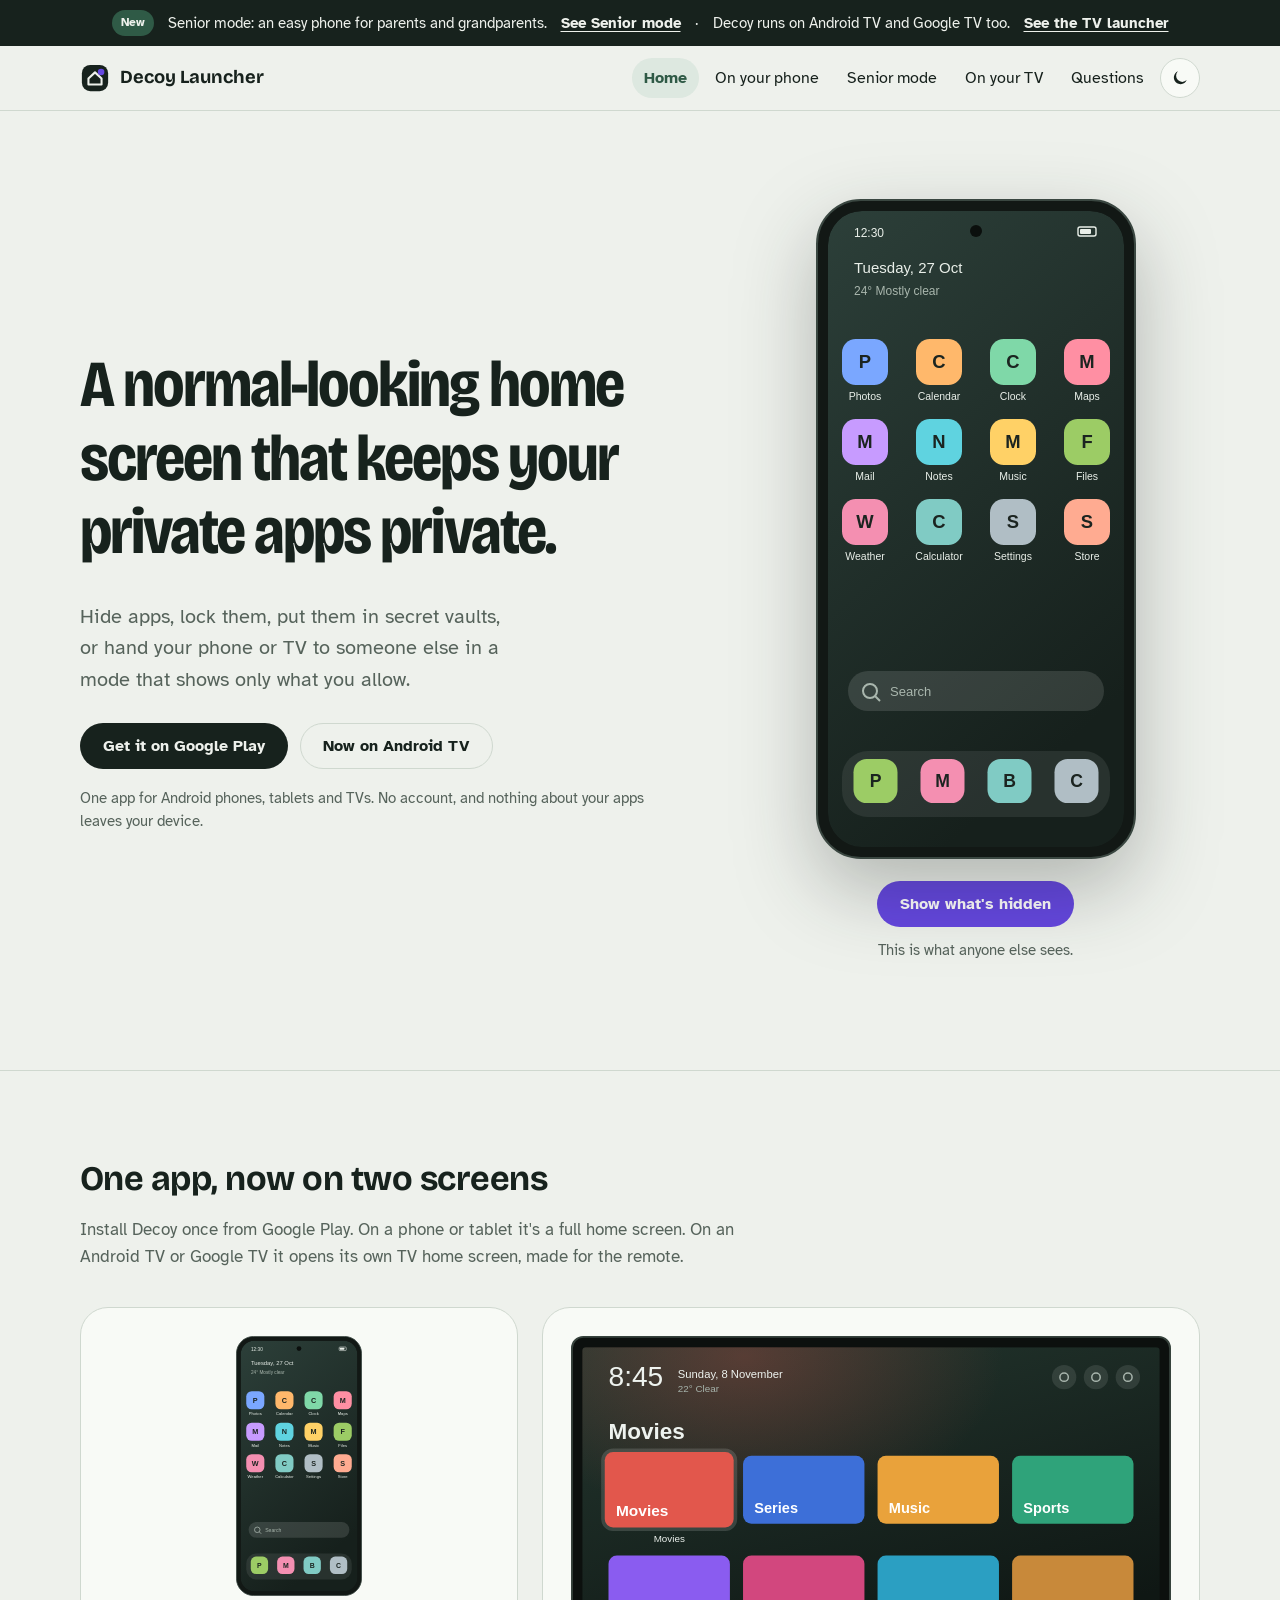
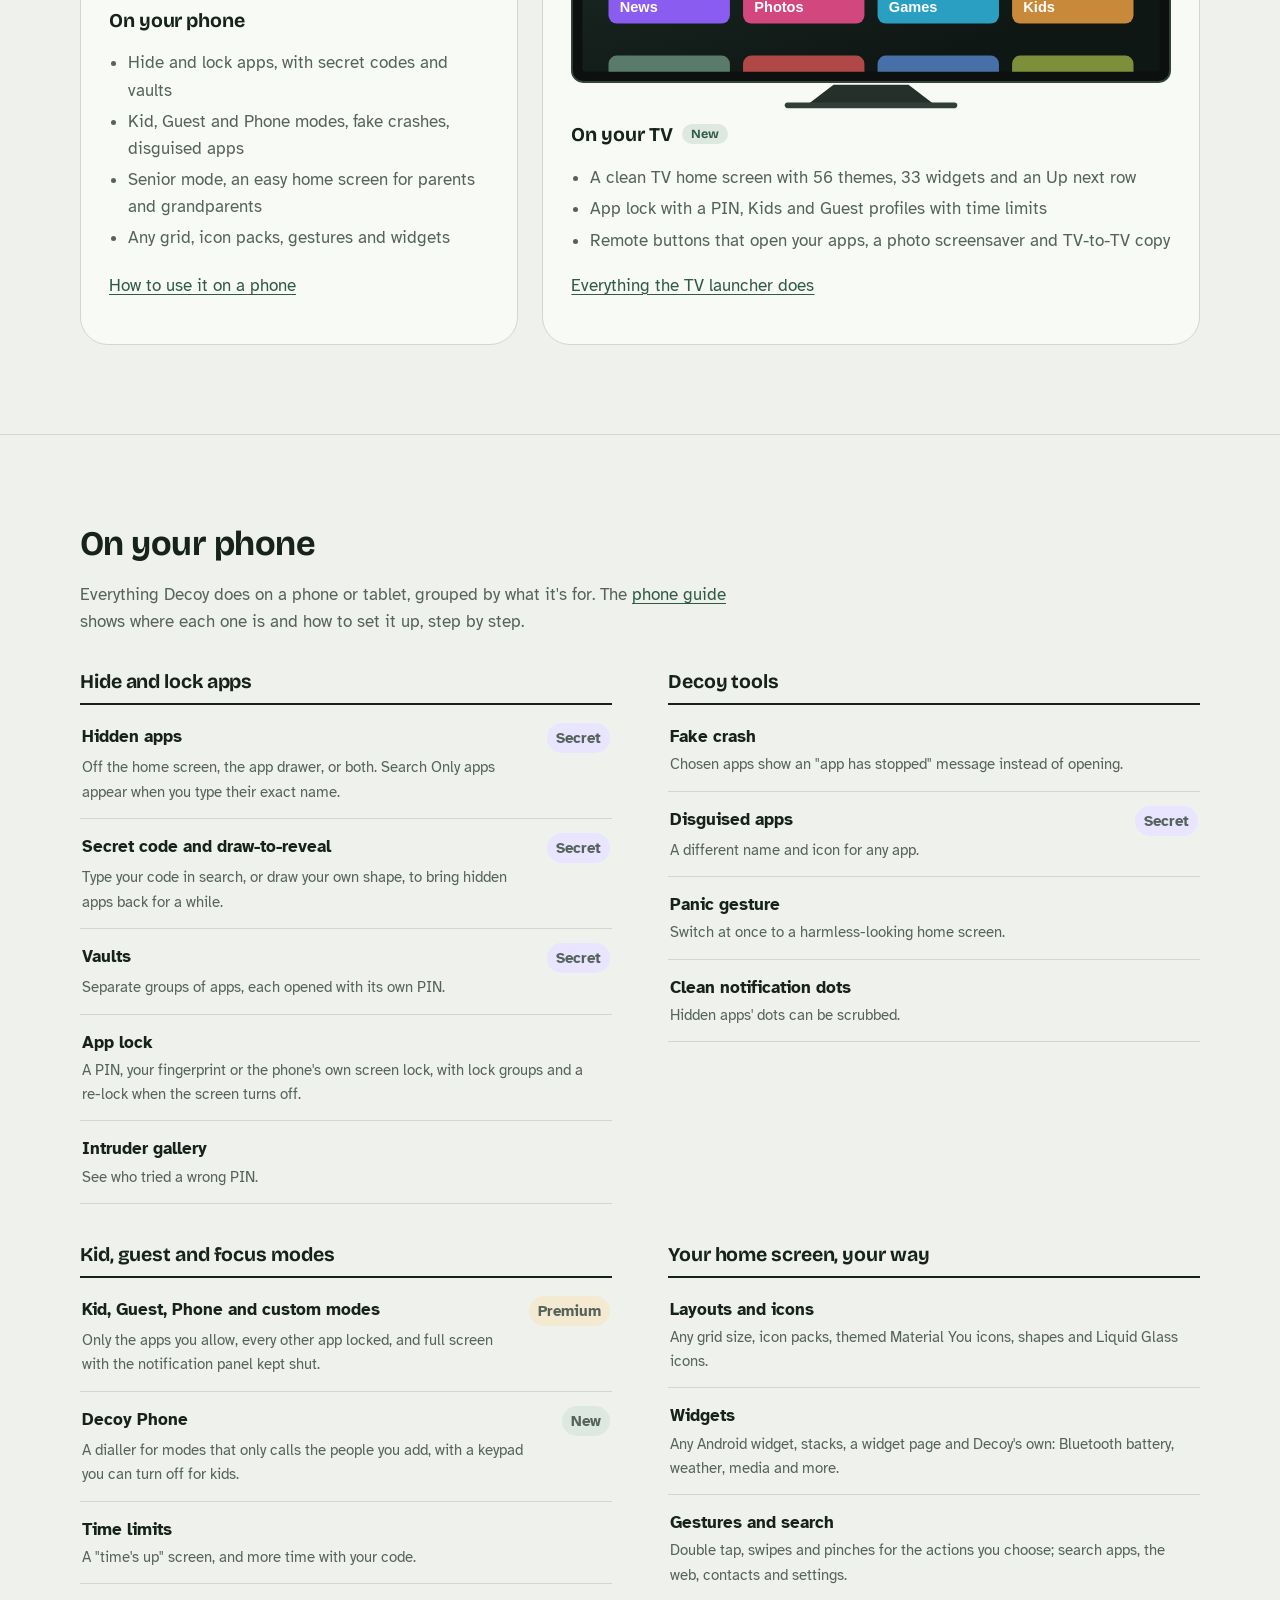
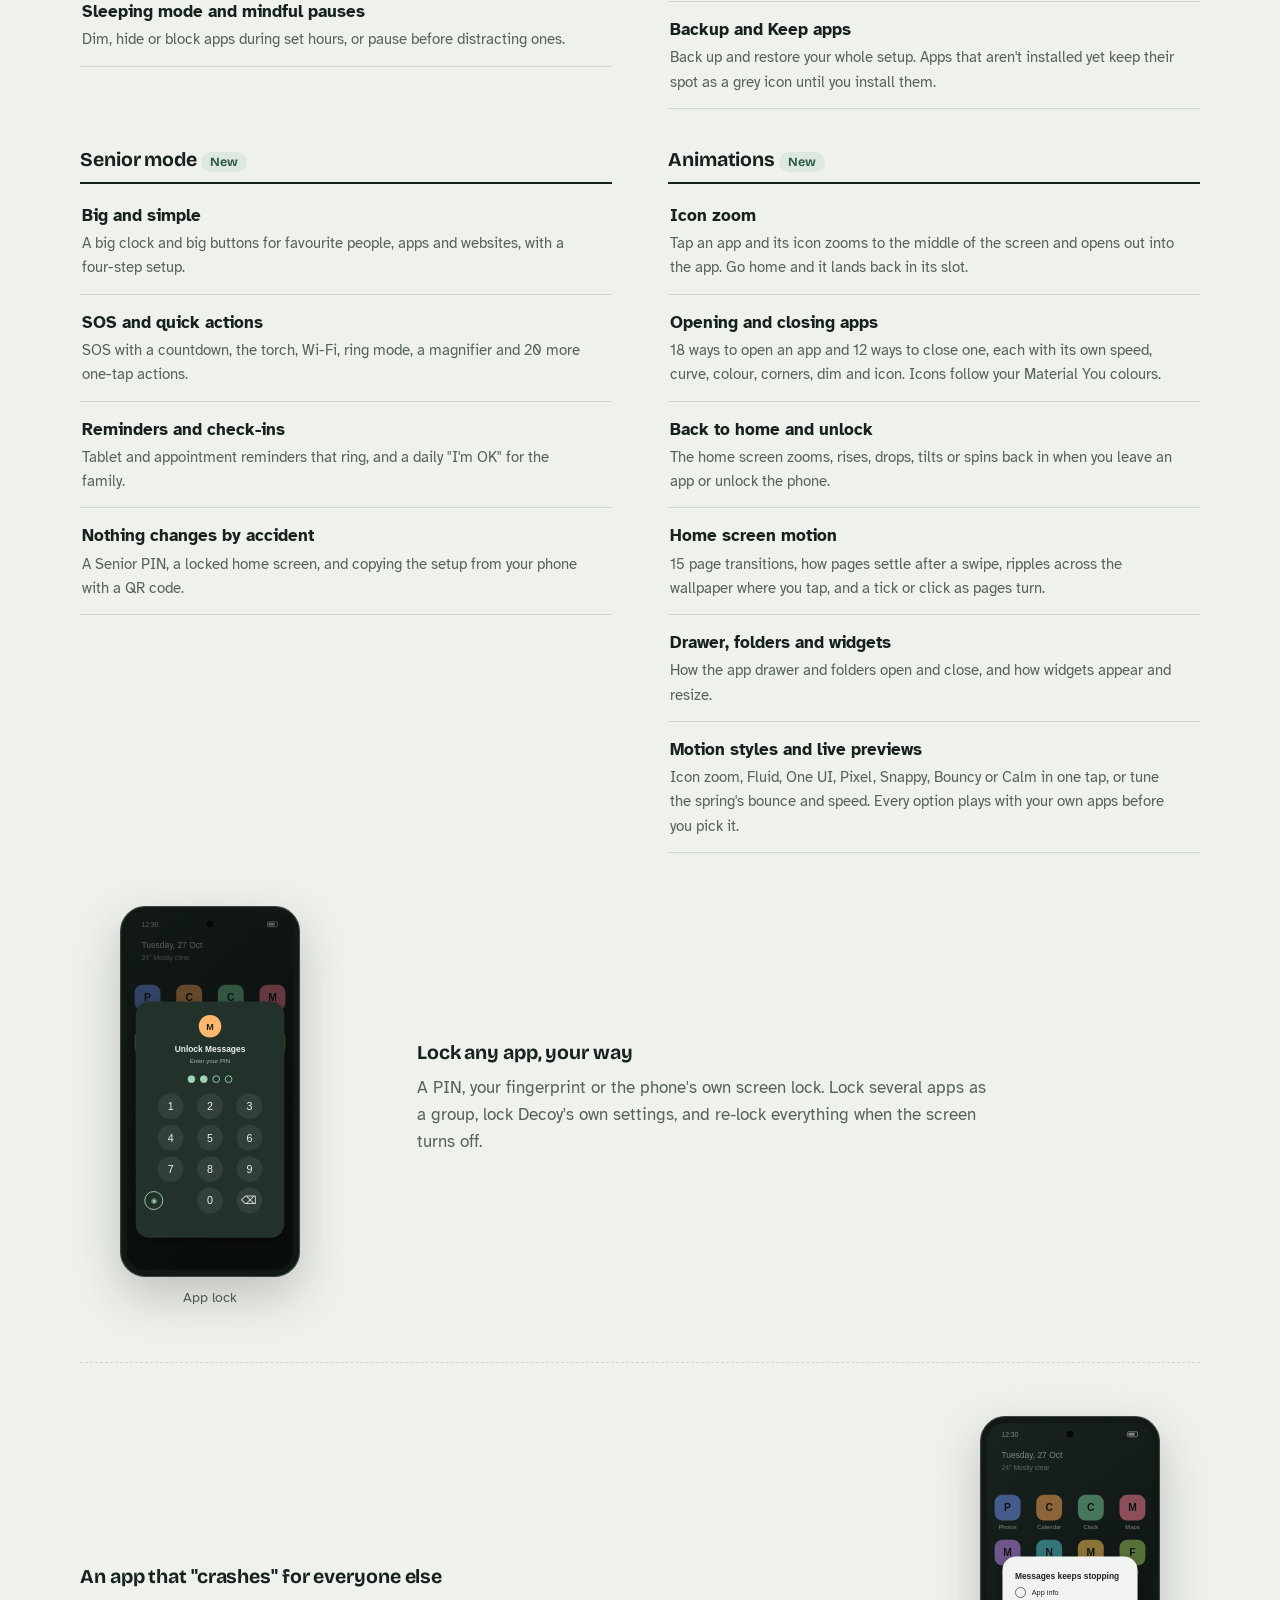
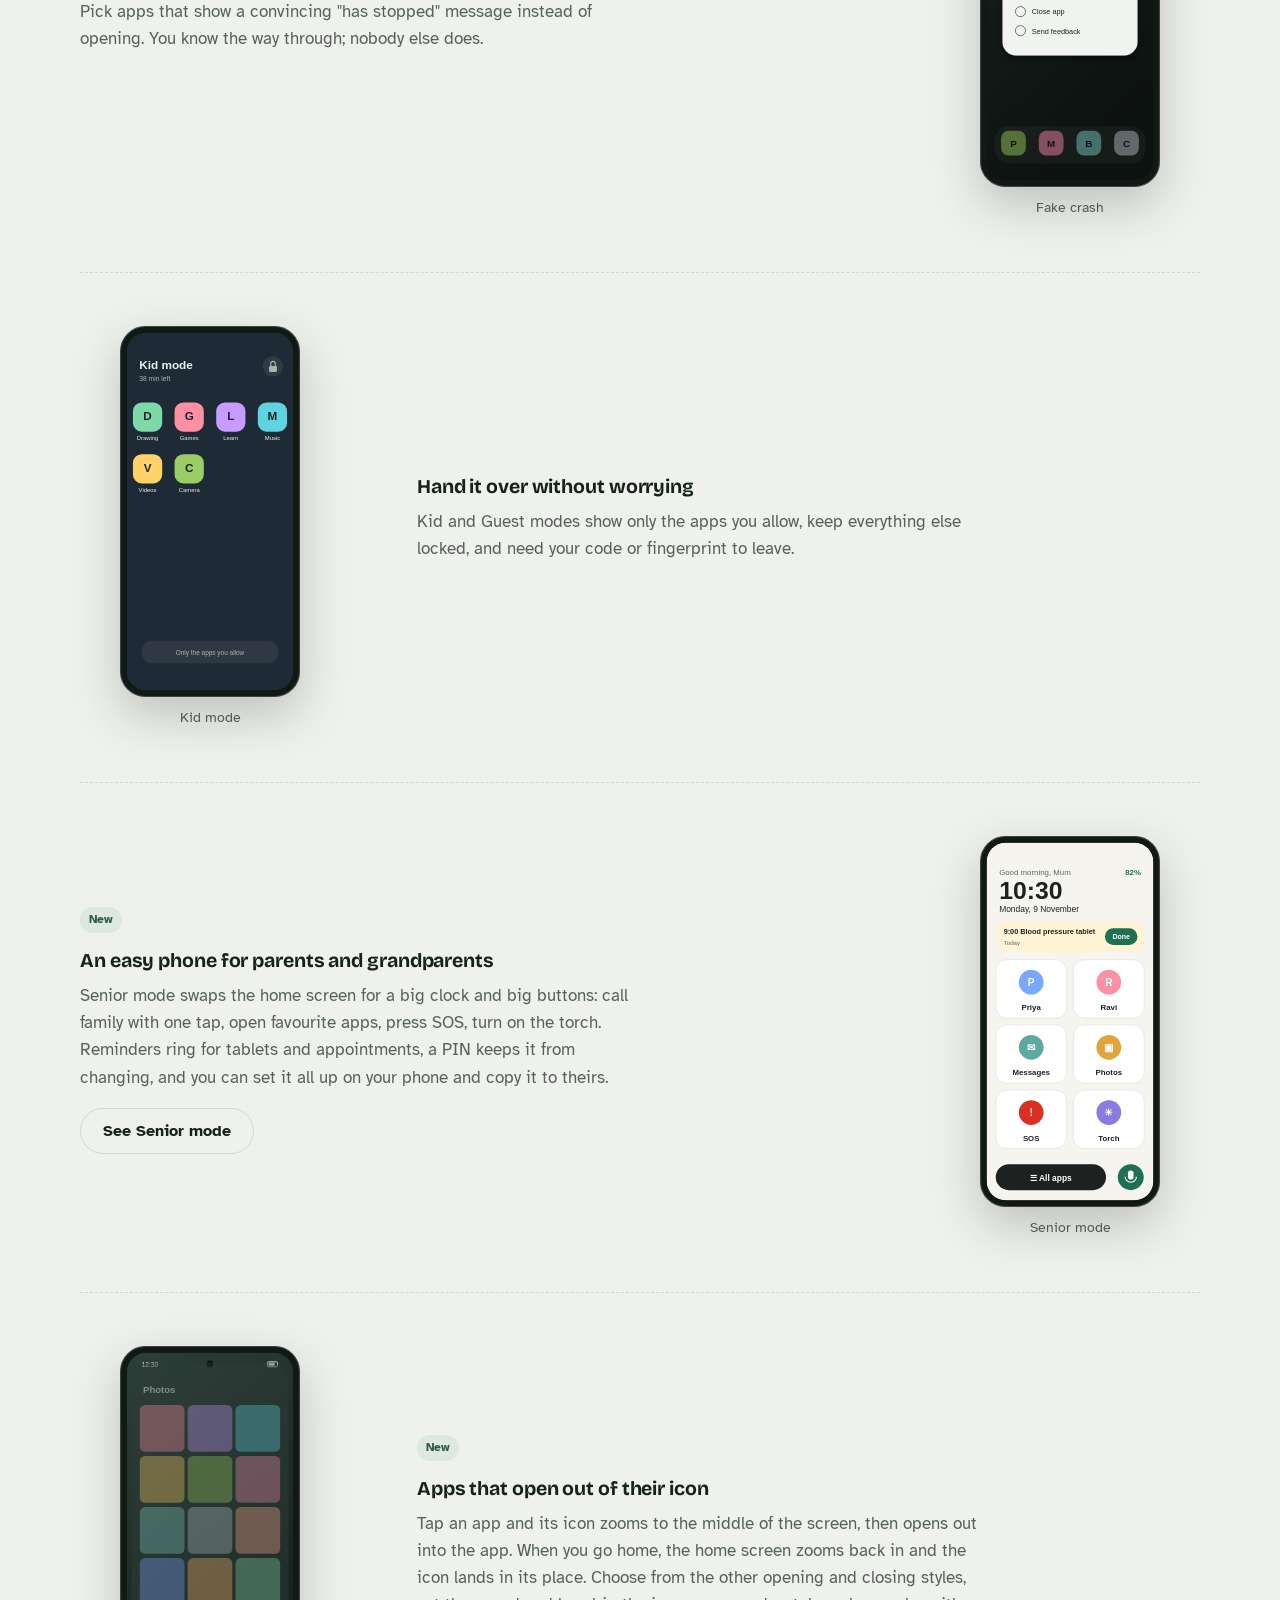
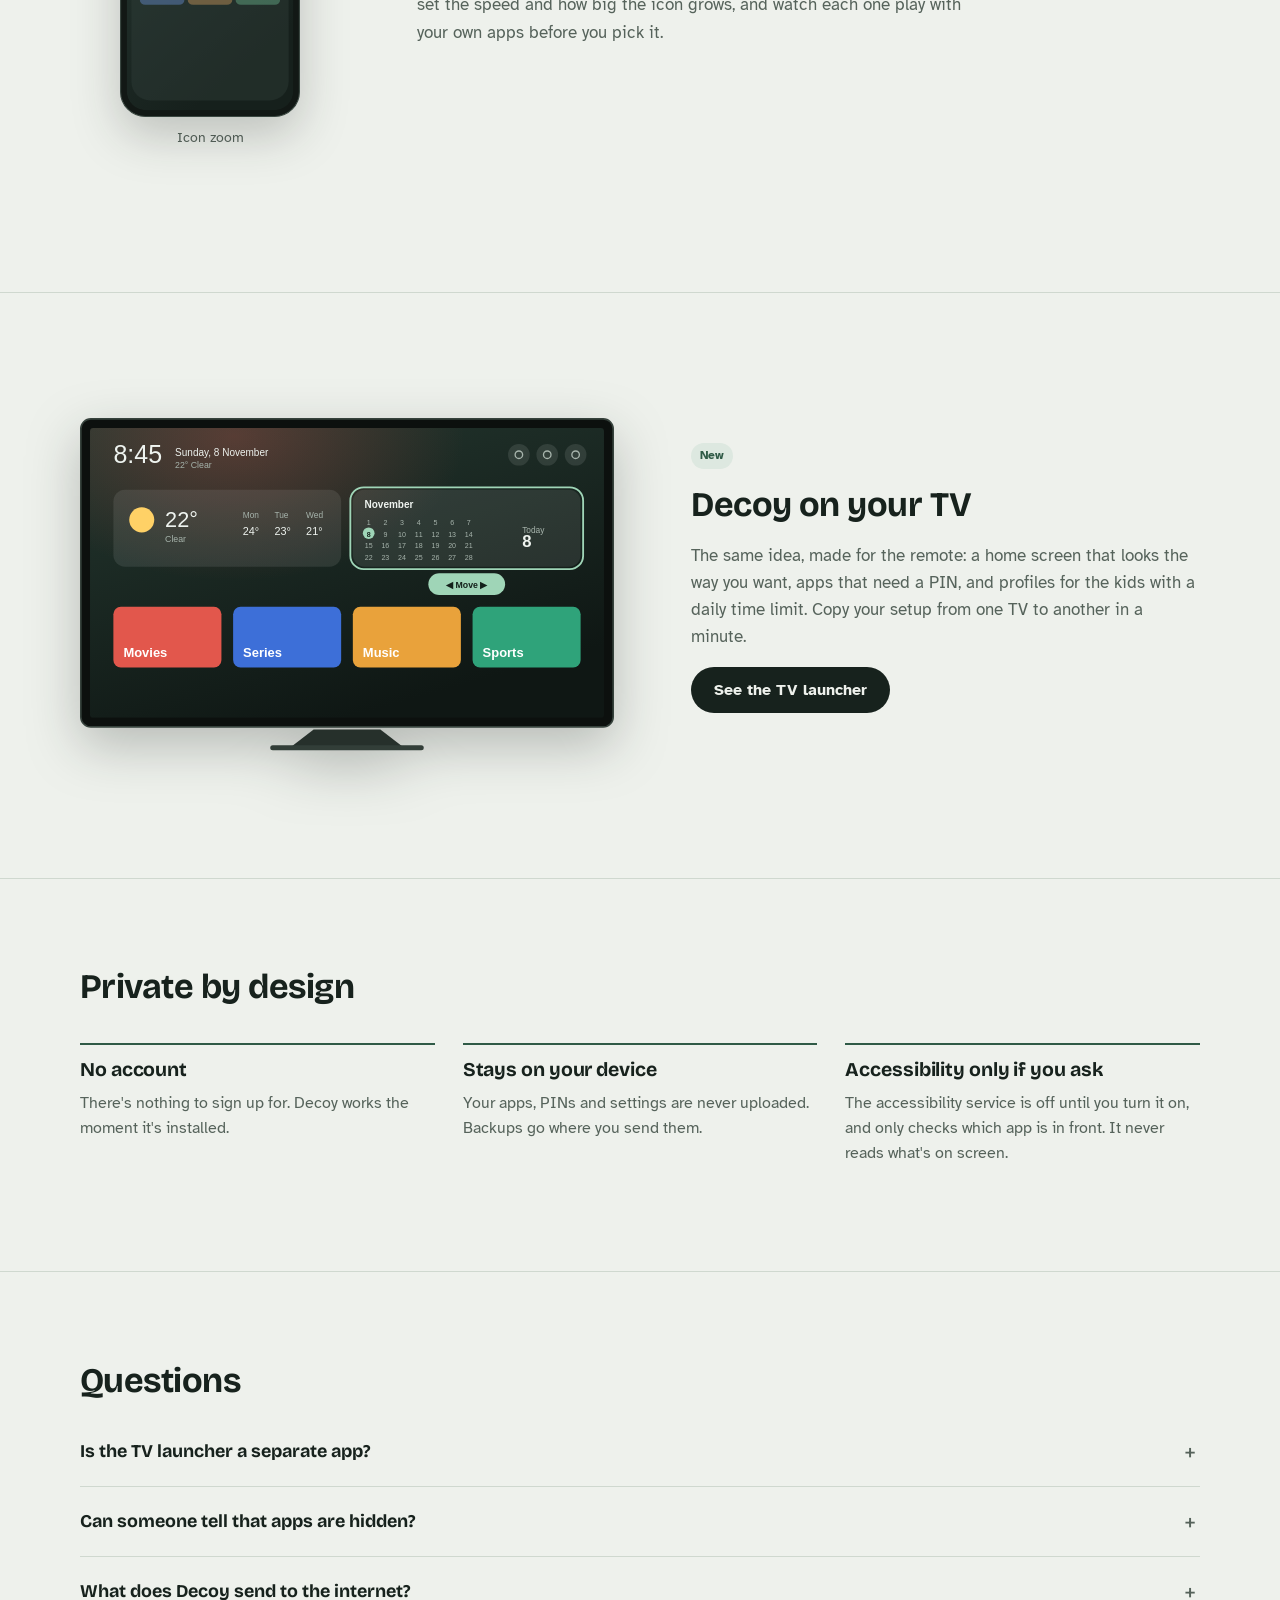
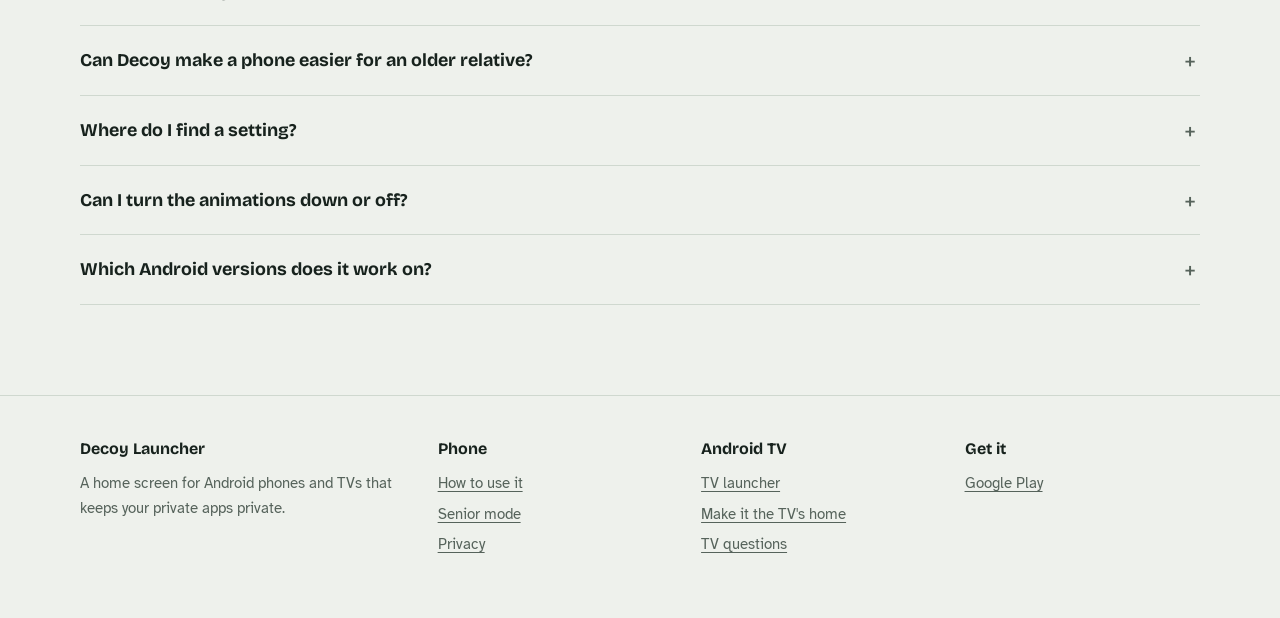
<file: index.html>
<!doctype html>
<html lang="en">
<head>
<meta charset="utf-8">
<meta name="viewport" content="width=device-width, initial-scale=1">
<title>Decoy Launcher</title>
<meta name="description" content="A home screen for Android phones and Android TV that keeps your private apps private: hide and lock apps, profiles for kids and guests, and a home screen made your way.">
<link rel="preconnect" href="https://fonts.googleapis.com">
<link rel="preconnect" href="https://fonts.gstatic.com" crossorigin>
<link href="https://fonts.googleapis.com/css2?family=Atkinson+Hyperlegible:ital,wght@0,400;0,700;1,400&family=Bricolage+Grotesque:opsz,wdth,wght@12..96,75..100,600..800&display=swap" rel="stylesheet">
<link rel="stylesheet" href="assets/css/style.css">
<script src="assets/js/main.js" defer></script>
</head>
<body>
<a class="skip" href="#main">Skip to the content</a>

<div class="news-strip">
  <div class="wrap">
    <span class="tag tag-new">New</span>
    <span>Senior mode: an easy phone for parents and grandparents.</span>
    <a href="senior.html">See Senior mode</a>
    <span aria-hidden="true">·</span>
    <span>Decoy runs on Android TV and Google TV too.</span>
    <a href="tv.html">See the TV launcher</a>
  </div>
</div>

<header class="site-head">
  <div class="wrap">
    <a class="brand" href="index.html">
      <svg viewBox="0 0 32 32" aria-hidden="true"><rect x="2" y="2" width="28" height="28" rx="9" fill="currentColor"/><path d="M9 16.5 16 10l7 6.5V23H9z" fill="none" stroke="var(--bg)" stroke-width="2.2" stroke-linejoin="round"/><circle cx="22.5" cy="9.5" r="3.5" fill="var(--secret)"/></svg>
      Decoy Launcher
    </a>
    <button class="icon-btn menu-btn" aria-expanded="false" aria-controls="site-nav" aria-label="Menu">
      <svg viewBox="0 0 24 24" aria-hidden="true"><path d="M4 7h16M4 12h16M4 17h16" stroke="currentColor" stroke-width="2" stroke-linecap="round"/></svg>
    </button>
    <nav class="nav" id="site-nav" aria-label="Main">
      <a href="index.html" aria-current="page">Home</a>
      <a href="phone.html">On your phone</a>
      <a href="senior.html">Senior mode</a>
      <a href="tv.html">On your TV</a>
      <a href="#faq">Questions</a>
      <button class="icon-btn" data-theme-toggle type="button">
        <svg viewBox="0 0 24 24" aria-hidden="true"><path d="M20 14.5A8 8 0 1 1 9.5 4a6.5 6.5 0 0 0 10.5 10.5z" fill="currentColor"/></svg>
      </button>
    </nav>
  </div>
</header>

<main id="main">

<section class="hero">
  <div class="wrap">
    <div>
      <h1>A normal-looking home screen that keeps your private apps private.</h1>
      <p class="hero-lede">Hide apps, lock them, put them in secret vaults, or hand your phone or TV to someone else in a mode that shows only what you allow.</p>
      <div class="hero-actions">
        <a class="btn btn-primary" href="https://play.google.com/store/apps/details?id=com.jeet_studio.decoy_launcher">Get it on Google Play</a>
        <a class="btn btn-quiet" href="tv.html">Now on Android TV</a>
      </div>
      <p class="hero-note">One app for Android phones, tablets and TVs. No account, and nothing about your apps leaves your device.</p>
    </div>
    <div class="reveal-stage">
      <div class="reveal-phone">
        <img src="assets/img/hero-home.svg" alt="An ordinary-looking Decoy home screen" width="320" height="660">
        <div class="face-hidden"><img src="assets/img/hide-apps.svg" alt="" width="320" height="660"></div>
      </div>
      <button class="btn btn-secret" type="button" data-reveal aria-pressed="false">Show what's hidden</button>
      <p class="reveal-caption" aria-live="polite">This is what anyone else sees.</p>
    </div>
  </div>
</section>

<section class="band" aria-labelledby="two-screens">
  <div class="wrap">
    <div class="band-intro">
      <h2 id="two-screens">One app, now on two screens</h2>
      <p>Install Decoy once from Google Play. On a phone or tablet it's a full home screen. On an Android TV or Google TV it opens its own TV home screen, made for the remote.</p>
    </div>
    <div class="platforms">
      <article class="platform">
        <div class="pic"><img src="assets/img/home.svg" alt="Decoy on a phone" width="160" height="330"></div>
        <h3>On your phone</h3>
        <ul>
          <li>Hide and lock apps, with secret codes and vaults</li>
          <li>Kid, Guest and Phone modes, fake crashes, disguised apps</li>
          <li>Senior mode, an easy home screen for parents and grandparents</li>
          <li>Any grid, icon packs, gestures and widgets</li>
        </ul>
        <p><a href="phone.html">How to use it on a phone</a></p>
      </article>
      <article class="platform tv">
        <div class="pic"><img src="assets/img/tv-home.svg" alt="Decoy on a TV: the clock, a dock of apps and the app grid" width="640" height="400"></div>
        <h3>On your TV <span class="tag tag-new">New</span></h3>
        <ul>
          <li>A clean TV home screen with 56 themes, 33 widgets and an Up next row</li>
          <li>App lock with a PIN, Kids and Guest profiles with time limits</li>
          <li>Remote buttons that open your apps, a photo screensaver and TV-to-TV copy</li>
        </ul>
        <p><a href="tv.html">Everything the TV launcher does</a></p>
      </article>
    </div>
  </div>
</section>

<section class="band" id="phone" aria-labelledby="phone-title">
  <div class="wrap">
    <div class="band-intro">
      <h2 id="phone-title">On your phone</h2>
      <p>Everything Decoy does on a phone or tablet, grouped by what it's for. The <a href="phone.html">phone guide</a> shows where each one is and how to set it up, step by step.</p>
    </div>
    <div class="index-groups">
      <div class="index-group">
        <h3>Hide and lock apps</h3>
        <ul>
          <li><a href="phone.html#hide"><strong>Hidden apps</strong><span>Off the home screen, the app drawer, or both. Search Only apps appear when you type their exact name.</span><span class="tag tag-secret">Secret</span></a></li>
          <li><a href="phone.html#reveal"><strong>Secret code and draw-to-reveal</strong><span>Type your code in search, or draw your own shape, to bring hidden apps back for a while.</span><span class="tag tag-secret">Secret</span></a></li>
          <li><a href="phone.html#vaults"><strong>Vaults</strong><span>Separate groups of apps, each opened with its own PIN.</span><span class="tag tag-secret">Secret</span></a></li>
          <li><a href="phone.html#lock"><strong>App lock</strong><span>A PIN, your fingerprint or the phone's own screen lock, with lock groups and a re-lock when the screen turns off.</span></a></li>
          <li><a href="phone.html#intruders"><strong>Intruder gallery</strong><span>See who tried a wrong PIN.</span></a></li>
        </ul>
      </div>
      <div class="index-group">
        <h3>Decoy tools</h3>
        <ul>
          <li><a href="phone.html#crash"><strong>Fake crash</strong><span>Chosen apps show an "app has stopped" message instead of opening.</span></a></li>
          <li><a href="phone.html#disguise"><strong>Disguised apps</strong><span>A different name and icon for any app.</span><span class="tag tag-secret">Secret</span></a></li>
          <li><div><strong>Panic gesture</strong><span>Switch at once to a harmless-looking home screen.</span></div></li>
          <li><a href="phone.html#hide"><strong>Clean notification dots</strong><span>Hidden apps' dots can be scrubbed.</span></a></li>
        </ul>
      </div>
      <div class="index-group">
        <h3>Kid, guest and focus modes</h3>
        <ul>
          <li><a href="phone.html#modes"><strong>Kid, Guest, Phone and custom modes</strong><span>Only the apps you allow, every other app locked, and full screen with the notification panel kept shut.</span><span class="tag tag-premium">Premium</span></a></li>
          <li><a href="phone.html#decoy-phone"><strong>Decoy Phone</strong><span>A dialler for modes that only calls the people you add, with a keypad you can turn off for kids.</span><span class="tag tag-new">New</span></a></li>
          <li><a href="phone.html#modes"><strong>Time limits</strong><span>A "time's up" screen, and more time with your code.</span></a></li>
          <li><a href="phone.html#schedule"><strong>Sleeping mode and mindful pauses</strong><span>Dim, hide or block apps during set hours, or pause before distracting ones.</span></a></li>
        </ul>
      </div>
      <div class="index-group">
        <h3>Your home screen, your way</h3>
        <ul>
          <li><a href="phone.html#layout"><strong>Layouts and icons</strong><span>Any grid size, icon packs, themed Material You icons, shapes and Liquid Glass icons.</span></a></li>
          <li><a href="phone.html#widgets"><strong>Widgets</strong><span>Any Android widget, stacks, a widget page and Decoy's own: Bluetooth battery, weather, media and more.</span></a></li>
          <li><a href="phone.html#gestures"><strong>Gestures and search</strong><span>Double tap, swipes and pinches for the actions you choose; search apps, the web, contacts and settings.</span></a></li>
          <li><a href="phone.html#backup"><strong>Backup and Keep apps</strong><span>Back up and restore your whole setup. Apps that aren't installed yet keep their spot as a grey icon until you install them.</span></a></li>
        </ul>
      </div>
      <div class="index-group">
        <h3>Senior mode <span class="tag tag-new">New</span></h3>
        <ul>
          <li><a href="senior.html"><strong>Big and simple</strong><span>A big clock and big buttons for favourite people, apps and websites, with a four-step setup.</span></a></li>
          <li><a href="senior.html#sos"><strong>SOS and quick actions</strong><span>SOS with a countdown, the torch, Wi-Fi, ring mode, a magnifier and 20 more one-tap actions.</span></a></li>
          <li><a href="senior.html#reminders"><strong>Reminders and check-ins</strong><span>Tablet and appointment reminders that ring, and a daily "I'm OK" for the family.</span></a></li>
          <li><a href="senior.html#protect"><strong>Nothing changes by accident</strong><span>A Senior PIN, a locked home screen, and copying the setup from your phone with a QR code.</span></a></li>
        </ul>
      </div>
      <div class="index-group">
        <h3>Animations <span class="tag tag-new">New</span></h3>
        <ul>
          <li><a href="phone.html#animations"><strong>Icon zoom</strong><span>Tap an app and its icon zooms to the middle of the screen and opens out into the app. Go home and it lands back in its slot.</span></a></li>
          <li><a href="phone.html#animations"><strong>Opening and closing apps</strong><span>18 ways to open an app and 12 ways to close one, each with its own speed, curve, colour, corners, dim and icon. Icons follow your Material You colours.</span></a></li>
          <li><a href="phone.html#animations"><strong>Back to home and unlock</strong><span>The home screen zooms, rises, drops, tilts or spins back in when you leave an app or unlock the phone.</span></a></li>
          <li><a href="phone.html#animations"><strong>Home screen motion</strong><span>15 page transitions, how pages settle after a swipe, ripples across the wallpaper where you tap, and a tick or click as pages turn.</span></a></li>
          <li><a href="phone.html#animations"><strong>Drawer, folders and widgets</strong><span>How the app drawer and folders open and close, and how widgets appear and resize.</span></a></li>
          <li><a href="phone.html#animations"><strong>Motion styles and live previews</strong><span>Icon zoom, Fluid, One UI, Pixel, Snappy, Bouncy or Calm in one tap, or tune the spring's bounce and speed. Every option plays with your own apps before you pick it.</span></a></li>
        </ul>
      </div>
    </div>

    <div class="show-row">
      <figure class="phone"><img src="assets/img/lock.svg" alt="The PIN screen for a locked app" width="320" height="660"><figcaption>App lock</figcaption></figure>
      <div>
        <h3>Lock any app, your way</h3>
        <p>A PIN, your fingerprint or the phone's own screen lock. Lock several apps as a group, lock Decoy's own settings, and re-lock everything when the screen turns off.</p>
      </div>
    </div>
    <div class="show-row flip">
      <figure class="phone"><img src="assets/img/fake-crash.svg" alt="A fake 'app has stopped' message" width="320" height="660"><figcaption>Fake crash</figcaption></figure>
      <div>
        <h3>An app that "crashes" for everyone else</h3>
        <p>Pick apps that show a convincing "has stopped" message instead of opening. You know the way through; nobody else does.</p>
      </div>
    </div>
    <div class="show-row">
      <figure class="phone"><img src="assets/img/profiles.svg" alt="A Kid mode home screen" width="320" height="660"><figcaption>Kid mode</figcaption></figure>
      <div>
        <h3>Hand it over without worrying</h3>
        <p>Kid and Guest modes show only the apps you allow, keep everything else locked, and need your code or fingerprint to leave.</p>
      </div>
    </div>
    <div class="show-row flip">
      <figure class="phone"><img src="assets/img/senior.svg" alt="Senior mode: a big clock, a reminder and big buttons for family, apps, SOS and the torch" width="320" height="660"><figcaption>Senior mode</figcaption></figure>
      <div>
        <p><span class="tag tag-new">New</span></p>
        <h3>An easy phone for parents and grandparents</h3>
        <p>Senior mode swaps the home screen for a big clock and big buttons: call family with one tap, open favourite apps, press SOS, turn on the torch. Reminders ring for tablets and appointments, a PIN keeps it from changing, and you can set it all up on your phone and copy it to theirs.</p>
        <p><a class="btn btn-quiet" href="senior.html">See Senior mode</a></p>
      </div>
    </div>
    <div class="show-row">
      <figure class="phone">
        <picture>
          <source srcset="assets/img/animations-still.svg" media="(prefers-reduced-motion: reduce)">
          <img src="assets/img/animations.svg" alt="An app's icon zooming to the middle of the screen, opening out into the app, then landing back in its place on the home screen" width="320" height="660">
        </picture>
        <figcaption>Icon zoom</figcaption>
      </figure>
      <div>
        <p><span class="tag tag-new">New</span></p>
        <h3>Apps that open out of their icon</h3>
        <p>Tap an app and its icon zooms to the middle of the screen, then opens out into the app. When you go home, the home screen zooms back in and the icon lands in its place. Choose from the other opening and closing styles, set the speed and how big the icon grows, and watch each one play with your own apps before you pick it.</p>
      </div>
    </div>
  </div>
</section>

<section class="band" aria-labelledby="tv-teaser">
  <div class="wrap">
    <div class="show-row wide">
      <figure class="tv"><img src="assets/img/tv-widgets.svg" alt="Decoy on a TV with weather and calendar widgets above the dock" width="640" height="400"></figure>
      <div>
        <p><span class="tag tag-new">New</span></p>
        <h2 id="tv-teaser">Decoy on your TV</h2>
        <p>The same idea, made for the remote: a home screen that looks the way you want, apps that need a PIN, and profiles for the kids with a daily time limit. Copy your setup from one TV to another in a minute.</p>
        <p><a class="btn btn-primary" href="tv.html">See the TV launcher</a></p>
      </div>
    </div>
  </div>
</section>

<section class="band" id="privacy" aria-labelledby="privacy-title">
  <div class="wrap">
    <div class="band-intro">
      <h2 id="privacy-title">Private by design</h2>
    </div>
    <div class="promise">
      <div><h3>No account</h3><p>There's nothing to sign up for. Decoy works the moment it's installed.</p></div>
      <div><h3>Stays on your device</h3><p>Your apps, PINs and settings are never uploaded. Backups go where you send them.</p></div>
      <div><h3>Accessibility only if you ask</h3><p>The accessibility service is off until you turn it on, and only checks which app is in front. It never reads what's on screen.</p></div>
    </div>
  </div>
</section>

<section class="band" id="faq" aria-labelledby="faq-title">
  <div class="wrap">
    <h2 id="faq-title">Questions</h2>
    <details class="faq">
      <summary>Is the TV launcher a separate app?</summary>
      <div><p>No. It's the same Decoy Launcher from Google Play. On a TV it opens the TV home screen automatically.</p></div>
    </details>
    <details class="faq">
      <summary>Can someone tell that apps are hidden?</summary>
      <div><p>Decoy looks like an ordinary home screen. Hidden apps only come back with your code, your shape or your fingerprint.</p></div>
    </details>
    <details class="faq">
      <summary>What does Decoy send to the internet?</summary>
      <div><p>Nothing about you or your apps. Some widgets fetch public information, such as the weather for the city you picked, and the TV's wallpaper can be Bing's photo of the day.</p></div>
    </details>
    <details class="faq">
      <summary>Can Decoy make a phone easier for an older relative?</summary>
      <div><p>Yes. Turn on Senior mode for big buttons, one-tap calls, SOS, reminders and a PIN that stops accidental changes. See <a href="senior.html">Senior mode</a>.</p></div>
    </details>
    <details class="faq">
      <summary>Where do I find a setting?</summary>
      <div><p>Hold an empty spot on the home screen and tap Home settings, then use the search at the top. The <a href="phone.html">phone guide</a> shows where every feature is.</p></div>
    </details>
    <details class="faq">
      <summary>Can I turn the animations down or off?</summary>
      <div><p>Yes. Every animation has a "None" or "System" choice, and when "Remove animations" is on in Android's accessibility settings, Decoy's animations switch off too.</p></div>
    </details>
    <details class="faq">
      <summary>Which Android versions does it work on?</summary>
      <div><p>Android 8.0 and newer, on phones, tablets, Android TV and Google TV.</p></div>
    </details>
  </div>
</section>

</main>

<footer class="site-foot">
  <div class="wrap">
    <div>
      <h4>Decoy Launcher</h4>
      <p>A home screen for Android phones and TVs that keeps your private apps private.</p>
    </div>
    <div>
      <h4>Phone</h4>
      <ul><li><a href="phone.html">How to use it</a></li><li><a href="senior.html">Senior mode</a></li><li><a href="#privacy">Privacy</a></li></ul>
    </div>
    <div>
      <h4>Android TV</h4>
      <ul><li><a href="tv.html">TV launcher</a></li><li><a href="tv.html#setup">Make it the TV's home</a></li><li><a href="tv.html#faq">TV questions</a></li></ul>
    </div>
    <div>
      <h4>Get it</h4>
      <ul><li><a href="https://play.google.com/store/apps/details?id=com.jeet_studio.decoy_launcher">Google Play</a></li></ul>
    </div>
  </div>
</footer>
</body>
</html>
</file>
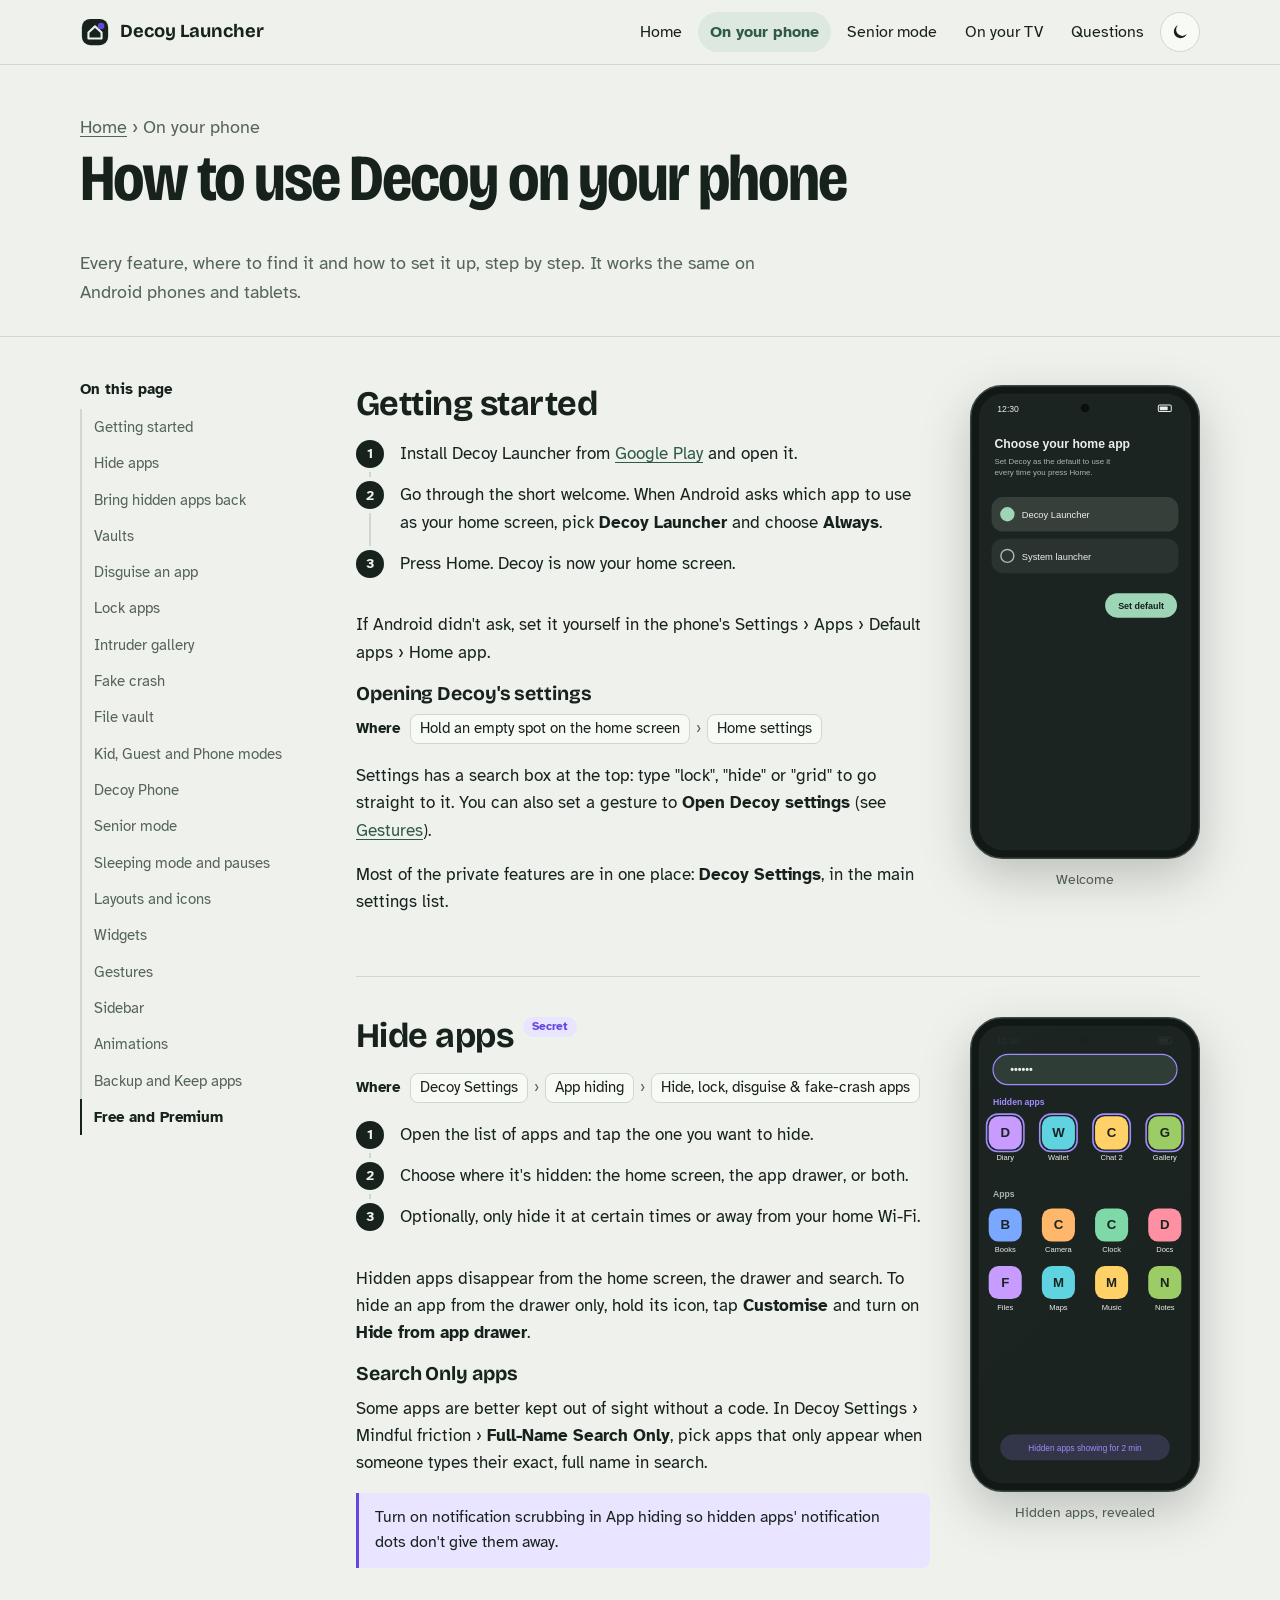
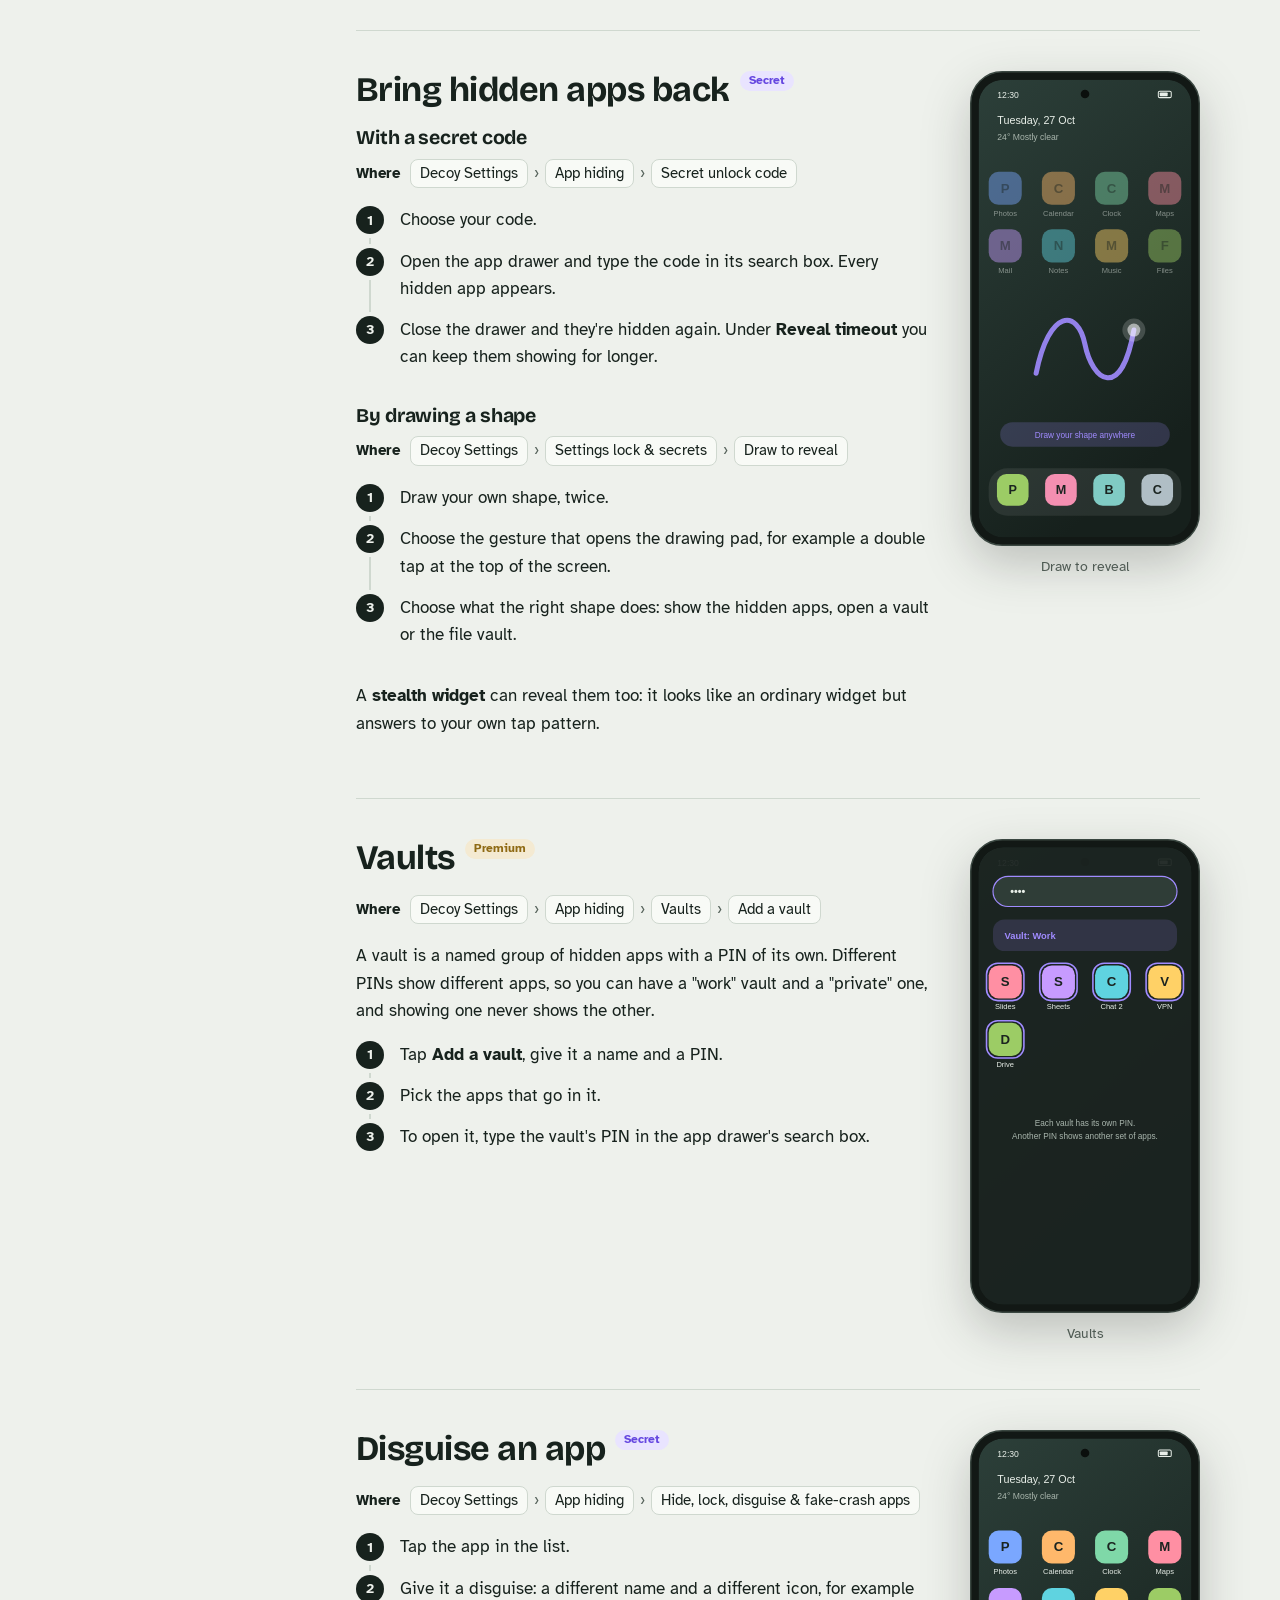
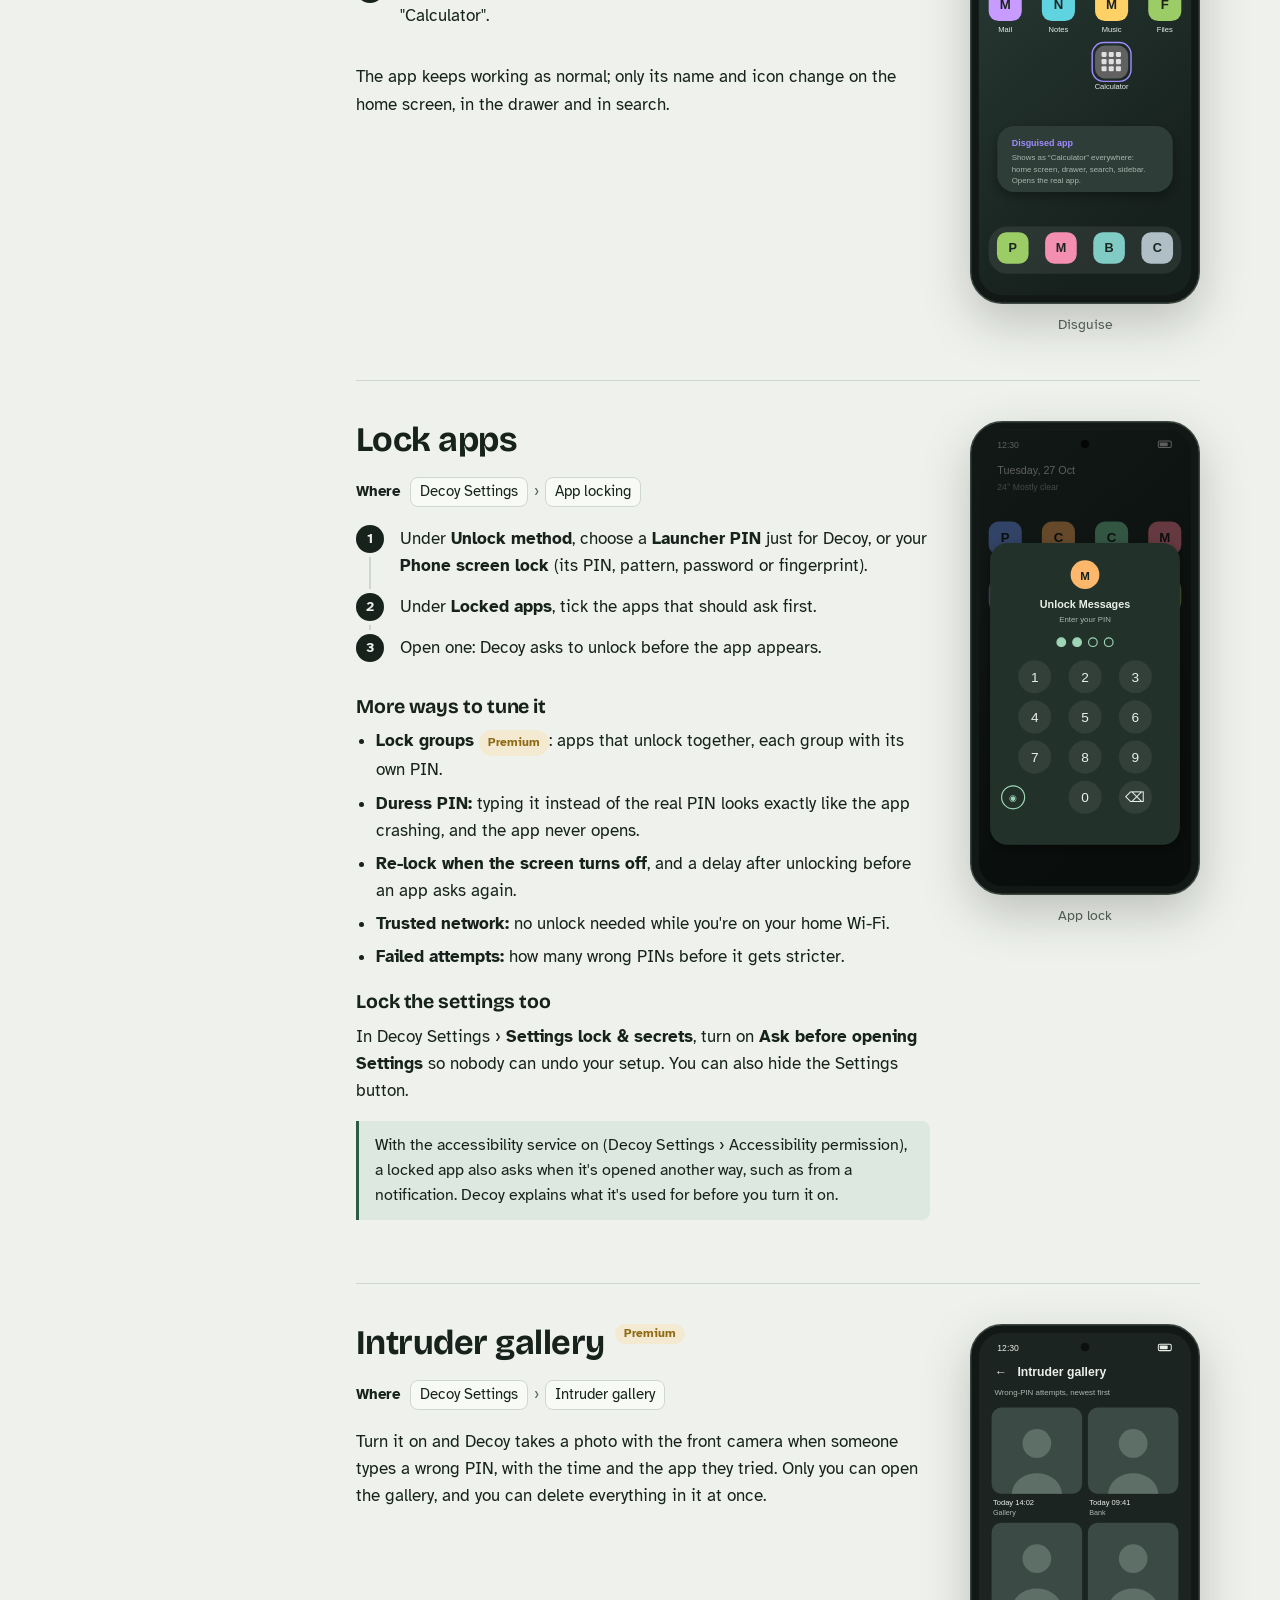
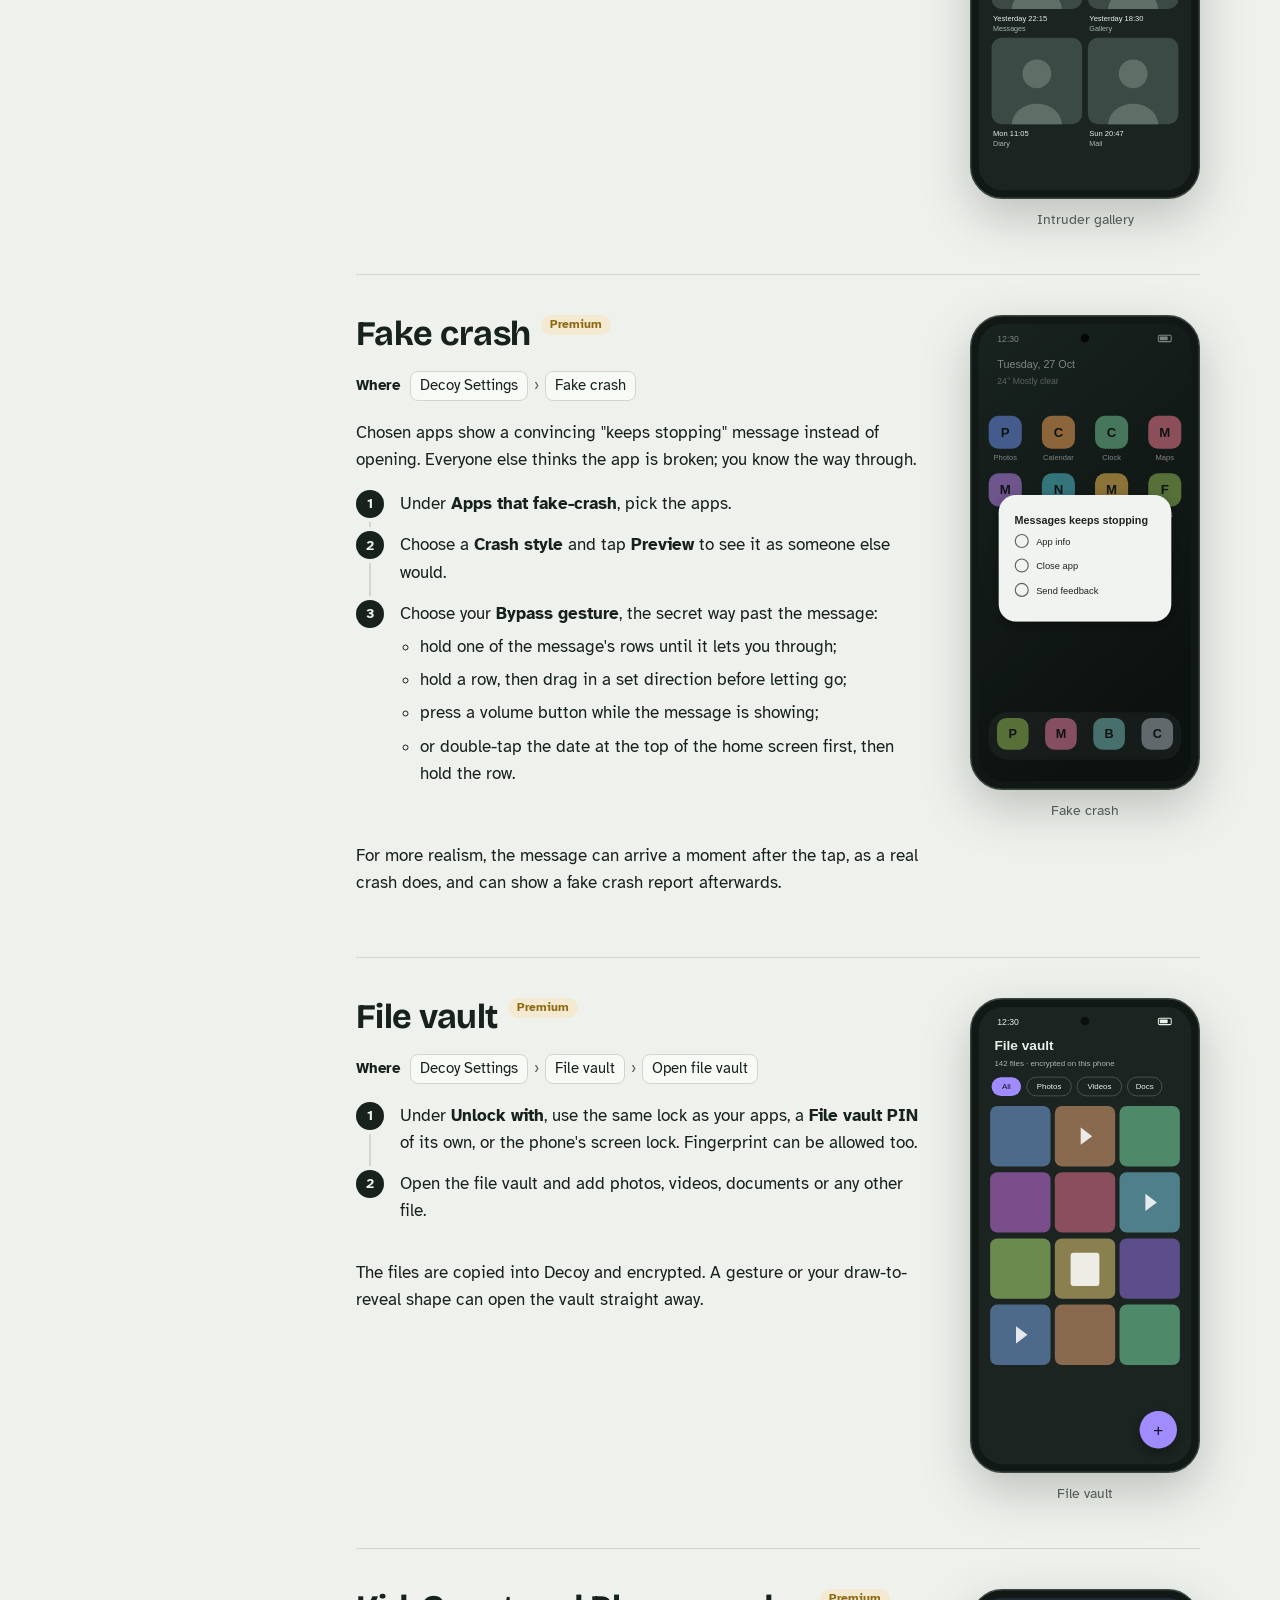
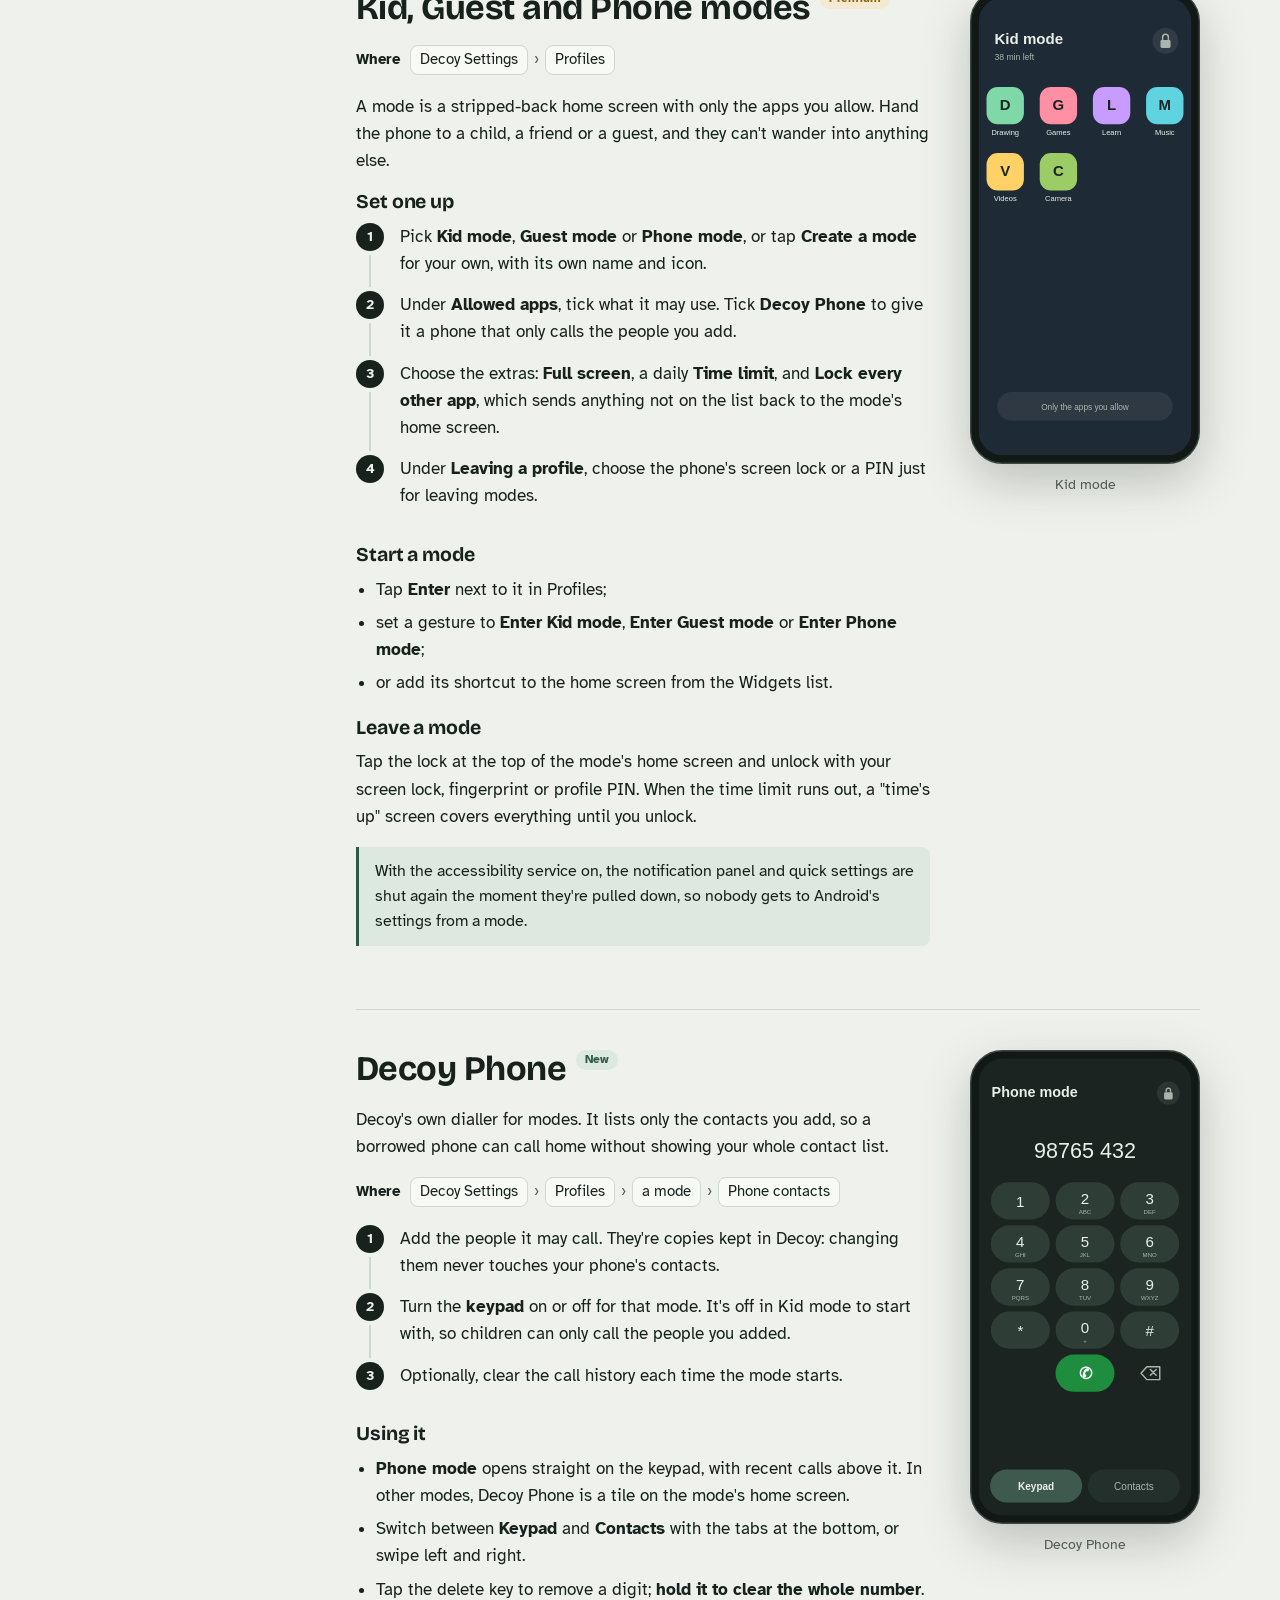
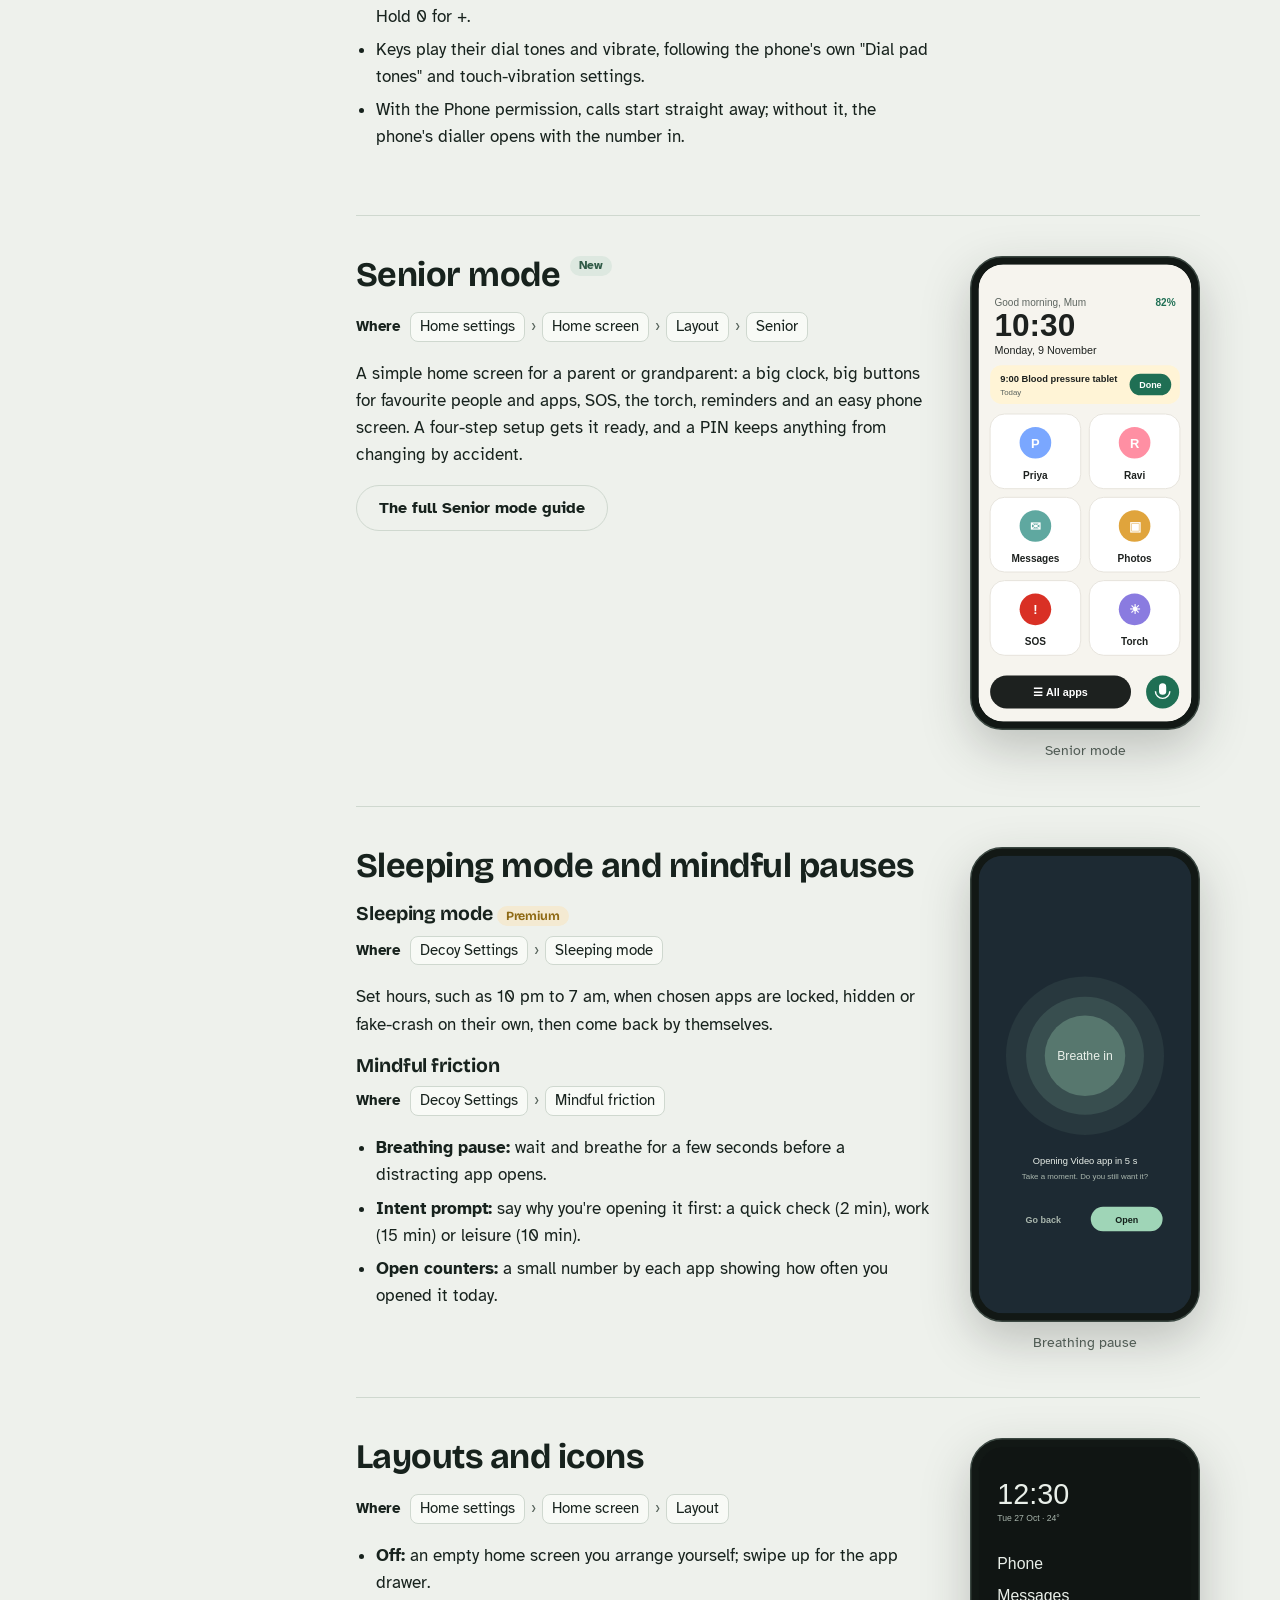
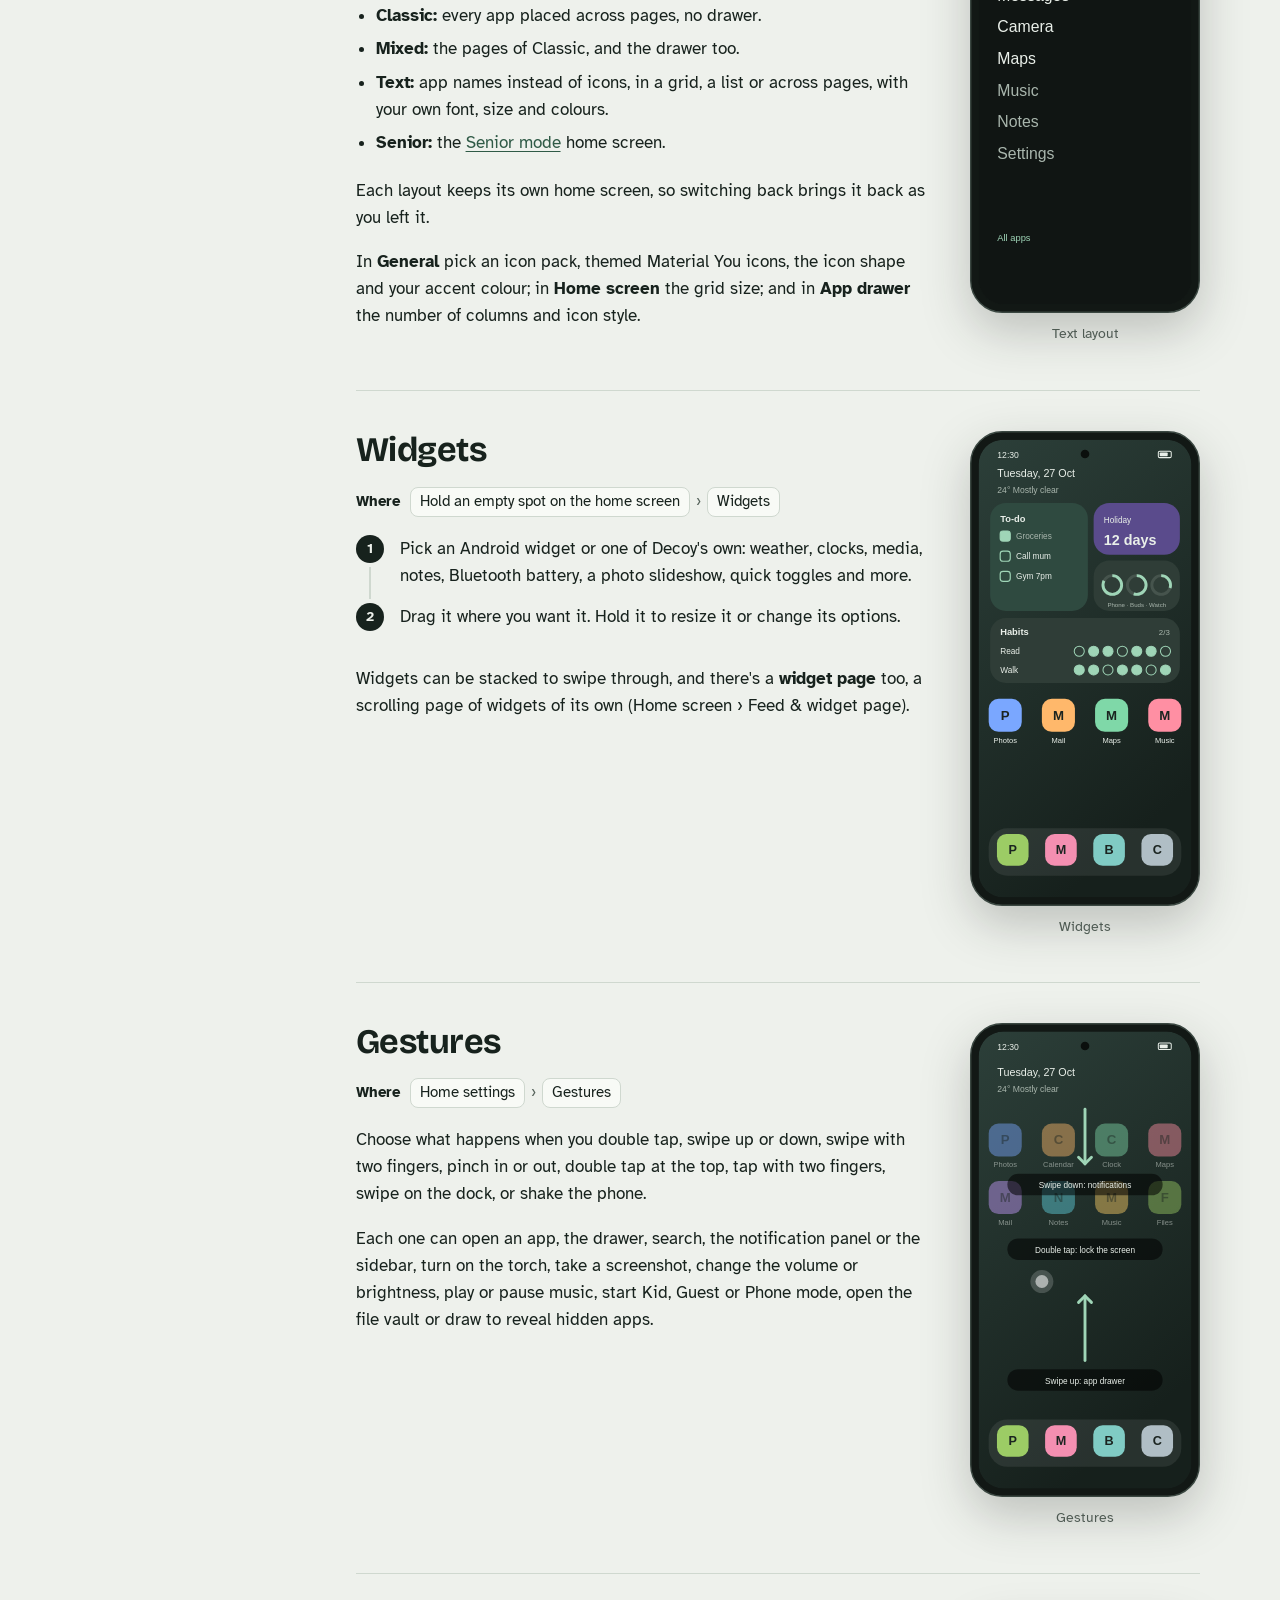
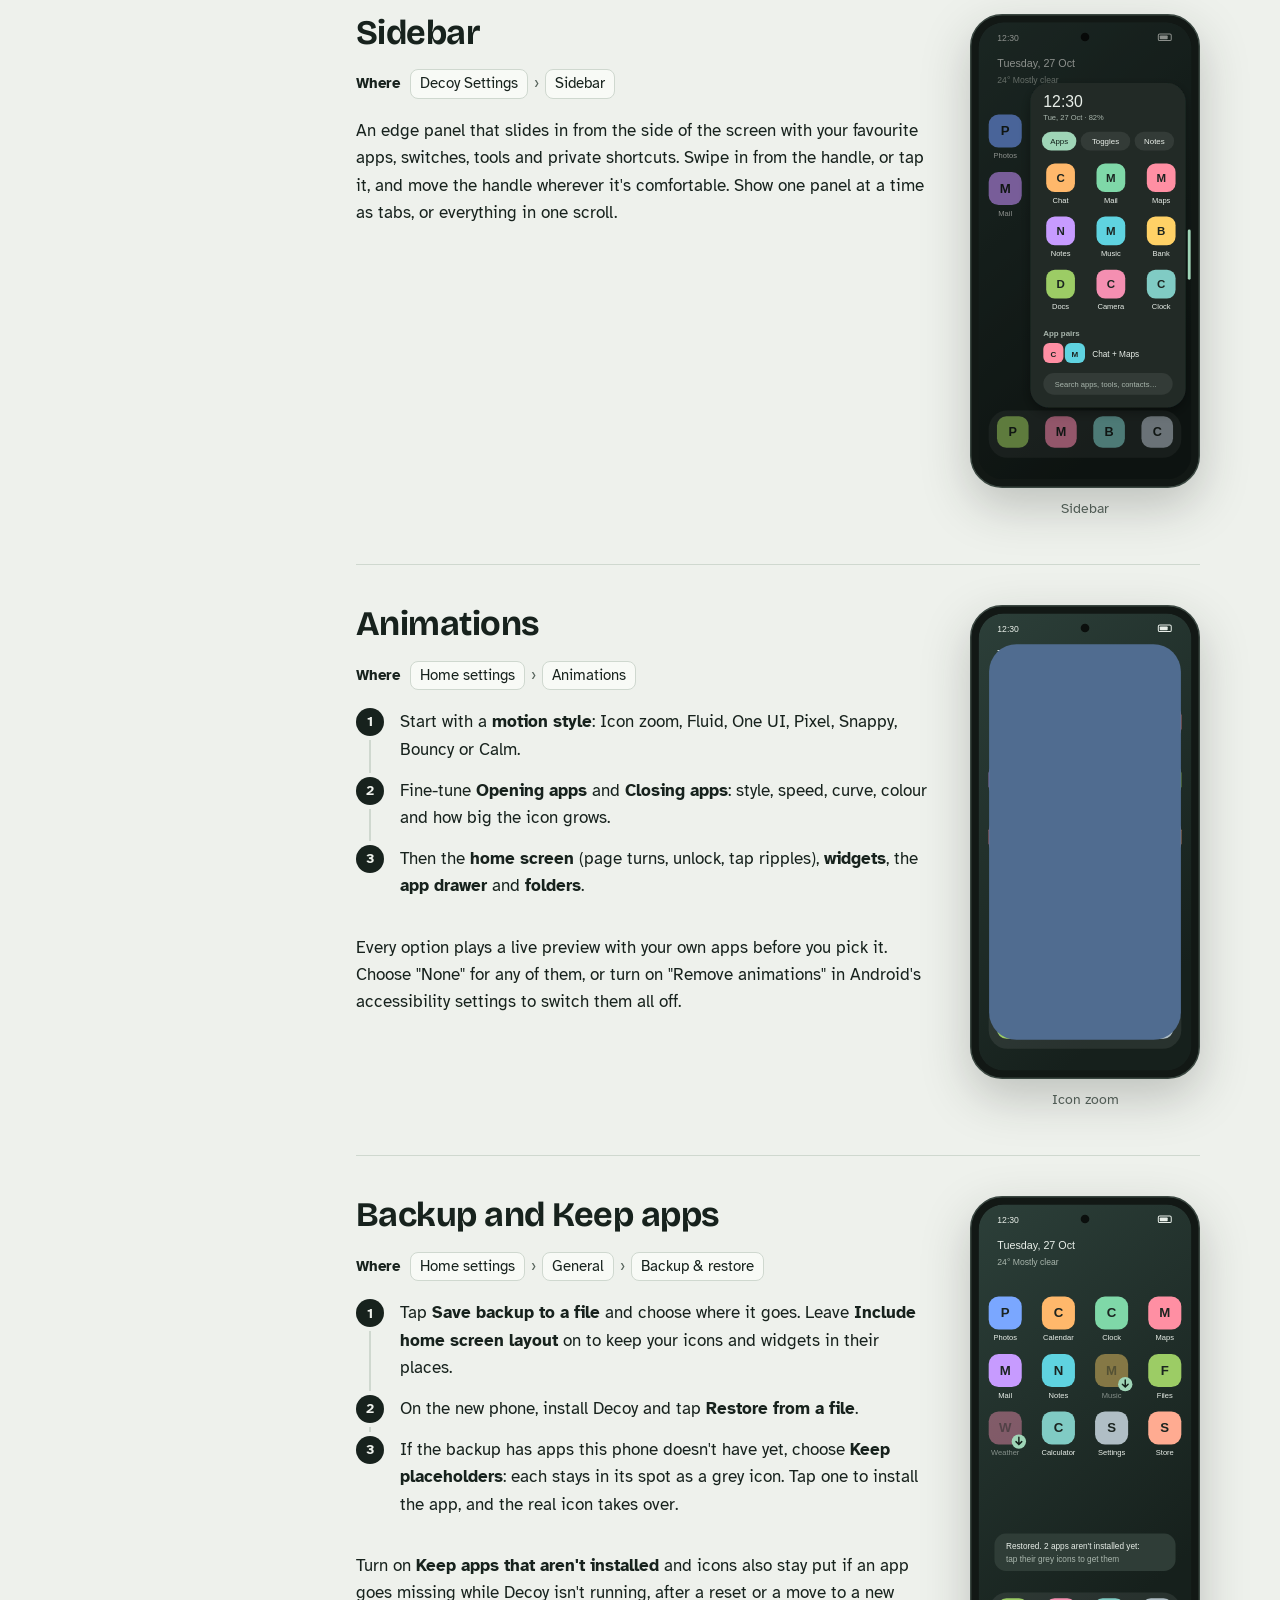
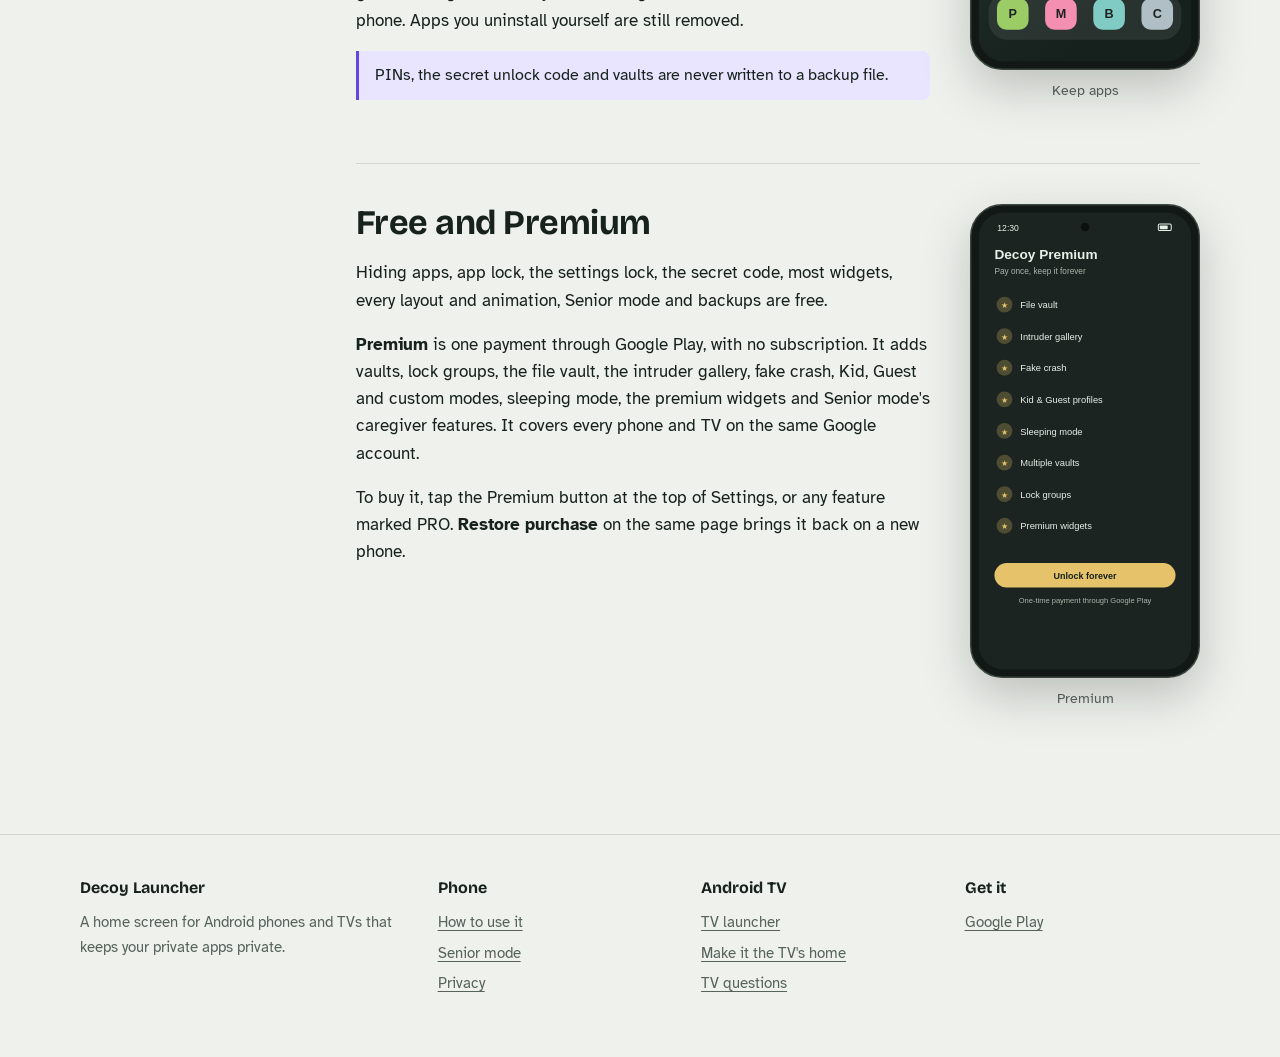
<file: phone.html>
<!doctype html>
<html lang="en">
<head>
<meta charset="utf-8">
<meta name="viewport" content="width=device-width, initial-scale=1">
<title>How to use Decoy on your phone</title>
<meta name="description" content="A step-by-step guide to Decoy Launcher on Android phones and tablets: hiding and locking apps, vaults, fake crash, Kid, Guest and Phone modes, Decoy Phone, Senior mode, gestures, widgets, animations and backups.">
<link rel="preconnect" href="https://fonts.googleapis.com">
<link rel="preconnect" href="https://fonts.gstatic.com" crossorigin>
<link href="https://fonts.googleapis.com/css2?family=Atkinson+Hyperlegible:ital,wght@0,400;0,700;1,400&family=Bricolage+Grotesque:opsz,wdth,wght@12..96,75..100,600..800&display=swap" rel="stylesheet">
<link rel="stylesheet" href="assets/css/style.css">
<script src="assets/js/main.js" defer></script>
</head>
<body>
<a class="skip" href="#main">Skip to the content</a>

<header class="site-head">
  <div class="wrap">
    <a class="brand" href="index.html">
      <svg viewBox="0 0 32 32" aria-hidden="true"><rect x="2" y="2" width="28" height="28" rx="9" fill="currentColor"/><path d="M9 16.5 16 10l7 6.5V23H9z" fill="none" stroke="var(--bg)" stroke-width="2.2" stroke-linejoin="round"/><circle cx="22.5" cy="9.5" r="3.5" fill="var(--secret)"/></svg>
      Decoy Launcher
    </a>
    <button class="icon-btn menu-btn" aria-expanded="false" aria-controls="site-nav" aria-label="Menu">
      <svg viewBox="0 0 24 24" aria-hidden="true"><path d="M4 7h16M4 12h16M4 17h16" stroke="currentColor" stroke-width="2" stroke-linecap="round"/></svg>
    </button>
    <nav class="nav" id="site-nav" aria-label="Main">
      <a href="index.html">Home</a>
      <a href="phone.html" aria-current="page">On your phone</a>
      <a href="senior.html">Senior mode</a>
      <a href="tv.html">On your TV</a>
      <a href="index.html#faq">Questions</a>
      <button class="icon-btn" data-theme-toggle type="button">
        <svg viewBox="0 0 24 24" aria-hidden="true"><path d="M20 14.5A8 8 0 1 1 9.5 4a6.5 6.5 0 0 0 10.5 10.5z" fill="currentColor"/></svg>
      </button>
    </nav>
  </div>
</header>

<main id="main">

<div class="page-head">
  <div class="wrap">
    <p class="crumbs"><a href="index.html">Home</a> › On your phone</p>
    <h1>How to use Decoy on your phone</h1>
    <p>Every feature, where to find it and how to set it up, step by step. It works the same on Android phones and tablets.</p>
  </div>
</div>

<div class="wrap guide">
  <nav class="toc" aria-label="On this page">
    <p>On this page</p>
    <ol>
      <li><a href="#start">Getting started</a></li>
      <li><a href="#hide">Hide apps</a></li>
      <li><a href="#reveal">Bring hidden apps back</a></li>
      <li><a href="#vaults">Vaults</a></li>
      <li><a href="#disguise">Disguise an app</a></li>
      <li><a href="#lock">Lock apps</a></li>
      <li><a href="#intruders">Intruder gallery</a></li>
      <li><a href="#crash">Fake crash</a></li>
      <li><a href="#files">File vault</a></li>
      <li><a href="#modes">Kid, Guest and Phone modes</a></li>
      <li><a href="#decoy-phone">Decoy Phone</a></li>
      <li><a href="#senior">Senior mode</a></li>
      <li><a href="#schedule">Sleeping mode and pauses</a></li>
      <li><a href="#layout">Layouts and icons</a></li>
      <li><a href="#widgets">Widgets</a></li>
      <li><a href="#gestures">Gestures</a></li>
      <li><a href="#sidebar">Sidebar</a></li>
      <li><a href="#animations">Animations</a></li>
      <li><a href="#backup">Backup and Keep apps</a></li>
      <li><a href="#premium">Free and Premium</a></li>
    </ol>
  </nav>

  <div>

    <section class="topic" id="start">
      <div class="topic-text">
        <h2>Getting started</h2>
        <ol class="steps">
          <li>Install Decoy Launcher from <a href="https://play.google.com/store/apps/details?id=com.jeet_studio.decoy_launcher">Google Play</a> and open it.</li>
          <li>Go through the short welcome. When Android asks which app to use as your home screen, pick <b>Decoy Launcher</b> and choose <b>Always</b>.</li>
          <li>Press Home. Decoy is now your home screen.</li>
        </ol>
        <p>If Android didn't ask, set it yourself in the phone's Settings › Apps › Default apps › Home app.</p>
        <h3>Opening Decoy's settings</h3>
        <p class="where"><b>Where</b><span>Hold an empty spot on the home screen</span><i>›</i><span>Home settings</span></p>
        <p>Settings has a search box at the top: type "lock", "hide" or "grid" to go straight to it. You can also set a gesture to <b>Open Decoy settings</b> (see <a href="#gestures">Gestures</a>).</p>
        <p>Most of the private features are in one place: <b>Decoy Settings</b>, in the main settings list.</p>
      </div>
      <figure class="phone"><img src="assets/img/first-run.svg" alt="Decoy's welcome screen" width="230" height="474" loading="lazy"><figcaption>Welcome</figcaption></figure>
    </section>

    <section class="topic" id="hide">
      <div class="topic-text">
        <h2>Hide apps <span class="tag tag-secret">Secret</span></h2>
        <p class="where"><b>Where</b><span>Decoy Settings</span><i>›</i><span>App hiding</span><i>›</i><span>Hide, lock, disguise &amp; fake-crash apps</span></p>
        <ol class="steps">
          <li>Open the list of apps and tap the one you want to hide.</li>
          <li>Choose where it's hidden: the home screen, the app drawer, or both.</li>
          <li>Optionally, only hide it at certain times or away from your home Wi-Fi.</li>
        </ol>
        <p>Hidden apps disappear from the home screen, the drawer and search. To hide an app from the drawer only, hold its icon, tap <b>Customise</b> and turn on <b>Hide from app drawer</b>.</p>
        <h3>Search Only apps</h3>
        <p>Some apps are better kept out of sight without a code. In Decoy Settings › Mindful friction › <b>Full-Name Search Only</b>, pick apps that only appear when someone types their exact, full name in search.</p>
        <p class="note secret">Turn on notification scrubbing in App hiding so hidden apps' notification dots don't give them away.</p>
      </div>
      <figure class="phone"><img src="assets/img/hide-apps.svg" alt="Hidden apps showing after the secret code was typed" width="230" height="474" loading="lazy"><figcaption>Hidden apps, revealed</figcaption></figure>
    </section>

    <section class="topic" id="reveal">
      <div class="topic-text">
        <h2>Bring hidden apps back <span class="tag tag-secret">Secret</span></h2>
        <h3>With a secret code</h3>
        <p class="where"><b>Where</b><span>Decoy Settings</span><i>›</i><span>App hiding</span><i>›</i><span>Secret unlock code</span></p>
        <ol class="steps">
          <li>Choose your code.</li>
          <li>Open the app drawer and type the code in its search box. Every hidden app appears.</li>
          <li>Close the drawer and they're hidden again. Under <b>Reveal timeout</b> you can keep them showing for longer.</li>
        </ol>
        <h3>By drawing a shape</h3>
        <p class="where"><b>Where</b><span>Decoy Settings</span><i>›</i><span>Settings lock &amp; secrets</span><i>›</i><span>Draw to reveal</span></p>
        <ol class="steps">
          <li>Draw your own shape, twice.</li>
          <li>Choose the gesture that opens the drawing pad, for example a double tap at the top of the screen.</li>
          <li>Choose what the right shape does: show the hidden apps, open a vault or the file vault.</li>
        </ol>
        <p>A <b>stealth widget</b> can reveal them too: it looks like an ordinary widget but answers to your own tap pattern.</p>
      </div>
      <figure class="phone"><img src="assets/img/draw-reveal.svg" alt="Drawing a shape on the screen to reveal hidden apps" width="230" height="474" loading="lazy"><figcaption>Draw to reveal</figcaption></figure>
    </section>

    <section class="topic" id="vaults">
      <div class="topic-text">
        <h2>Vaults <span class="tag tag-premium">Premium</span></h2>
        <p class="where"><b>Where</b><span>Decoy Settings</span><i>›</i><span>App hiding</span><i>›</i><span>Vaults</span><i>›</i><span>Add a vault</span></p>
        <p>A vault is a named group of hidden apps with a PIN of its own. Different PINs show different apps, so you can have a "work" vault and a "private" one, and showing one never shows the other.</p>
        <ol class="steps">
          <li>Tap <b>Add a vault</b>, give it a name and a PIN.</li>
          <li>Pick the apps that go in it.</li>
          <li>To open it, type the vault's PIN in the app drawer's search box.</li>
        </ol>
      </div>
      <figure class="phone"><img src="assets/img/vaults.svg" alt="A list of vaults, each with its own apps" width="230" height="474" loading="lazy"><figcaption>Vaults</figcaption></figure>
    </section>

    <section class="topic" id="disguise">
      <div class="topic-text">
        <h2>Disguise an app <span class="tag tag-secret">Secret</span></h2>
        <p class="where"><b>Where</b><span>Decoy Settings</span><i>›</i><span>App hiding</span><i>›</i><span>Hide, lock, disguise &amp; fake-crash apps</span></p>
        <ol class="steps">
          <li>Tap the app in the list.</li>
          <li>Give it a disguise: a different name and a different icon, for example "Calculator".</li>
        </ol>
        <p>The app keeps working as normal; only its name and icon change on the home screen, in the drawer and in search.</p>
      </div>
      <figure class="phone"><img src="assets/img/disguise.svg" alt="Choosing a new name and icon for an app" width="230" height="474" loading="lazy"><figcaption>Disguise</figcaption></figure>
    </section>

    <section class="topic" id="lock">
      <div class="topic-text">
        <h2>Lock apps</h2>
        <p class="where"><b>Where</b><span>Decoy Settings</span><i>›</i><span>App locking</span></p>
        <ol class="steps">
          <li>Under <b>Unlock method</b>, choose a <b>Launcher PIN</b> just for Decoy, or your <b>Phone screen lock</b> (its PIN, pattern, password or fingerprint).</li>
          <li>Under <b>Locked apps</b>, tick the apps that should ask first.</li>
          <li>Open one: Decoy asks to unlock before the app appears.</li>
        </ol>
        <h3>More ways to tune it</h3>
        <ul class="points">
          <li><b>Lock groups</b> <span class="tag tag-premium">Premium</span>: apps that unlock together, each group with its own PIN.</li>
          <li><b>Duress PIN:</b> typing it instead of the real PIN looks exactly like the app crashing, and the app never opens.</li>
          <li><b>Re-lock when the screen turns off</b>, and a delay after unlocking before an app asks again.</li>
          <li><b>Trusted network:</b> no unlock needed while you're on your home Wi-Fi.</li>
          <li><b>Failed attempts:</b> how many wrong PINs before it gets stricter.</li>
        </ul>
        <h3>Lock the settings too</h3>
        <p>In Decoy Settings › <b>Settings lock &amp; secrets</b>, turn on <b>Ask before opening Settings</b> so nobody can undo your setup. You can also hide the Settings button.</p>
        <p class="note">With the accessibility service on (Decoy Settings › Accessibility permission), a locked app also asks when it's opened another way, such as from a notification. Decoy explains what it's used for before you turn it on.</p>
      </div>
      <figure class="phone"><img src="assets/img/lock.svg" alt="The PIN screen for a locked app" width="230" height="474" loading="lazy"><figcaption>App lock</figcaption></figure>
    </section>

    <section class="topic" id="intruders">
      <div class="topic-text">
        <h2>Intruder gallery <span class="tag tag-premium">Premium</span></h2>
        <p class="where"><b>Where</b><span>Decoy Settings</span><i>›</i><span>Intruder gallery</span></p>
        <p>Turn it on and Decoy takes a photo with the front camera when someone types a wrong PIN, with the time and the app they tried. Only you can open the gallery, and you can delete everything in it at once.</p>
      </div>
      <figure class="phone"><img src="assets/img/intruders.svg" alt="Photos of wrong-PIN attempts with the time and app" width="230" height="474" loading="lazy"><figcaption>Intruder gallery</figcaption></figure>
    </section>

    <section class="topic" id="crash">
      <div class="topic-text">
        <h2>Fake crash <span class="tag tag-premium">Premium</span></h2>
        <p class="where"><b>Where</b><span>Decoy Settings</span><i>›</i><span>Fake crash</span></p>
        <p>Chosen apps show a convincing "keeps stopping" message instead of opening. Everyone else thinks the app is broken; you know the way through.</p>
        <ol class="steps">
          <li>Under <b>Apps that fake-crash</b>, pick the apps.</li>
          <li>Choose a <b>Crash style</b> and tap <b>Preview</b> to see it as someone else would.</li>
          <li>Choose your <b>Bypass gesture</b>, the secret way past the message:
            <ul class="points">
              <li>hold one of the message's rows until it lets you through;</li>
              <li>hold a row, then drag in a set direction before letting go;</li>
              <li>press a volume button while the message is showing;</li>
              <li>or double-tap the date at the top of the home screen first, then hold the row.</li>
            </ul>
          </li>
        </ol>
        <p>For more realism, the message can arrive a moment after the tap, as a real crash does, and can show a fake crash report afterwards.</p>
      </div>
      <figure class="phone"><img src="assets/img/fake-crash.svg" alt="A message saying Messages keeps stopping" width="230" height="474" loading="lazy"><figcaption>Fake crash</figcaption></figure>
    </section>

    <section class="topic" id="files">
      <div class="topic-text">
        <h2>File vault <span class="tag tag-premium">Premium</span></h2>
        <p class="where"><b>Where</b><span>Decoy Settings</span><i>›</i><span>File vault</span><i>›</i><span>Open file vault</span></p>
        <ol class="steps">
          <li>Under <b>Unlock with</b>, use the same lock as your apps, a <b>File vault PIN</b> of its own, or the phone's screen lock. Fingerprint can be allowed too.</li>
          <li>Open the file vault and add photos, videos, documents or any other file.</li>
        </ol>
        <p>The files are copied into Decoy and encrypted. A gesture or your draw-to-reveal shape can open the vault straight away.</p>
      </div>
      <figure class="phone"><img src="assets/img/file-vault.svg" alt="The file vault with photos and documents" width="230" height="474" loading="lazy"><figcaption>File vault</figcaption></figure>
    </section>

    <section class="topic" id="modes">
      <div class="topic-text">
        <h2>Kid, Guest and Phone modes <span class="tag tag-premium">Premium</span></h2>
        <p class="where"><b>Where</b><span>Decoy Settings</span><i>›</i><span>Profiles</span></p>
        <p>A mode is a stripped-back home screen with only the apps you allow. Hand the phone to a child, a friend or a guest, and they can't wander into anything else.</p>
        <h3>Set one up</h3>
        <ol class="steps">
          <li>Pick <b>Kid mode</b>, <b>Guest mode</b> or <b>Phone mode</b>, or tap <b>Create a mode</b> for your own, with its own name and icon.</li>
          <li>Under <b>Allowed apps</b>, tick what it may use. Tick <b>Decoy Phone</b> to give it a phone that only calls the people you add.</li>
          <li>Choose the extras: <b>Full screen</b>, a daily <b>Time limit</b>, and <b>Lock every other app</b>, which sends anything not on the list back to the mode's home screen.</li>
          <li>Under <b>Leaving a profile</b>, choose the phone's screen lock or a PIN just for leaving modes.</li>
        </ol>
        <h3>Start a mode</h3>
        <ul class="points">
          <li>Tap <b>Enter</b> next to it in Profiles;</li>
          <li>set a gesture to <b>Enter Kid mode</b>, <b>Enter Guest mode</b> or <b>Enter Phone mode</b>;</li>
          <li>or add its shortcut to the home screen from the Widgets list.</li>
        </ul>
        <h3>Leave a mode</h3>
        <p>Tap the lock at the top of the mode's home screen and unlock with your screen lock, fingerprint or profile PIN. When the time limit runs out, a "time's up" screen covers everything until you unlock.</p>
        <p class="note">With the accessibility service on, the notification panel and quick settings are shut again the moment they're pulled down, so nobody gets to Android's settings from a mode.</p>
      </div>
      <figure class="phone"><img src="assets/img/profiles.svg" alt="A Kid mode home screen with six apps and the time left" width="230" height="474" loading="lazy"><figcaption>Kid mode</figcaption></figure>
    </section>

    <section class="topic" id="decoy-phone">
      <div class="topic-text">
        <h2>Decoy Phone <span class="tag tag-new">New</span></h2>
        <p>Decoy's own dialler for modes. It lists only the contacts you add, so a borrowed phone can call home without showing your whole contact list.</p>
        <p class="where"><b>Where</b><span>Decoy Settings</span><i>›</i><span>Profiles</span><i>›</i><span>a mode</span><i>›</i><span>Phone contacts</span></p>
        <ol class="steps">
          <li>Add the people it may call. They're copies kept in Decoy: changing them never touches your phone's contacts.</li>
          <li>Turn the <b>keypad</b> on or off for that mode. It's off in Kid mode to start with, so children can only call the people you added.</li>
          <li>Optionally, clear the call history each time the mode starts.</li>
        </ol>
        <h3>Using it</h3>
        <ul class="points">
          <li><b>Phone mode</b> opens straight on the keypad, with recent calls above it. In other modes, Decoy Phone is a tile on the mode's home screen.</li>
          <li>Switch between <b>Keypad</b> and <b>Contacts</b> with the tabs at the bottom, or swipe left and right.</li>
          <li>Tap the delete key to remove a digit; <b>hold it to clear the whole number</b>. Hold 0 for +.</li>
          <li>Keys play their dial tones and vibrate, following the phone's own "Dial pad tones" and touch-vibration settings.</li>
          <li>With the Phone permission, calls start straight away; without it, the phone's dialler opens with the number in.</li>
        </ul>
      </div>
      <figure class="phone"><img src="assets/img/decoy-phone.svg" alt="Decoy Phone in Phone mode with a keypad and Keypad and Contacts tabs at the bottom" width="230" height="474" loading="lazy"><figcaption>Decoy Phone</figcaption></figure>
    </section>

    <section class="topic" id="senior">
      <div class="topic-text">
        <h2>Senior mode <span class="tag tag-new">New</span></h2>
        <p class="where"><b>Where</b><span>Home settings</span><i>›</i><span>Home screen</span><i>›</i><span>Layout</span><i>›</i><span>Senior</span></p>
        <p>A simple home screen for a parent or grandparent: a big clock, big buttons for favourite people and apps, SOS, the torch, reminders and an easy phone screen. A four-step setup gets it ready, and a PIN keeps anything from changing by accident.</p>
        <p><a class="btn btn-quiet" href="senior.html">The full Senior mode guide</a></p>
      </div>
      <figure class="phone"><img src="assets/img/senior.svg" alt="Senior mode with a big clock, a reminder and big buttons" width="230" height="474" loading="lazy"><figcaption>Senior mode</figcaption></figure>
    </section>

    <section class="topic" id="schedule">
      <div class="topic-text">
        <h2>Sleeping mode and mindful pauses</h2>
        <h3>Sleeping mode <span class="tag tag-premium">Premium</span></h3>
        <p class="where"><b>Where</b><span>Decoy Settings</span><i>›</i><span>Sleeping mode</span></p>
        <p>Set hours, such as 10 pm to 7 am, when chosen apps are locked, hidden or fake-crash on their own, then come back by themselves.</p>
        <h3>Mindful friction</h3>
        <p class="where"><b>Where</b><span>Decoy Settings</span><i>›</i><span>Mindful friction</span></p>
        <ul class="points">
          <li><b>Breathing pause:</b> wait and breathe for a few seconds before a distracting app opens.</li>
          <li><b>Intent prompt:</b> say why you're opening it first: a quick check (2 min), work (15 min) or leisure (10 min).</li>
          <li><b>Open counters:</b> a small number by each app showing how often you opened it today.</li>
        </ul>
      </div>
      <figure class="phone"><img src="assets/img/mindful.svg" alt="A breathing pause before an app opens" width="230" height="474" loading="lazy"><figcaption>Breathing pause</figcaption></figure>
    </section>

    <section class="topic" id="layout">
      <div class="topic-text">
        <h2>Layouts and icons</h2>
        <p class="where"><b>Where</b><span>Home settings</span><i>›</i><span>Home screen</span><i>›</i><span>Layout</span></p>
        <ul class="points">
          <li><b>Off:</b> an empty home screen you arrange yourself; swipe up for the app drawer.</li>
          <li><b>Classic:</b> every app placed across pages, no drawer.</li>
          <li><b>Mixed:</b> the pages of Classic, and the drawer too.</li>
          <li><b>Text:</b> app names instead of icons, in a grid, a list or across pages, with your own font, size and colours.</li>
          <li><b>Senior:</b> the <a href="senior.html">Senior mode</a> home screen.</li>
        </ul>
        <p>Each layout keeps its own home screen, so switching back brings it back as you left it.</p>
        <p>In <b>General</b> pick an icon pack, themed Material You icons, the icon shape and your accent colour; in <b>Home screen</b> the grid size; and in <b>App drawer</b> the number of columns and icon style.</p>
      </div>
      <figure class="phone"><img src="assets/img/text-only.svg" alt="The Text layout with app names instead of icons" width="230" height="474" loading="lazy"><figcaption>Text layout</figcaption></figure>
    </section>

    <section class="topic" id="widgets">
      <div class="topic-text">
        <h2>Widgets</h2>
        <p class="where"><b>Where</b><span>Hold an empty spot on the home screen</span><i>›</i><span>Widgets</span></p>
        <ol class="steps">
          <li>Pick an Android widget or one of Decoy's own: weather, clocks, media, notes, Bluetooth battery, a photo slideshow, quick toggles and more.</li>
          <li>Drag it where you want it. Hold it to resize it or change its options.</li>
        </ol>
        <p>Widgets can be stacked to swipe through, and there's a <b>widget page</b> too, a scrolling page of widgets of its own (Home screen › Feed &amp; widget page).</p>
      </div>
      <figure class="phone"><img src="assets/img/widgets.svg" alt="Weather, music and Bluetooth battery widgets on the home screen" width="230" height="474" loading="lazy"><figcaption>Widgets</figcaption></figure>
    </section>

    <section class="topic" id="gestures">
      <div class="topic-text">
        <h2>Gestures</h2>
        <p class="where"><b>Where</b><span>Home settings</span><i>›</i><span>Gestures</span></p>
        <p>Choose what happens when you double tap, swipe up or down, swipe with two fingers, pinch in or out, double tap at the top, tap with two fingers, swipe on the dock, or shake the phone.</p>
        <p>Each one can open an app, the drawer, search, the notification panel or the sidebar, turn on the torch, take a screenshot, change the volume or brightness, play or pause music, start Kid, Guest or Phone mode, open the file vault or draw to reveal hidden apps.</p>
      </div>
      <figure class="phone"><img src="assets/img/gestures.svg" alt="The list of gestures and what each one does" width="230" height="474" loading="lazy"><figcaption>Gestures</figcaption></figure>
    </section>

    <section class="topic" id="sidebar">
      <div class="topic-text">
        <h2>Sidebar</h2>
        <p class="where"><b>Where</b><span>Decoy Settings</span><i>›</i><span>Sidebar</span></p>
        <p>An edge panel that slides in from the side of the screen with your favourite apps, switches, tools and private shortcuts. Swipe in from the handle, or tap it, and move the handle wherever it's comfortable. Show one panel at a time as tabs, or everything in one scroll.</p>
      </div>
      <figure class="phone"><img src="assets/img/sidebar.svg" alt="The sidebar open at the edge of the screen" width="230" height="474" loading="lazy"><figcaption>Sidebar</figcaption></figure>
    </section>

    <section class="topic" id="animations">
      <div class="topic-text">
        <h2>Animations</h2>
        <p class="where"><b>Where</b><span>Home settings</span><i>›</i><span>Animations</span></p>
        <ol class="steps">
          <li>Start with a <b>motion style</b>: Icon zoom, Fluid, One UI, Pixel, Snappy, Bouncy or Calm.</li>
          <li>Fine-tune <b>Opening apps</b> and <b>Closing apps</b>: style, speed, curve, colour and how big the icon grows.</li>
          <li>Then the <b>home screen</b> (page turns, unlock, tap ripples), <b>widgets</b>, the <b>app drawer</b> and <b>folders</b>.</li>
        </ol>
        <p>Every option plays a live preview with your own apps before you pick it. Choose "None" for any of them, or turn on "Remove animations" in Android's accessibility settings to switch them all off.</p>
      </div>
      <figure class="phone">
        <picture>
          <source srcset="assets/img/animations-still.svg" media="(prefers-reduced-motion: reduce)">
          <img src="assets/img/animations.svg" alt="An app's icon zooming to the middle of the screen and opening into the app" width="230" height="474" loading="lazy">
        </picture>
        <figcaption>Icon zoom</figcaption>
      </figure>
    </section>

    <section class="topic" id="backup">
      <div class="topic-text">
        <h2>Backup and Keep apps</h2>
        <p class="where"><b>Where</b><span>Home settings</span><i>›</i><span>General</span><i>›</i><span>Backup &amp; restore</span></p>
        <ol class="steps">
          <li>Tap <b>Save backup to a file</b> and choose where it goes. Leave <b>Include home screen layout</b> on to keep your icons and widgets in their places.</li>
          <li>On the new phone, install Decoy and tap <b>Restore from a file</b>.</li>
          <li>If the backup has apps this phone doesn't have yet, choose <b>Keep placeholders</b>: each stays in its spot as a grey icon. Tap one to install the app, and the real icon takes over.</li>
        </ol>
        <p>Turn on <b>Keep apps that aren't installed</b> and icons also stay put if an app goes missing while Decoy isn't running, after a reset or a move to a new phone. Apps you uninstall yourself are still removed.</p>
        <p class="note secret">PINs, the secret unlock code and vaults are never written to a backup file.</p>
      </div>
      <figure class="phone"><img src="assets/img/keep-apps.svg" alt="Two grey placeholder icons with download badges after a restore" width="230" height="474" loading="lazy"><figcaption>Keep apps</figcaption></figure>
    </section>

    <section class="topic" id="premium">
      <div class="topic-text">
        <h2>Free and Premium</h2>
        <p>Hiding apps, app lock, the settings lock, the secret code, most widgets, every layout and animation, Senior mode and backups are free.</p>
        <p><b>Premium</b> is one payment through Google Play, with no subscription. It adds vaults, lock groups, the file vault, the intruder gallery, fake crash, Kid, Guest and custom modes, sleeping mode, the premium widgets and Senior mode's caregiver features. It covers every phone and TV on the same Google account.</p>
        <p>To buy it, tap the Premium button at the top of Settings, or any feature marked PRO. <b>Restore purchase</b> on the same page brings it back on a new phone.</p>
      </div>
      <figure class="phone"><img src="assets/img/premium.svg" alt="The Premium page" width="230" height="474" loading="lazy"><figcaption>Premium</figcaption></figure>
    </section>

  </div>
</div>

</main>

<footer class="site-foot">
  <div class="wrap">
    <div>
      <h4>Decoy Launcher</h4>
      <p>A home screen for Android phones and TVs that keeps your private apps private.</p>
    </div>
    <div>
      <h4>Phone</h4>
      <ul><li><a href="phone.html">How to use it</a></li><li><a href="senior.html">Senior mode</a></li><li><a href="index.html#privacy">Privacy</a></li></ul>
    </div>
    <div>
      <h4>Android TV</h4>
      <ul><li><a href="tv.html">TV launcher</a></li><li><a href="tv.html#setup">Make it the TV's home</a></li><li><a href="tv.html#faq">TV questions</a></li></ul>
    </div>
    <div>
      <h4>Get it</h4>
      <ul><li><a href="https://play.google.com/store/apps/details?id=com.jeet_studio.decoy_launcher">Google Play</a></li></ul>
    </div>
  </div>
</footer>
</body>
</html>
</file>
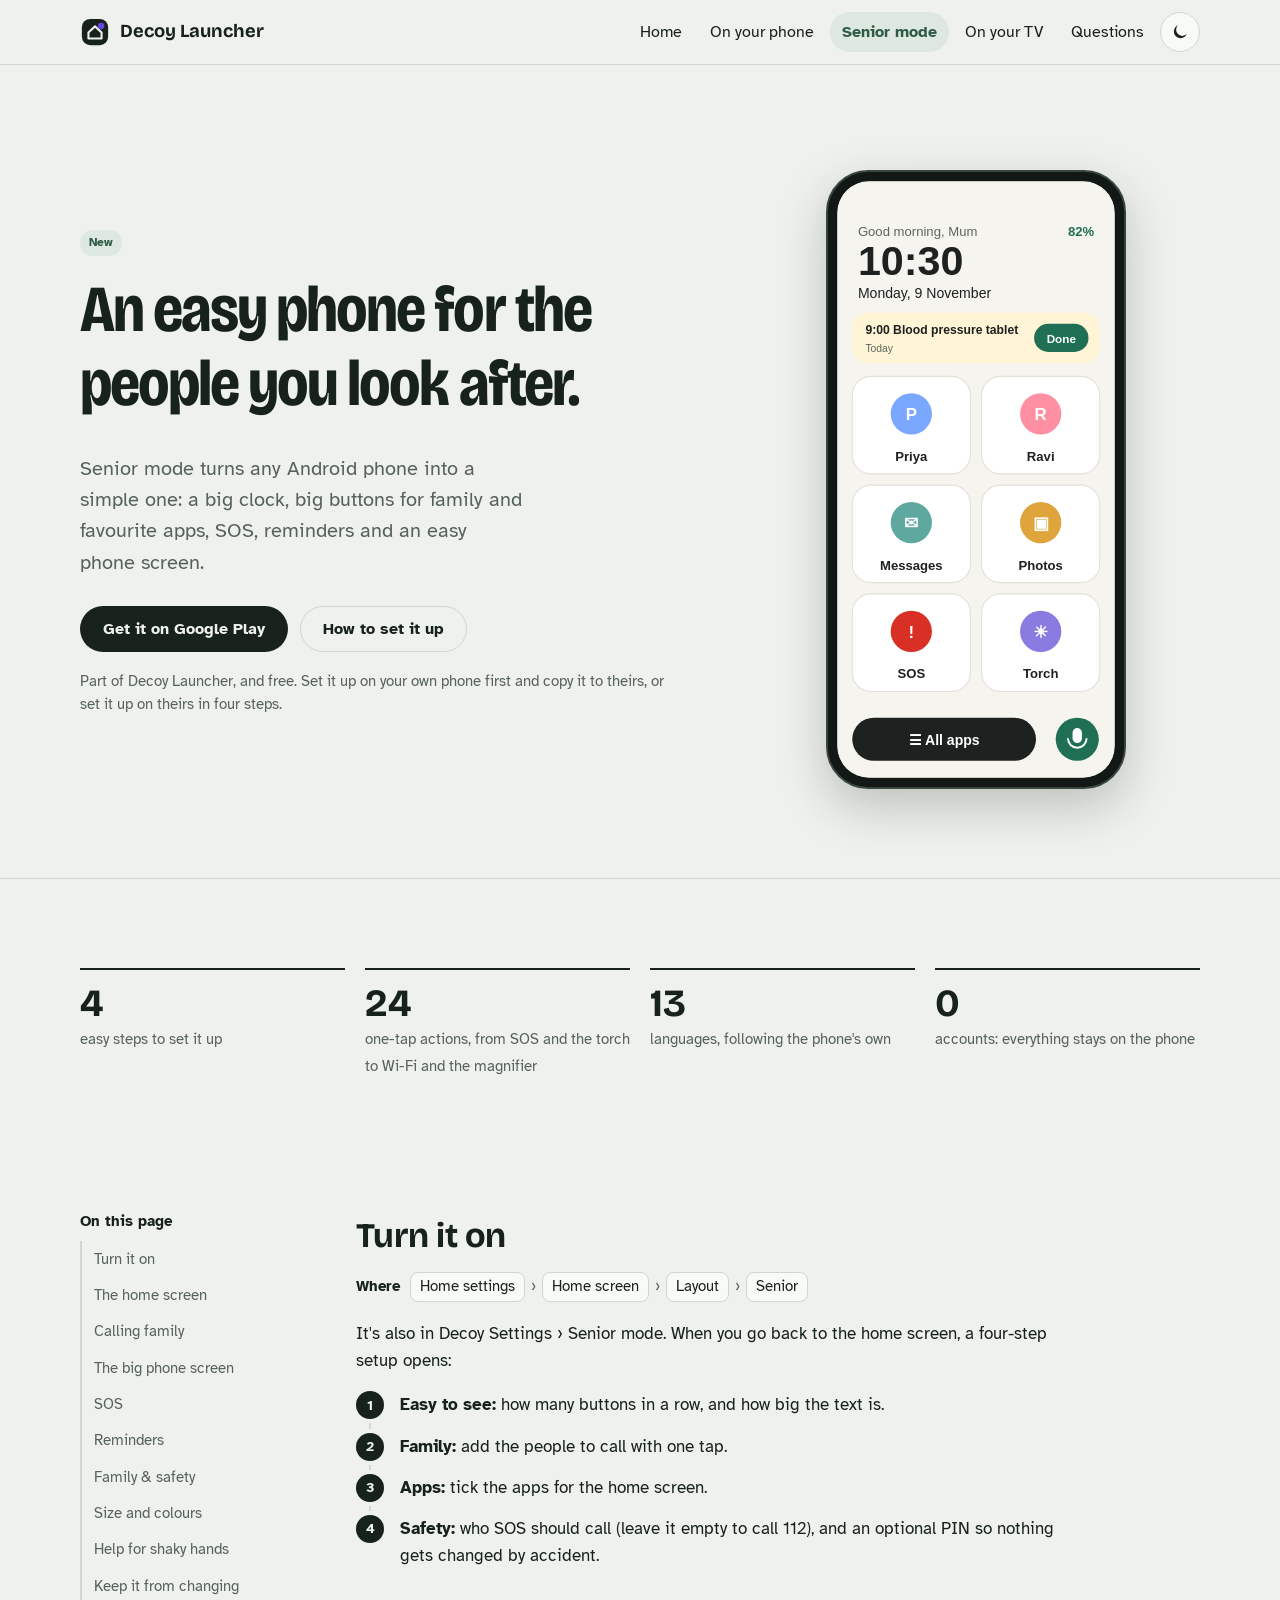
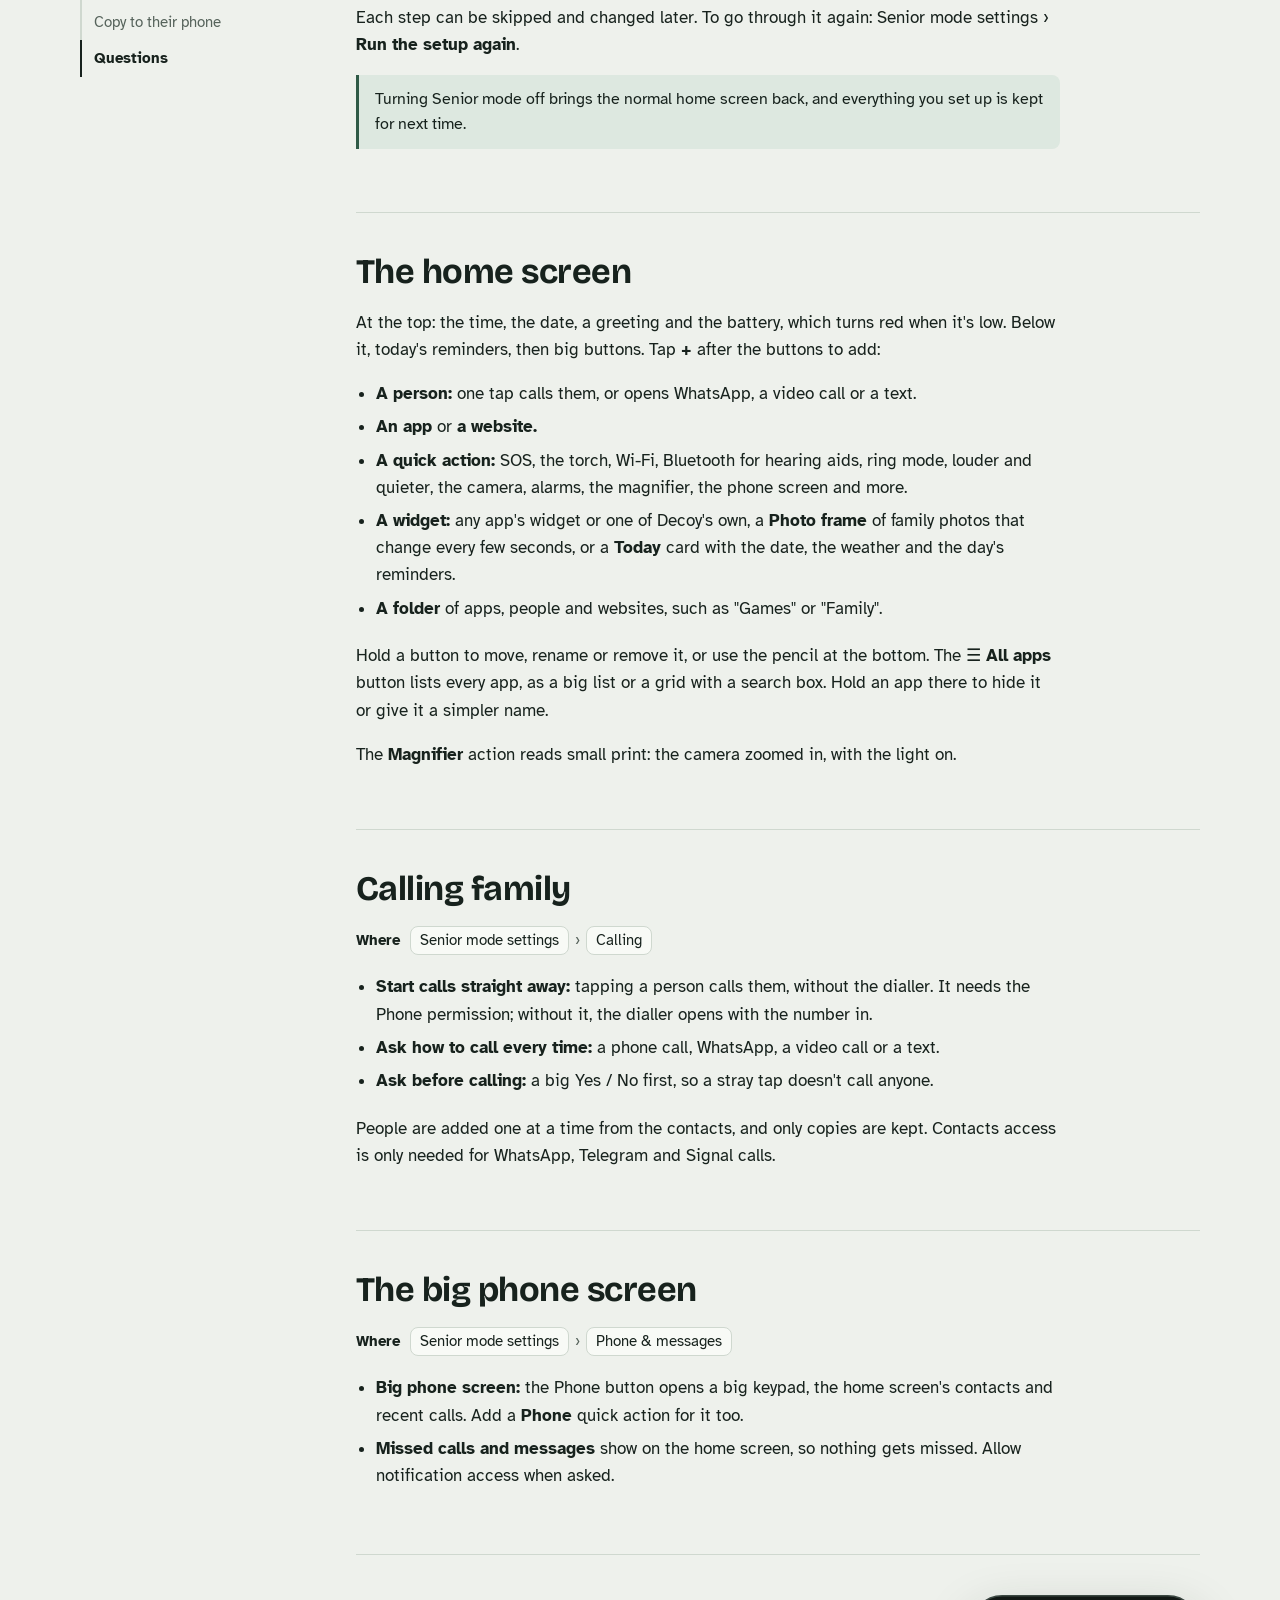
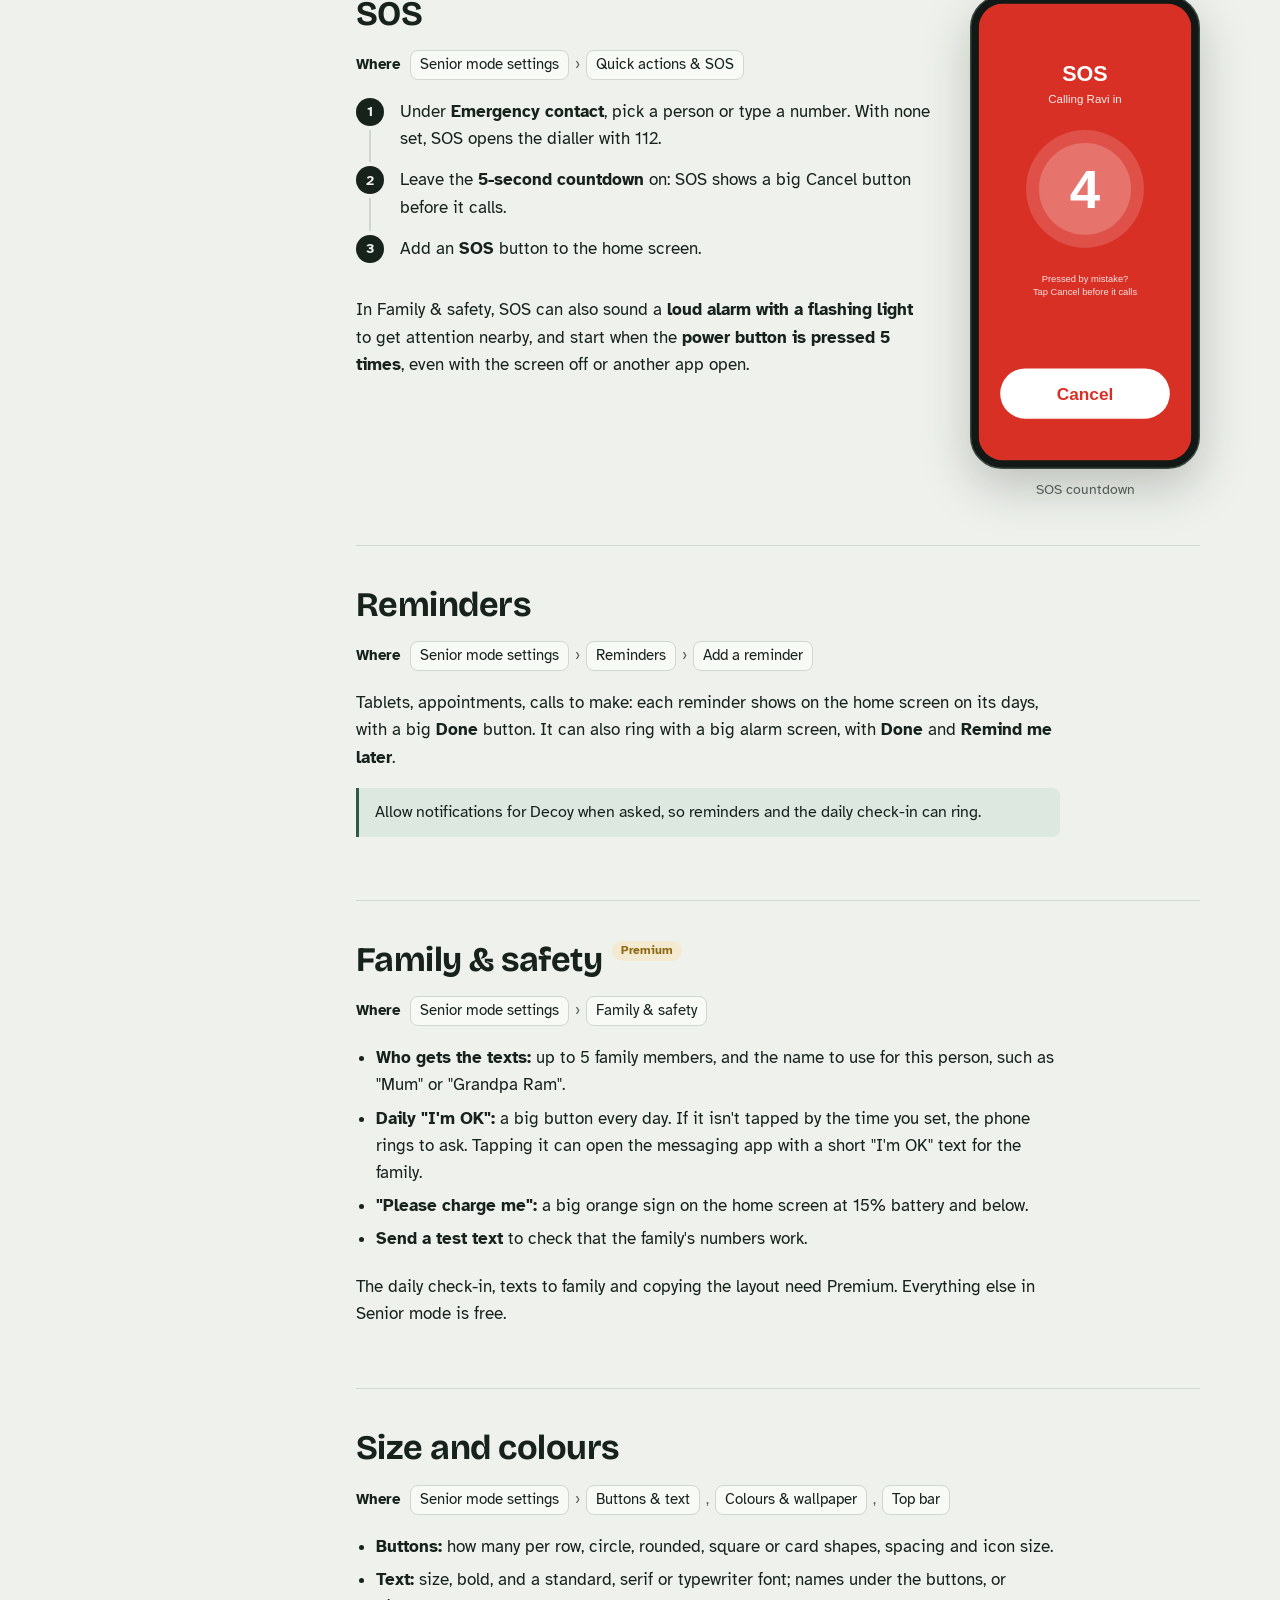
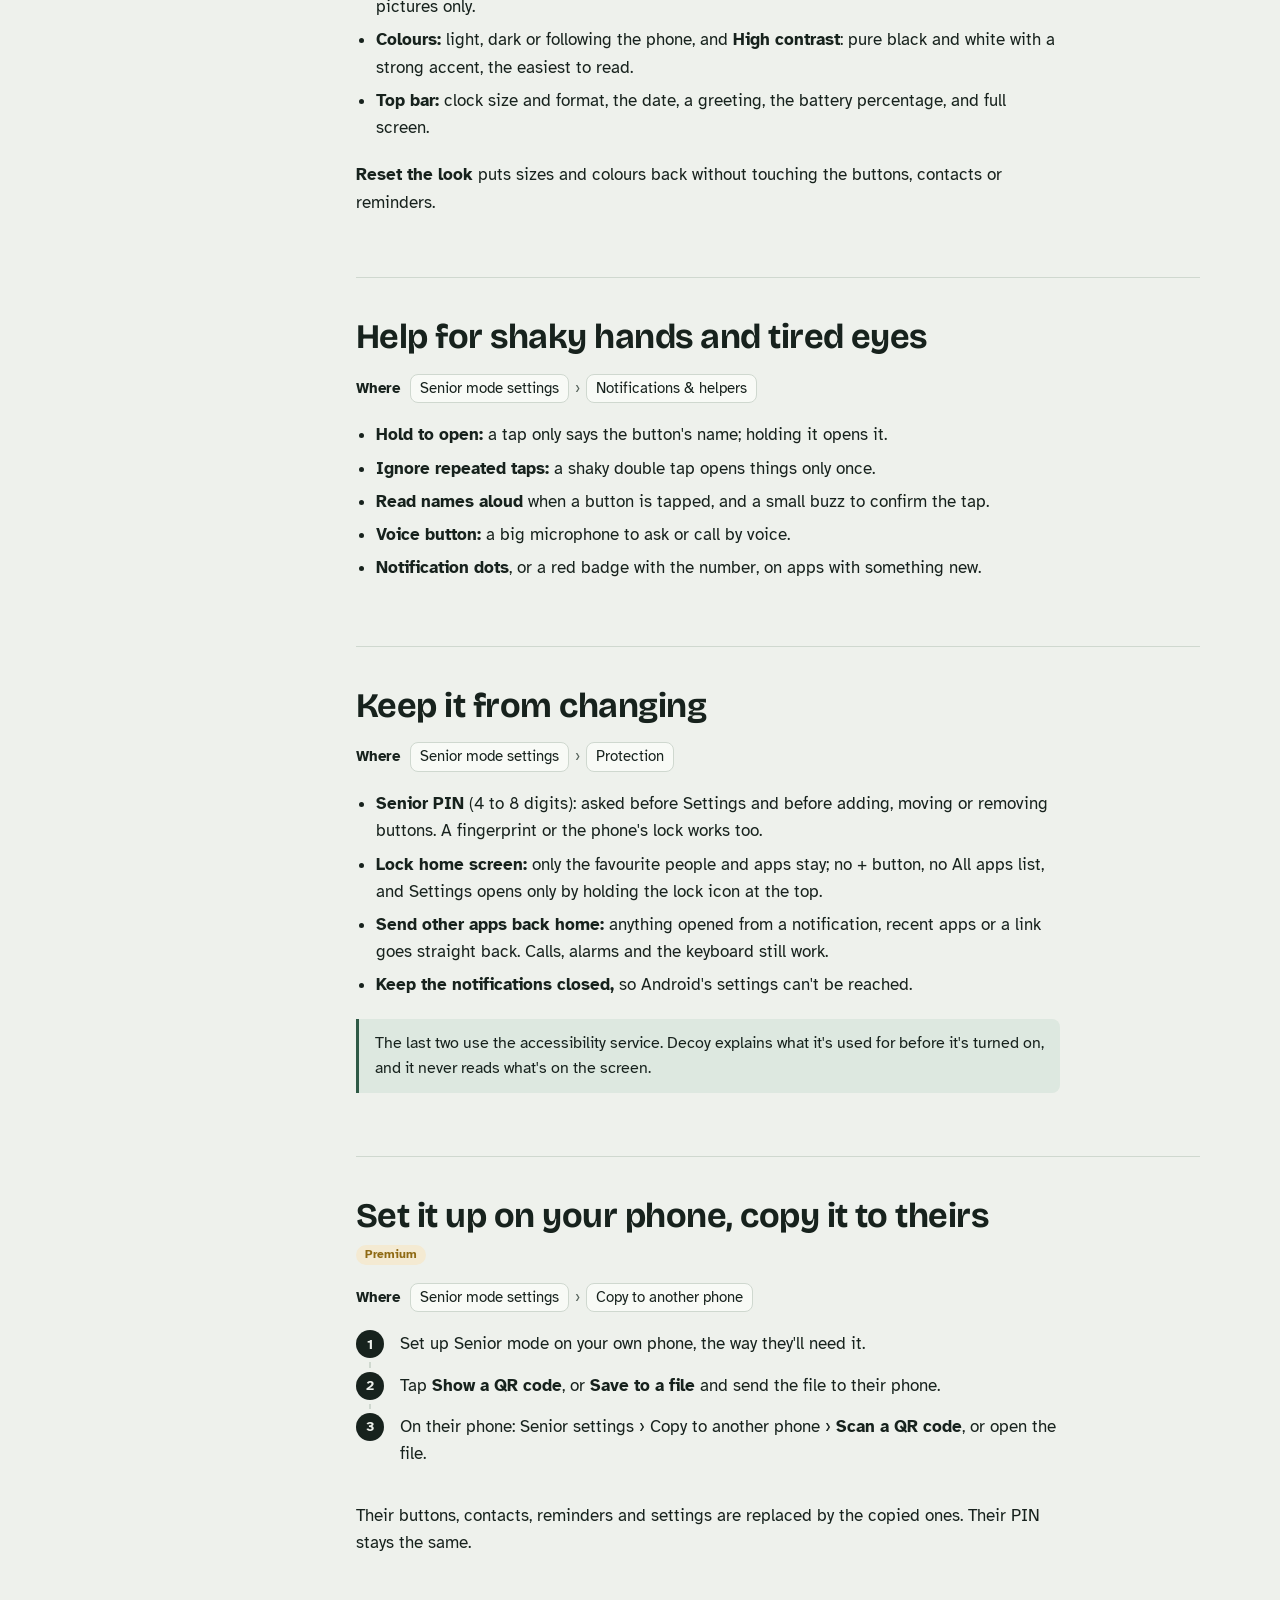
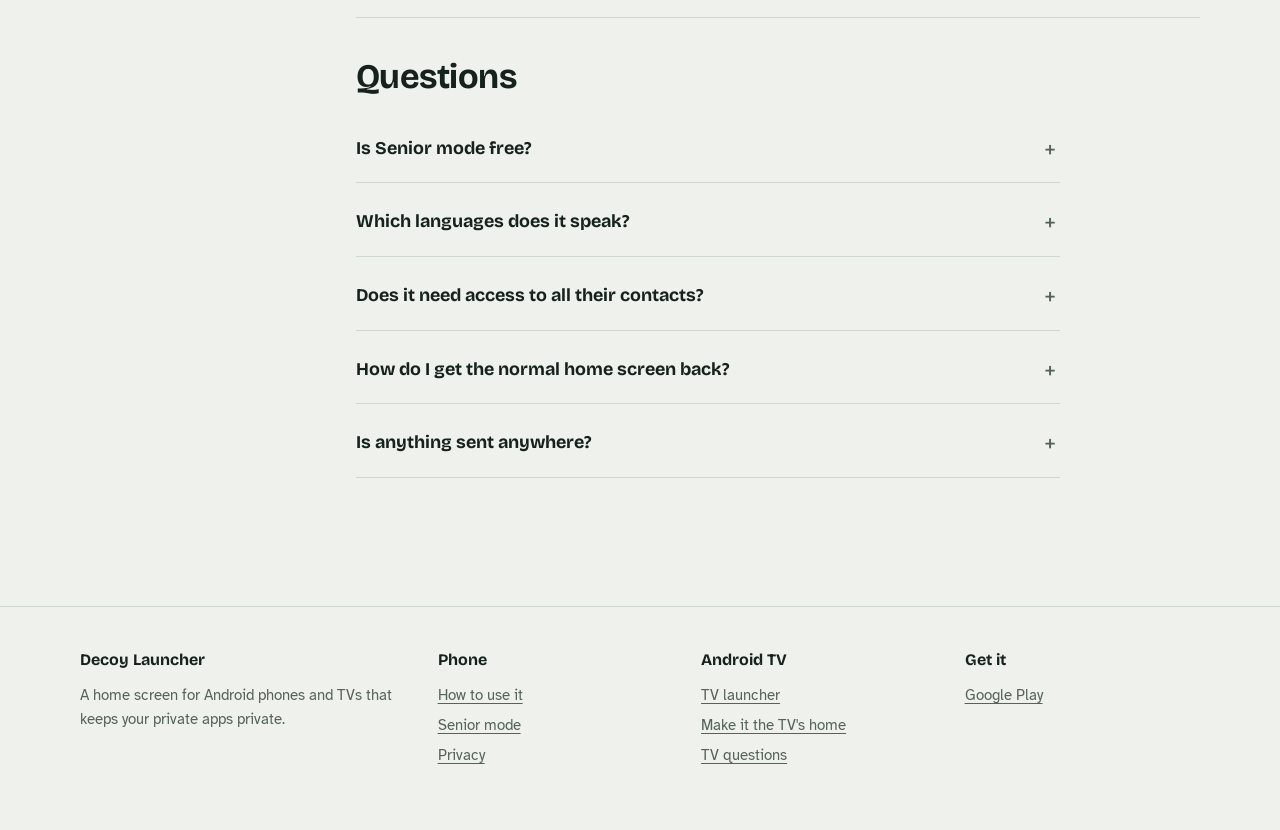
<file: senior.html>
<!doctype html>
<html lang="en">
<head>
<meta charset="utf-8">
<meta name="viewport" content="width=device-width, initial-scale=1">
<title>Senior mode: an easy phone for parents and grandparents</title>
<meta name="description" content="Decoy Launcher's Senior mode turns an Android phone into an easy one: a big clock, big buttons for family and favourite apps, SOS, reminders, a big phone screen and a PIN so nothing changes by accident. Set it up in four steps.">
<link rel="preconnect" href="https://fonts.googleapis.com">
<link rel="preconnect" href="https://fonts.gstatic.com" crossorigin>
<link href="https://fonts.googleapis.com/css2?family=Atkinson+Hyperlegible:ital,wght@0,400;0,700;1,400&family=Bricolage+Grotesque:opsz,wdth,wght@12..96,75..100,600..800&display=swap" rel="stylesheet">
<link rel="stylesheet" href="assets/css/style.css">
<script src="assets/js/main.js" defer></script>
</head>
<body>
<a class="skip" href="#main">Skip to the content</a>

<header class="site-head">
  <div class="wrap">
    <a class="brand" href="index.html">
      <svg viewBox="0 0 32 32" aria-hidden="true"><rect x="2" y="2" width="28" height="28" rx="9" fill="currentColor"/><path d="M9 16.5 16 10l7 6.5V23H9z" fill="none" stroke="var(--bg)" stroke-width="2.2" stroke-linejoin="round"/><circle cx="22.5" cy="9.5" r="3.5" fill="var(--secret)"/></svg>
      Decoy Launcher
    </a>
    <button class="icon-btn menu-btn" aria-expanded="false" aria-controls="site-nav" aria-label="Menu">
      <svg viewBox="0 0 24 24" aria-hidden="true"><path d="M4 7h16M4 12h16M4 17h16" stroke="currentColor" stroke-width="2" stroke-linecap="round"/></svg>
    </button>
    <nav class="nav" id="site-nav" aria-label="Main">
      <a href="index.html">Home</a>
      <a href="phone.html">On your phone</a>
      <a href="senior.html" aria-current="page">Senior mode</a>
      <a href="tv.html">On your TV</a>
      <a href="#faq">Questions</a>
      <button class="icon-btn" data-theme-toggle type="button">
        <svg viewBox="0 0 24 24" aria-hidden="true"><path d="M20 14.5A8 8 0 1 1 9.5 4a6.5 6.5 0 0 0 10.5 10.5z" fill="currentColor"/></svg>
      </button>
    </nav>
  </div>
</header>

<main id="main">

<section class="hero">
  <div class="wrap">
    <div>
      <p><span class="tag tag-new">New</span></p>
      <h1>An easy phone for the people you look after.</h1>
      <p class="hero-lede">Senior mode turns any Android phone into a simple one: a big clock, big buttons for family and favourite apps, SOS, reminders and an easy phone screen.</p>
      <div class="hero-actions">
        <a class="btn btn-primary" href="https://play.google.com/store/apps/details?id=com.jeet_studio.decoy_launcher">Get it on Google Play</a>
        <a class="btn btn-quiet" href="#setup">How to set it up</a>
      </div>
      <p class="hero-note">Part of Decoy Launcher, and free. Set it up on your own phone first and copy it to theirs, or set it up on theirs in four steps.</p>
    </div>
    <figure class="phone" style="justify-self:center;width:min(300px,100%)">
      <img src="assets/img/senior.svg" alt="Senior mode: a big clock, today's reminder with a Done button, and big buttons for Priya, Ravi, Messages, Photos, SOS and the torch" width="320" height="660">
    </figure>
  </div>
</section>

<section class="band" aria-label="At a glance">
  <div class="wrap">
    <div class="stats">
      <div><strong>4</strong><span>easy steps to set it up</span></div>
      <div><strong>24</strong><span>one-tap actions, from SOS and the torch to Wi-Fi and the magnifier</span></div>
      <div><strong>13</strong><span>languages, following the phone's own</span></div>
      <div><strong>0</strong><span>accounts: everything stays on the phone</span></div>
    </div>
  </div>
</section>

<div class="wrap guide">
  <nav class="toc" aria-label="On this page">
    <p>On this page</p>
    <ol>
      <li><a href="#setup">Turn it on</a></li>
      <li><a href="#buttons">The home screen</a></li>
      <li><a href="#calling">Calling family</a></li>
      <li><a href="#phone">The big phone screen</a></li>
      <li><a href="#sos">SOS</a></li>
      <li><a href="#reminders">Reminders</a></li>
      <li><a href="#family">Family &amp; safety</a></li>
      <li><a href="#look">Size and colours</a></li>
      <li><a href="#helpers">Help for shaky hands</a></li>
      <li><a href="#protect">Keep it from changing</a></li>
      <li><a href="#copy">Copy to their phone</a></li>
      <li><a href="#faq">Questions</a></li>
    </ol>
  </nav>

  <div>

    <section class="topic no-pic" id="setup">
      <div class="topic-text">
        <h2>Turn it on</h2>
        <p class="where"><b>Where</b><span>Home settings</span><i>›</i><span>Home screen</span><i>›</i><span>Layout</span><i>›</i><span>Senior</span></p>
        <p>It's also in Decoy Settings › Senior mode. When you go back to the home screen, a four-step setup opens:</p>
        <ol class="steps">
          <li><b>Easy to see:</b> how many buttons in a row, and how big the text is.</li>
          <li><b>Family:</b> add the people to call with one tap.</li>
          <li><b>Apps:</b> tick the apps for the home screen.</li>
          <li><b>Safety:</b> who SOS should call (leave it empty to call 112), and an optional PIN so nothing gets changed by accident.</li>
        </ol>
        <p>Each step can be skipped and changed later. To go through it again: Senior mode settings › <b>Run the setup again</b>.</p>
        <p class="note">Turning Senior mode off brings the normal home screen back, and everything you set up is kept for next time.</p>
      </div>
    </section>

    <section class="topic no-pic" id="buttons">
      <div class="topic-text">
        <h2>The home screen</h2>
        <p>At the top: the time, the date, a greeting and the battery, which turns red when it's low. Below it, today's reminders, then big buttons. Tap <b>+</b> after the buttons to add:</p>
        <ul class="points">
          <li><b>A person:</b> one tap calls them, or opens WhatsApp, a video call or a text.</li>
          <li><b>An app</b> or <b>a website.</b></li>
          <li><b>A quick action:</b> SOS, the torch, Wi-Fi, Bluetooth for hearing aids, ring mode, louder and quieter, the camera, alarms, the magnifier, the phone screen and more.</li>
          <li><b>A widget:</b> any app's widget or one of Decoy's own, a <b>Photo frame</b> of family photos that change every few seconds, or a <b>Today</b> card with the date, the weather and the day's reminders.</li>
          <li><b>A folder</b> of apps, people and websites, such as "Games" or "Family".</li>
        </ul>
        <p>Hold a button to move, rename or remove it, or use the pencil at the bottom. The <b>☰ All apps</b> button lists every app, as a big list or a grid with a search box. Hold an app there to hide it or give it a simpler name.</p>
        <p>The <b>Magnifier</b> action reads small print: the camera zoomed in, with the light on.</p>
      </div>
    </section>

    <section class="topic no-pic" id="calling">
      <div class="topic-text">
        <h2>Calling family</h2>
        <p class="where"><b>Where</b><span>Senior mode settings</span><i>›</i><span>Calling</span></p>
        <ul class="points">
          <li><b>Start calls straight away:</b> tapping a person calls them, without the dialler. It needs the Phone permission; without it, the dialler opens with the number in.</li>
          <li><b>Ask how to call every time:</b> a phone call, WhatsApp, a video call or a text.</li>
          <li><b>Ask before calling:</b> a big Yes / No first, so a stray tap doesn't call anyone.</li>
        </ul>
        <p>People are added one at a time from the contacts, and only copies are kept. Contacts access is only needed for WhatsApp, Telegram and Signal calls.</p>
      </div>
    </section>

    <section class="topic no-pic" id="phone">
      <div class="topic-text">
        <h2>The big phone screen</h2>
        <p class="where"><b>Where</b><span>Senior mode settings</span><i>›</i><span>Phone &amp; messages</span></p>
        <ul class="points">
          <li><b>Big phone screen:</b> the Phone button opens a big keypad, the home screen's contacts and recent calls. Add a <b>Phone</b> quick action for it too.</li>
          <li><b>Missed calls and messages</b> show on the home screen, so nothing gets missed. Allow notification access when asked.</li>
        </ul>
      </div>
    </section>

    <section class="topic" id="sos">
      <div class="topic-text">
        <h2>SOS</h2>
        <p class="where"><b>Where</b><span>Senior mode settings</span><i>›</i><span>Quick actions &amp; SOS</span></p>
        <ol class="steps">
          <li>Under <b>Emergency contact</b>, pick a person or type a number. With none set, SOS opens the dialler with 112.</li>
          <li>Leave the <b>5-second countdown</b> on: SOS shows a big Cancel button before it calls.</li>
          <li>Add an <b>SOS</b> button to the home screen.</li>
        </ol>
        <p>In Family &amp; safety, SOS can also sound a <b>loud alarm with a flashing light</b> to get attention nearby, and start when the <b>power button is pressed 5 times</b>, even with the screen off or another app open.</p>
      </div>
      <figure class="phone"><img src="assets/img/senior-sos.svg" alt="The SOS countdown with a big Cancel button" width="230" height="474" loading="lazy"><figcaption>SOS countdown</figcaption></figure>
    </section>

    <section class="topic no-pic" id="reminders">
      <div class="topic-text">
        <h2>Reminders</h2>
        <p class="where"><b>Where</b><span>Senior mode settings</span><i>›</i><span>Reminders</span><i>›</i><span>Add a reminder</span></p>
        <p>Tablets, appointments, calls to make: each reminder shows on the home screen on its days, with a big <b>Done</b> button. It can also ring with a big alarm screen, with <b>Done</b> and <b>Remind me later</b>.</p>
        <p class="note">Allow notifications for Decoy when asked, so reminders and the daily check-in can ring.</p>
      </div>
    </section>

    <section class="topic no-pic" id="family">
      <div class="topic-text">
        <h2>Family &amp; safety <span class="tag tag-premium">Premium</span></h2>
        <p class="where"><b>Where</b><span>Senior mode settings</span><i>›</i><span>Family &amp; safety</span></p>
        <ul class="points">
          <li><b>Who gets the texts:</b> up to 5 family members, and the name to use for this person, such as "Mum" or "Grandpa Ram".</li>
          <li><b>Daily "I'm OK":</b> a big button every day. If it isn't tapped by the time you set, the phone rings to ask. Tapping it can open the messaging app with a short "I'm OK" text for the family.</li>
          <li><b>"Please charge me":</b> a big orange sign on the home screen at 15% battery and below.</li>
          <li><b>Send a test text</b> to check that the family's numbers work.</li>
        </ul>
        <p>The daily check-in, texts to family and copying the layout need Premium. Everything else in Senior mode is free.</p>
      </div>
    </section>

    <section class="topic no-pic" id="look">
      <div class="topic-text">
        <h2>Size and colours</h2>
        <p class="where"><b>Where</b><span>Senior mode settings</span><i>›</i><span>Buttons &amp; text</span><i>,</i><span>Colours &amp; wallpaper</span><i>,</i><span>Top bar</span></p>
        <ul class="points">
          <li><b>Buttons:</b> how many per row, circle, rounded, square or card shapes, spacing and icon size.</li>
          <li><b>Text:</b> size, bold, and a standard, serif or typewriter font; names under the buttons, or pictures only.</li>
          <li><b>Colours:</b> light, dark or following the phone, and <b>High contrast</b>: pure black and white with a strong accent, the easiest to read.</li>
          <li><b>Top bar:</b> clock size and format, the date, a greeting, the battery percentage, and full screen.</li>
        </ul>
        <p><b>Reset the look</b> puts sizes and colours back without touching the buttons, contacts or reminders.</p>
      </div>
    </section>

    <section class="topic no-pic" id="helpers">
      <div class="topic-text">
        <h2>Help for shaky hands and tired eyes</h2>
        <p class="where"><b>Where</b><span>Senior mode settings</span><i>›</i><span>Notifications &amp; helpers</span></p>
        <ul class="points">
          <li><b>Hold to open:</b> a tap only says the button's name; holding it opens it.</li>
          <li><b>Ignore repeated taps:</b> a shaky double tap opens things only once.</li>
          <li><b>Read names aloud</b> when a button is tapped, and a small buzz to confirm the tap.</li>
          <li><b>Voice button:</b> a big microphone to ask or call by voice.</li>
          <li><b>Notification dots</b>, or a red badge with the number, on apps with something new.</li>
        </ul>
      </div>
    </section>

    <section class="topic no-pic" id="protect">
      <div class="topic-text">
        <h2>Keep it from changing</h2>
        <p class="where"><b>Where</b><span>Senior mode settings</span><i>›</i><span>Protection</span></p>
        <ul class="points">
          <li><b>Senior PIN</b> (4 to 8 digits): asked before Settings and before adding, moving or removing buttons. A fingerprint or the phone's lock works too.</li>
          <li><b>Lock home screen:</b> only the favourite people and apps stay; no + button, no All apps list, and Settings opens only by holding the lock icon at the top.</li>
          <li><b>Send other apps back home:</b> anything opened from a notification, recent apps or a link goes straight back. Calls, alarms and the keyboard still work.</li>
          <li><b>Keep the notifications closed,</b> so Android's settings can't be reached.</li>
        </ul>
        <p class="note">The last two use the accessibility service. Decoy explains what it's used for before it's turned on, and it never reads what's on the screen.</p>
      </div>
    </section>

    <section class="topic no-pic" id="copy">
      <div class="topic-text">
        <h2>Set it up on your phone, copy it to theirs <span class="tag tag-premium">Premium</span></h2>
        <p class="where"><b>Where</b><span>Senior mode settings</span><i>›</i><span>Copy to another phone</span></p>
        <ol class="steps">
          <li>Set up Senior mode on your own phone, the way they'll need it.</li>
          <li>Tap <b>Show a QR code</b>, or <b>Save to a file</b> and send the file to their phone.</li>
          <li>On their phone: Senior settings › Copy to another phone › <b>Scan a QR code</b>, or open the file.</li>
        </ol>
        <p>Their buttons, contacts, reminders and settings are replaced by the copied ones. Their PIN stays the same.</p>
      </div>
    </section>

    <section class="topic no-pic" id="faq">
      <div class="topic-text">
        <h2>Questions</h2>
        <details class="faq">
          <summary>Is Senior mode free?</summary>
          <div><p>Yes. The home screen, buttons, SOS, reminders, the phone screen, the PIN and the helpers are free. The daily "I'm OK" check-in, texts to family and copying the layout to another phone need Premium, a one-time payment.</p></div>
        </details>
        <details class="faq">
          <summary>Which languages does it speak?</summary>
          <div><p>English, Hindi, Bengali, Marathi, Tamil, Telugu, Urdu, Arabic, Chinese, French, Spanish, Portuguese and Russian. It follows the phone's language.</p></div>
        </details>
        <details class="faq">
          <summary>Does it need access to all their contacts?</summary>
          <div><p>No. People are picked one at a time and copies are kept in Decoy. Contacts access is only asked for if you want WhatsApp, Telegram or Signal calls.</p></div>
        </details>
        <details class="faq">
          <summary>How do I get the normal home screen back?</summary>
          <div><p>Open Senior mode settings (hold the lock icon at the top if the home screen is locked, and enter the Senior PIN) and tap <b>Turn off</b>. Everything is kept for next time.</p></div>
        </details>
        <details class="faq">
          <summary>Is anything sent anywhere?</summary>
          <div><p>No. Everything is stored on the phone and goes with Decoy's own backups. Texts to family go from the phone's own messaging app, when they're sent.</p></div>
        </details>
      </div>
    </section>

  </div>
</div>

</main>

<footer class="site-foot">
  <div class="wrap">
    <div>
      <h4>Decoy Launcher</h4>
      <p>A home screen for Android phones and TVs that keeps your private apps private.</p>
    </div>
    <div>
      <h4>Phone</h4>
      <ul><li><a href="phone.html">How to use it</a></li><li><a href="senior.html">Senior mode</a></li><li><a href="index.html#privacy">Privacy</a></li></ul>
    </div>
    <div>
      <h4>Android TV</h4>
      <ul><li><a href="tv.html">TV launcher</a></li><li><a href="tv.html#setup">Make it the TV's home</a></li><li><a href="tv.html#faq">TV questions</a></li></ul>
    </div>
    <div>
      <h4>Get it</h4>
      <ul><li><a href="https://play.google.com/store/apps/details?id=com.jeet_studio.decoy_launcher">Google Play</a></li></ul>
    </div>
  </div>
</footer>
</body>
</html>
</file>
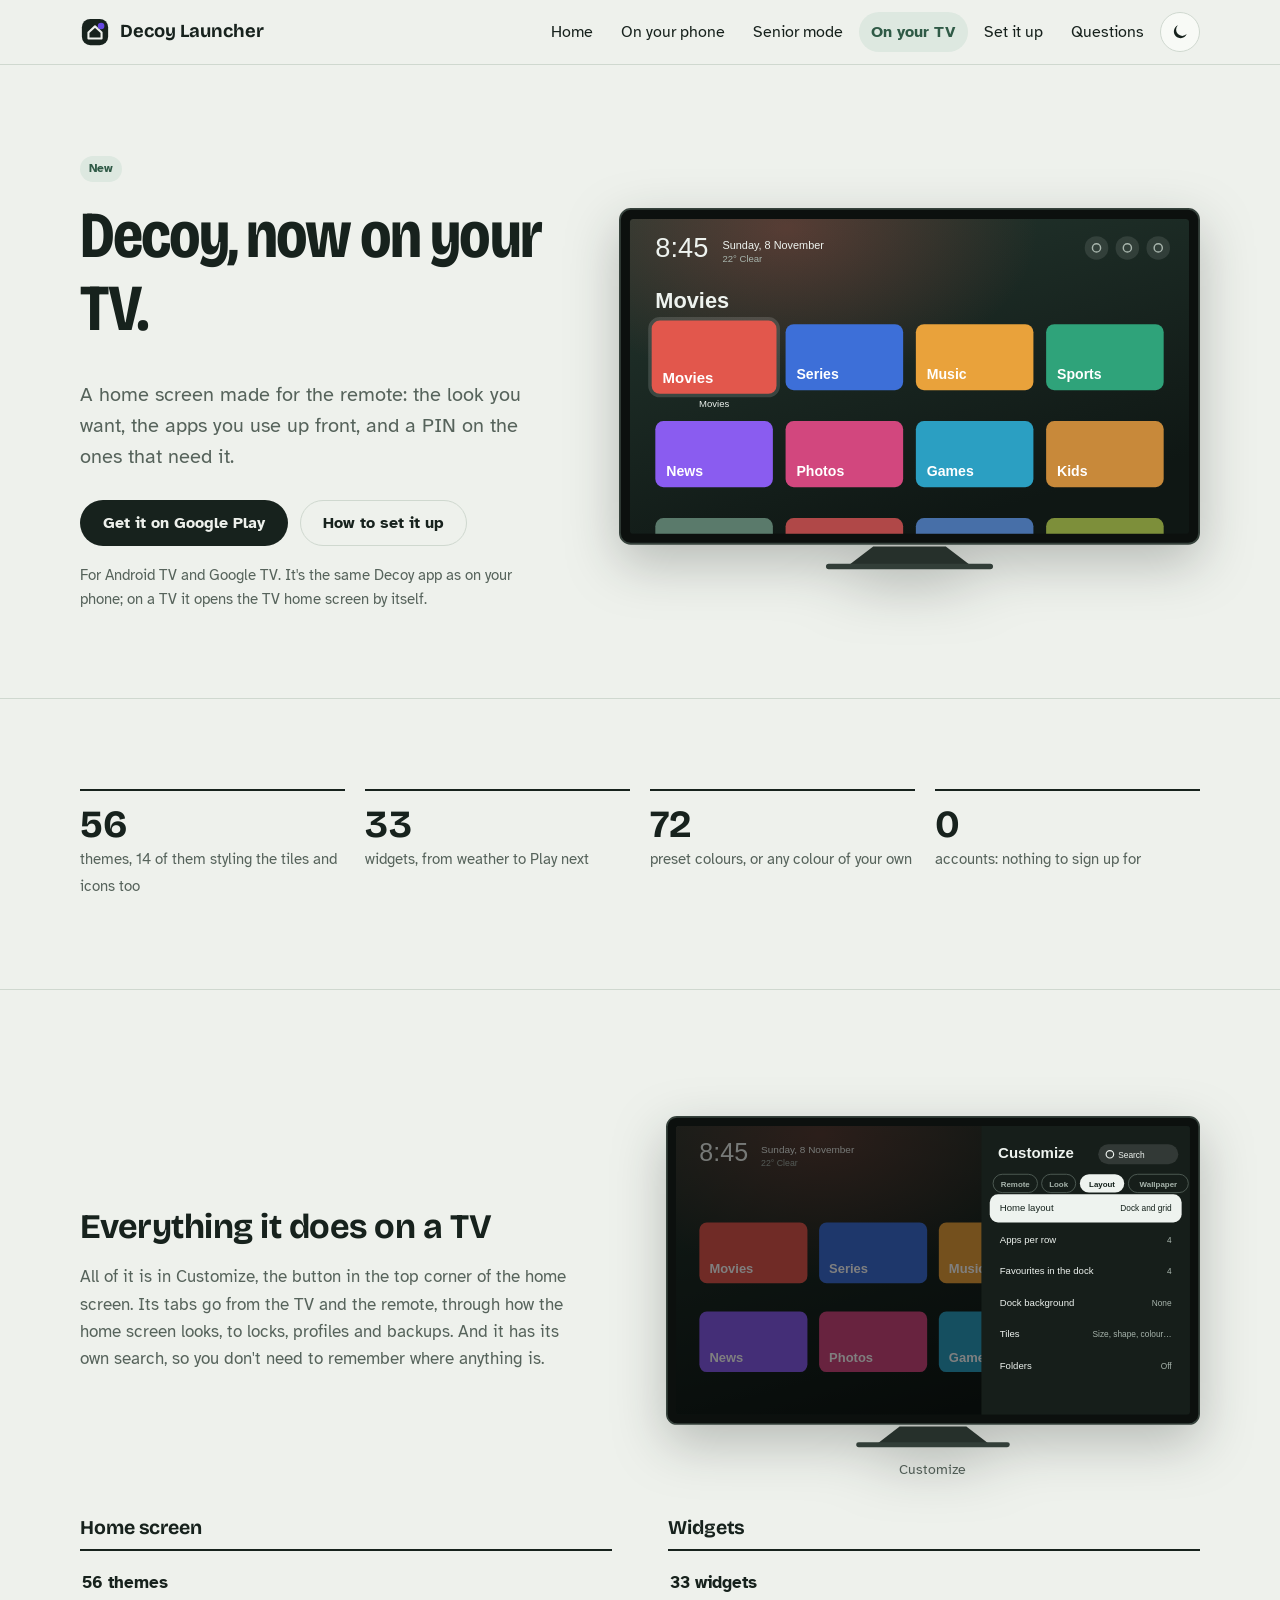
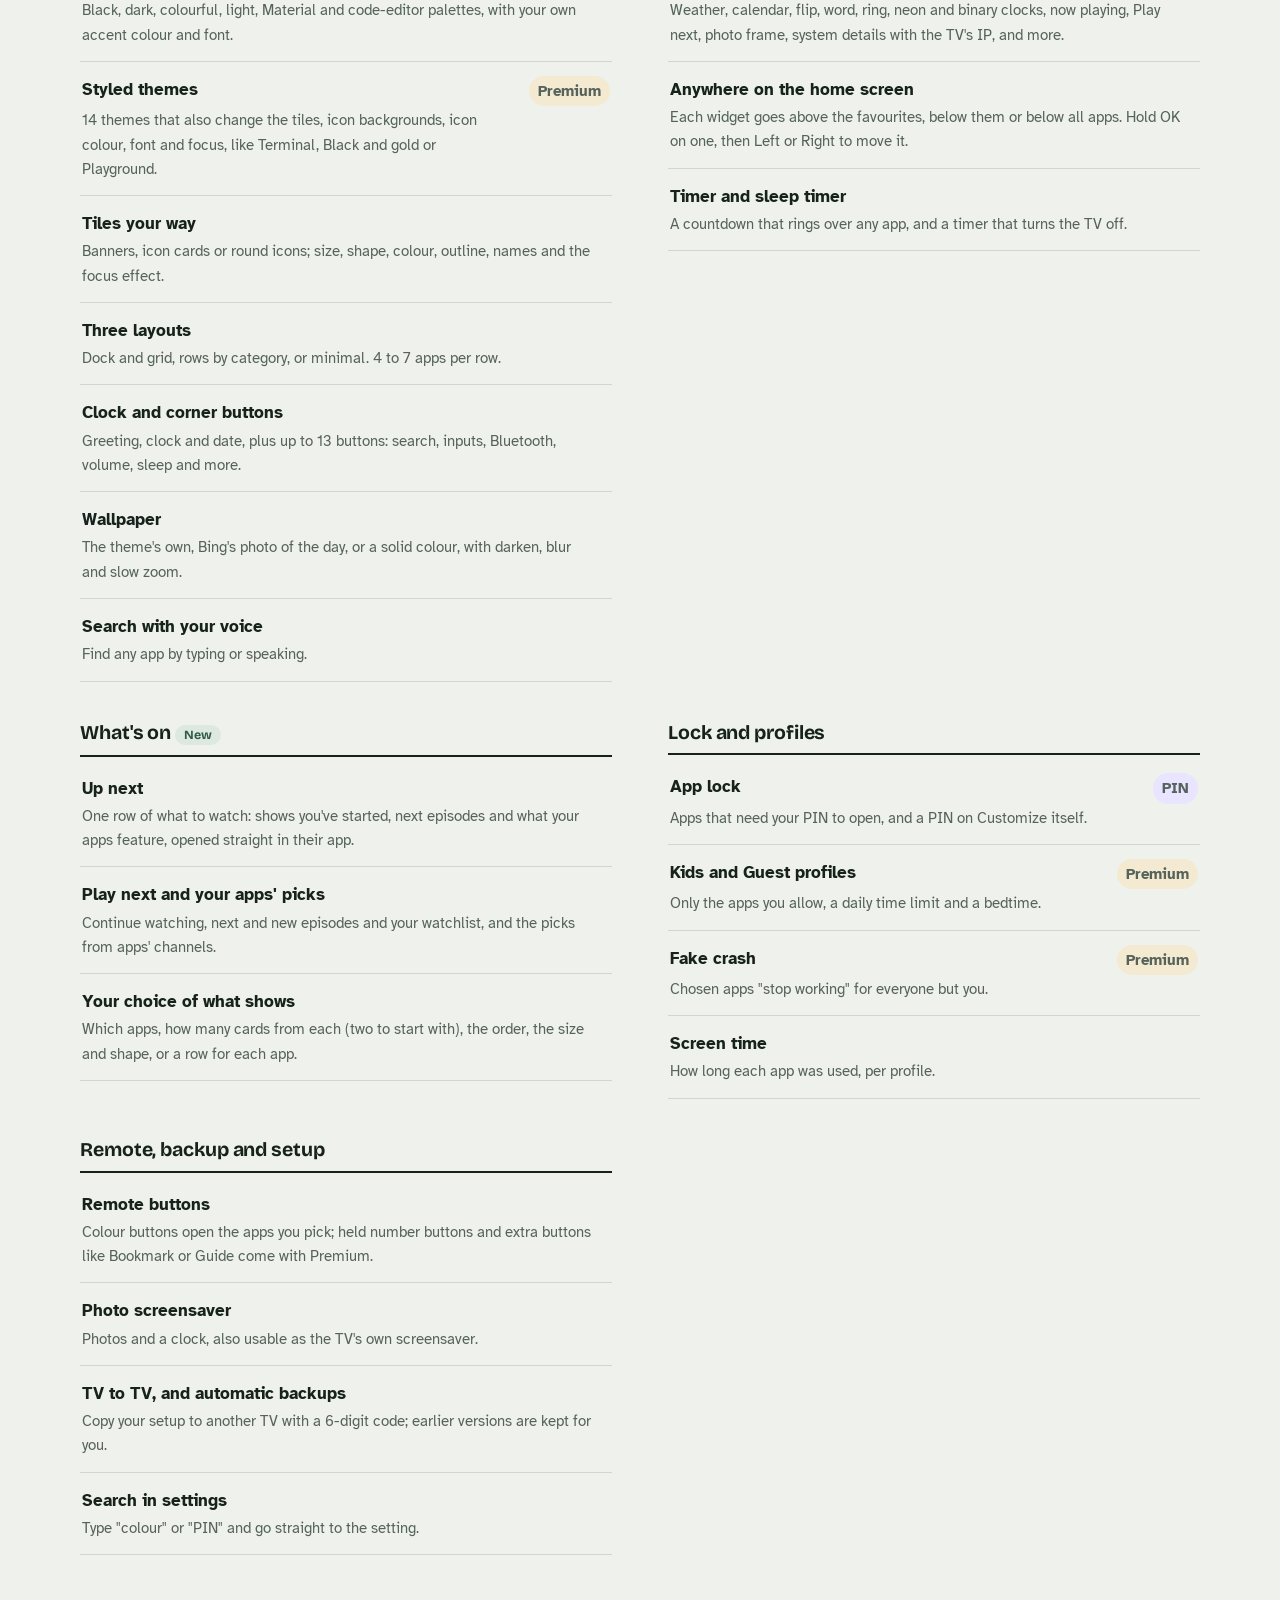
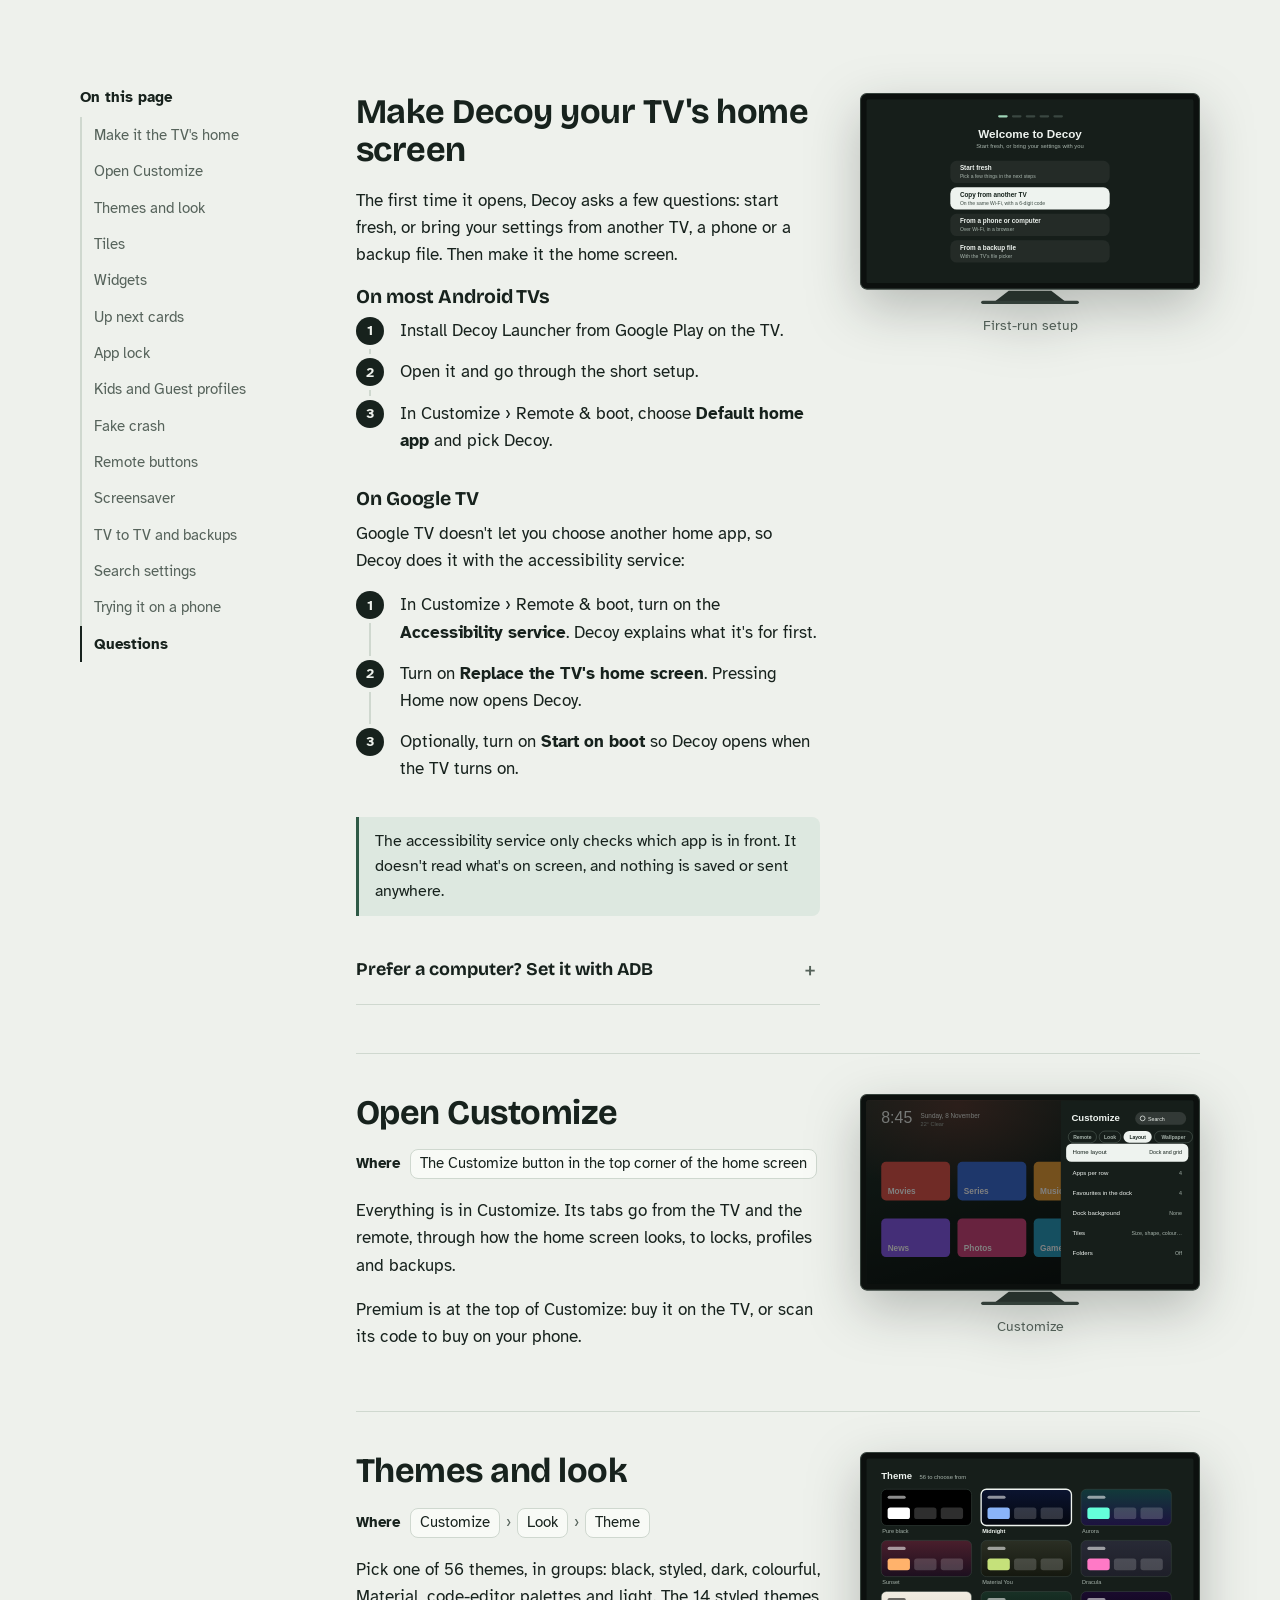
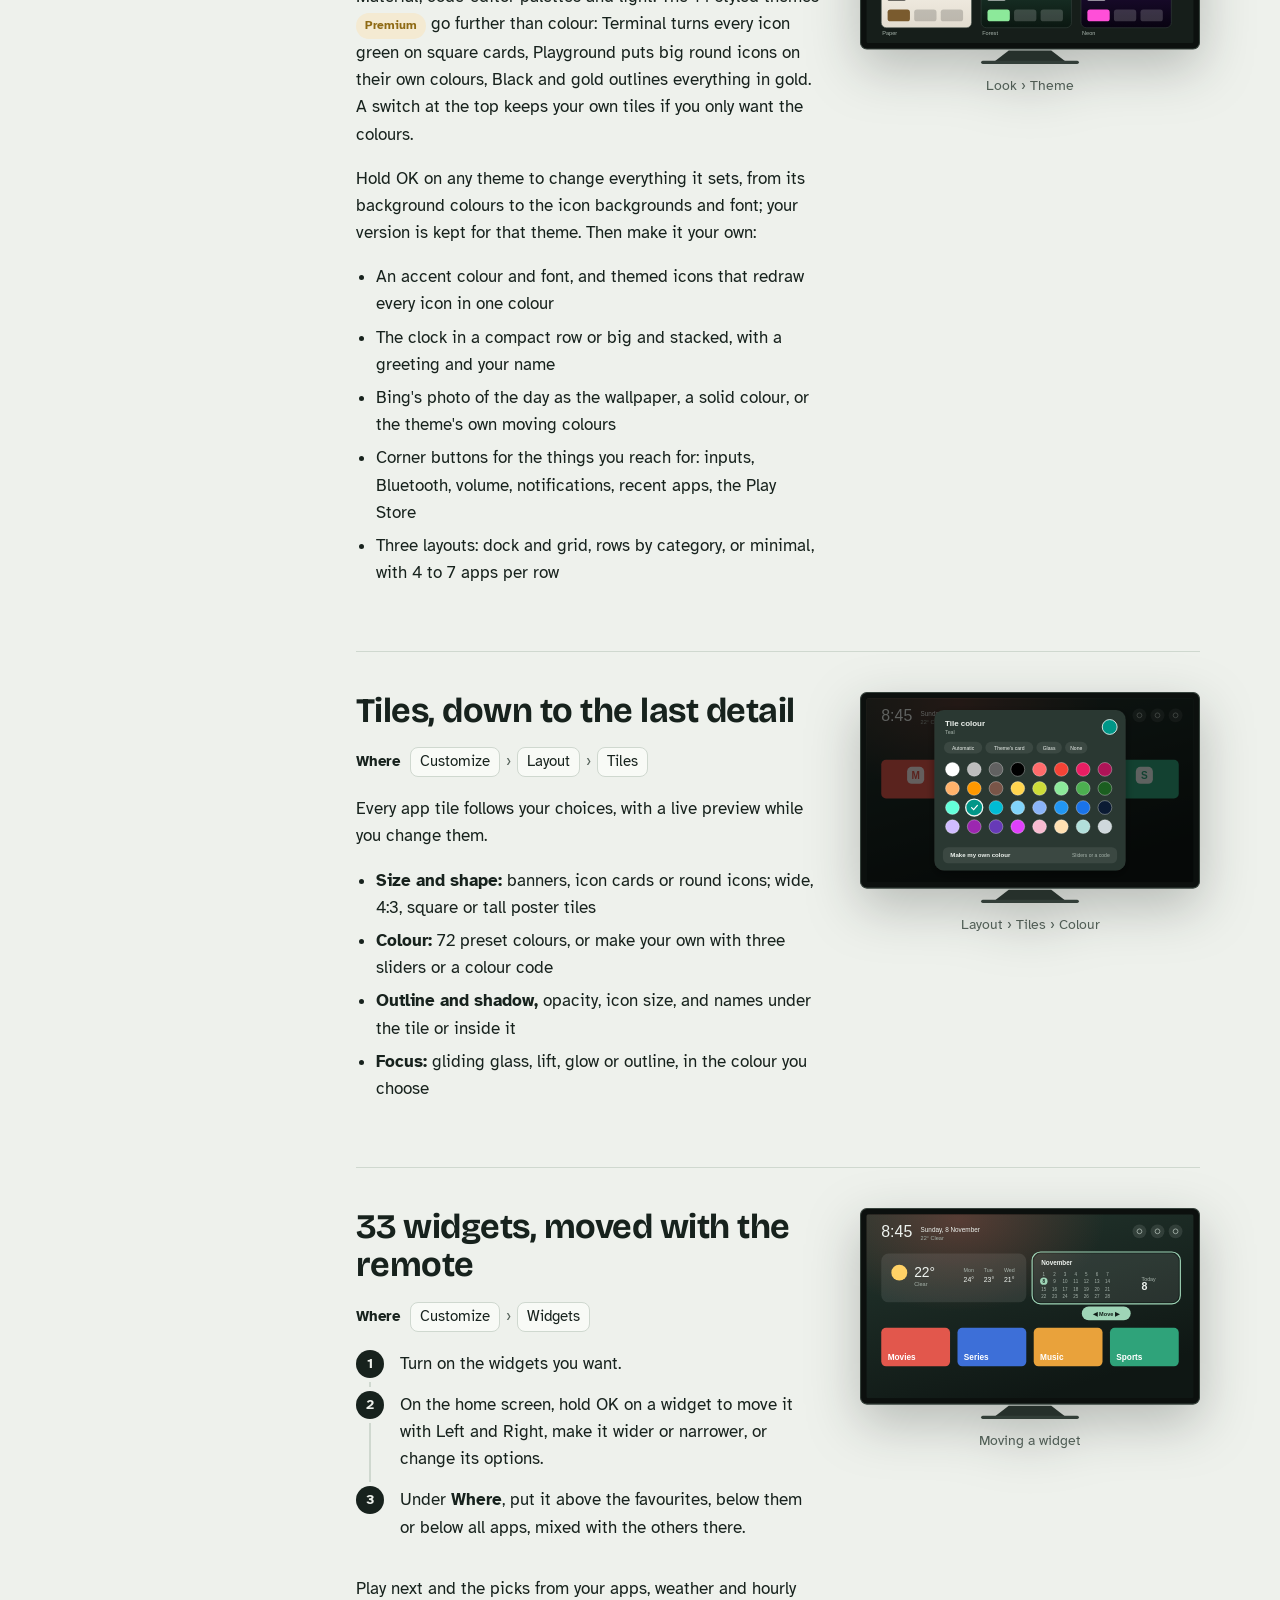
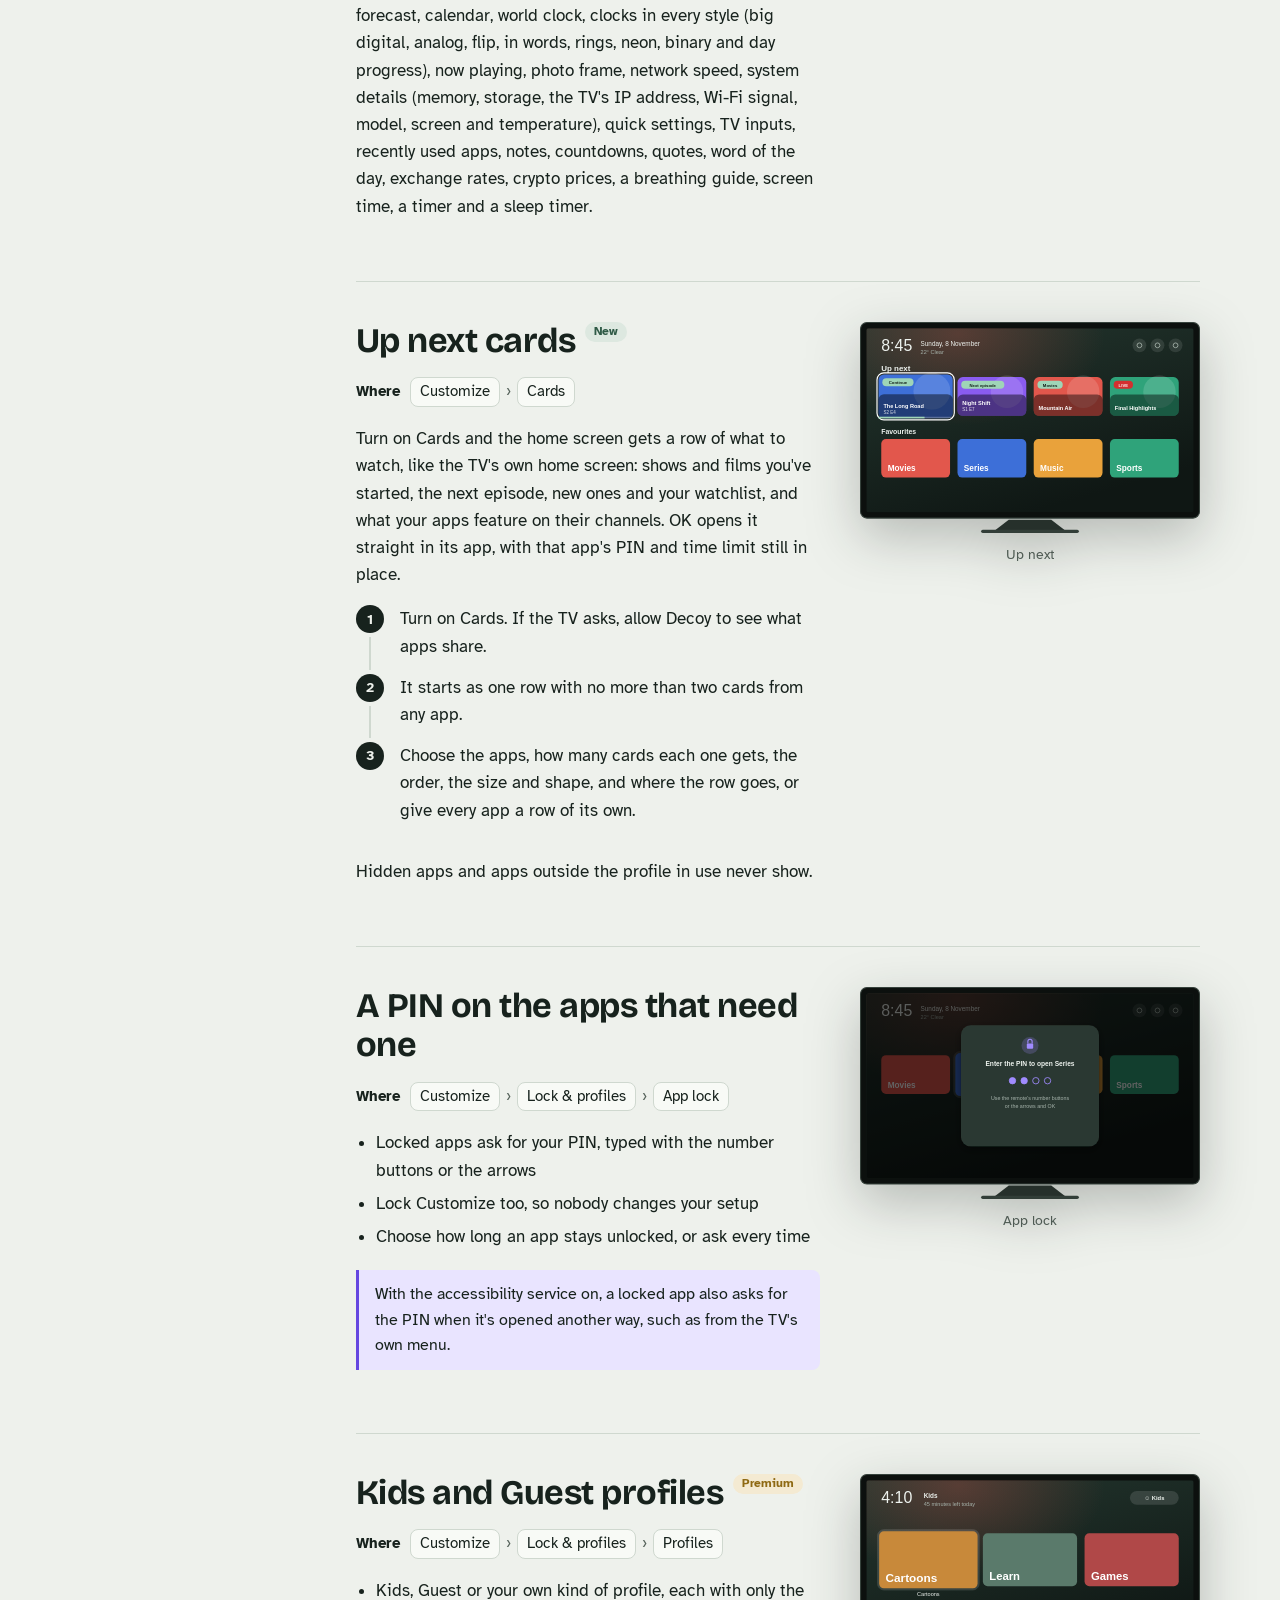
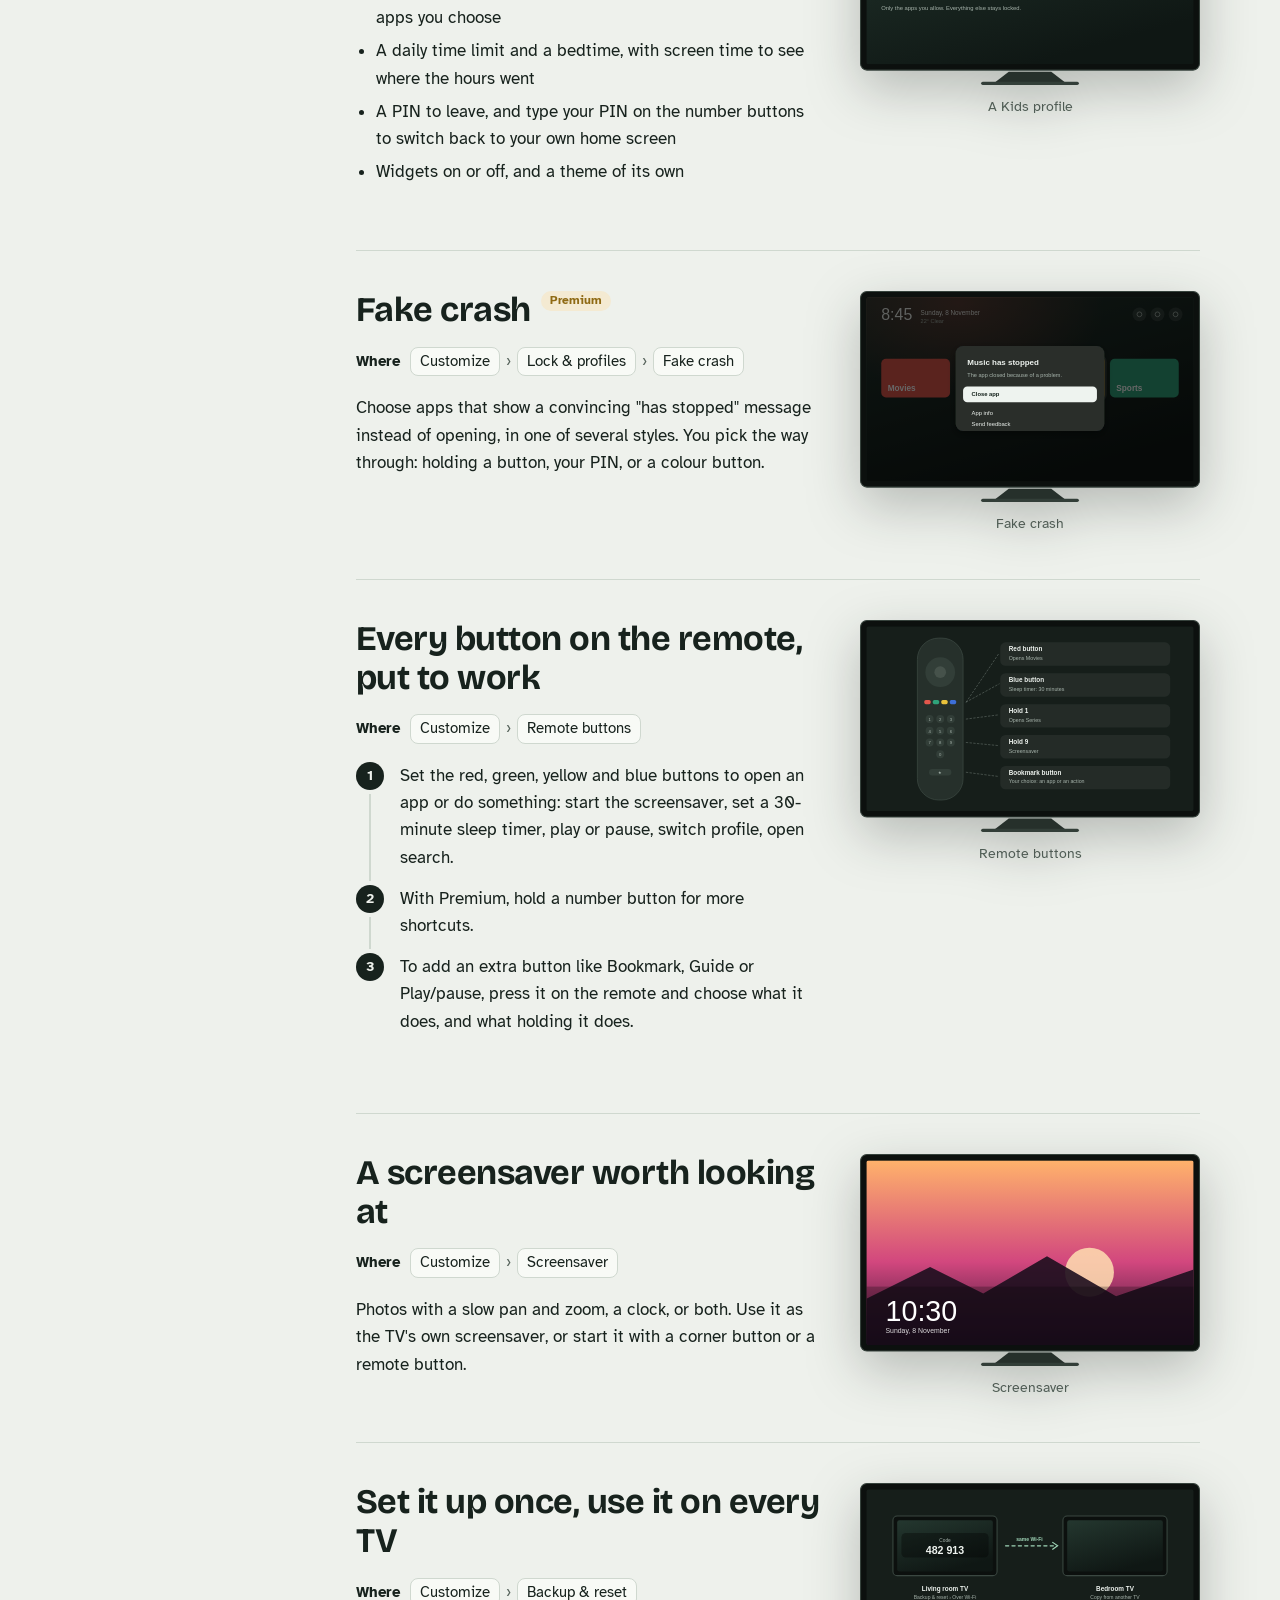
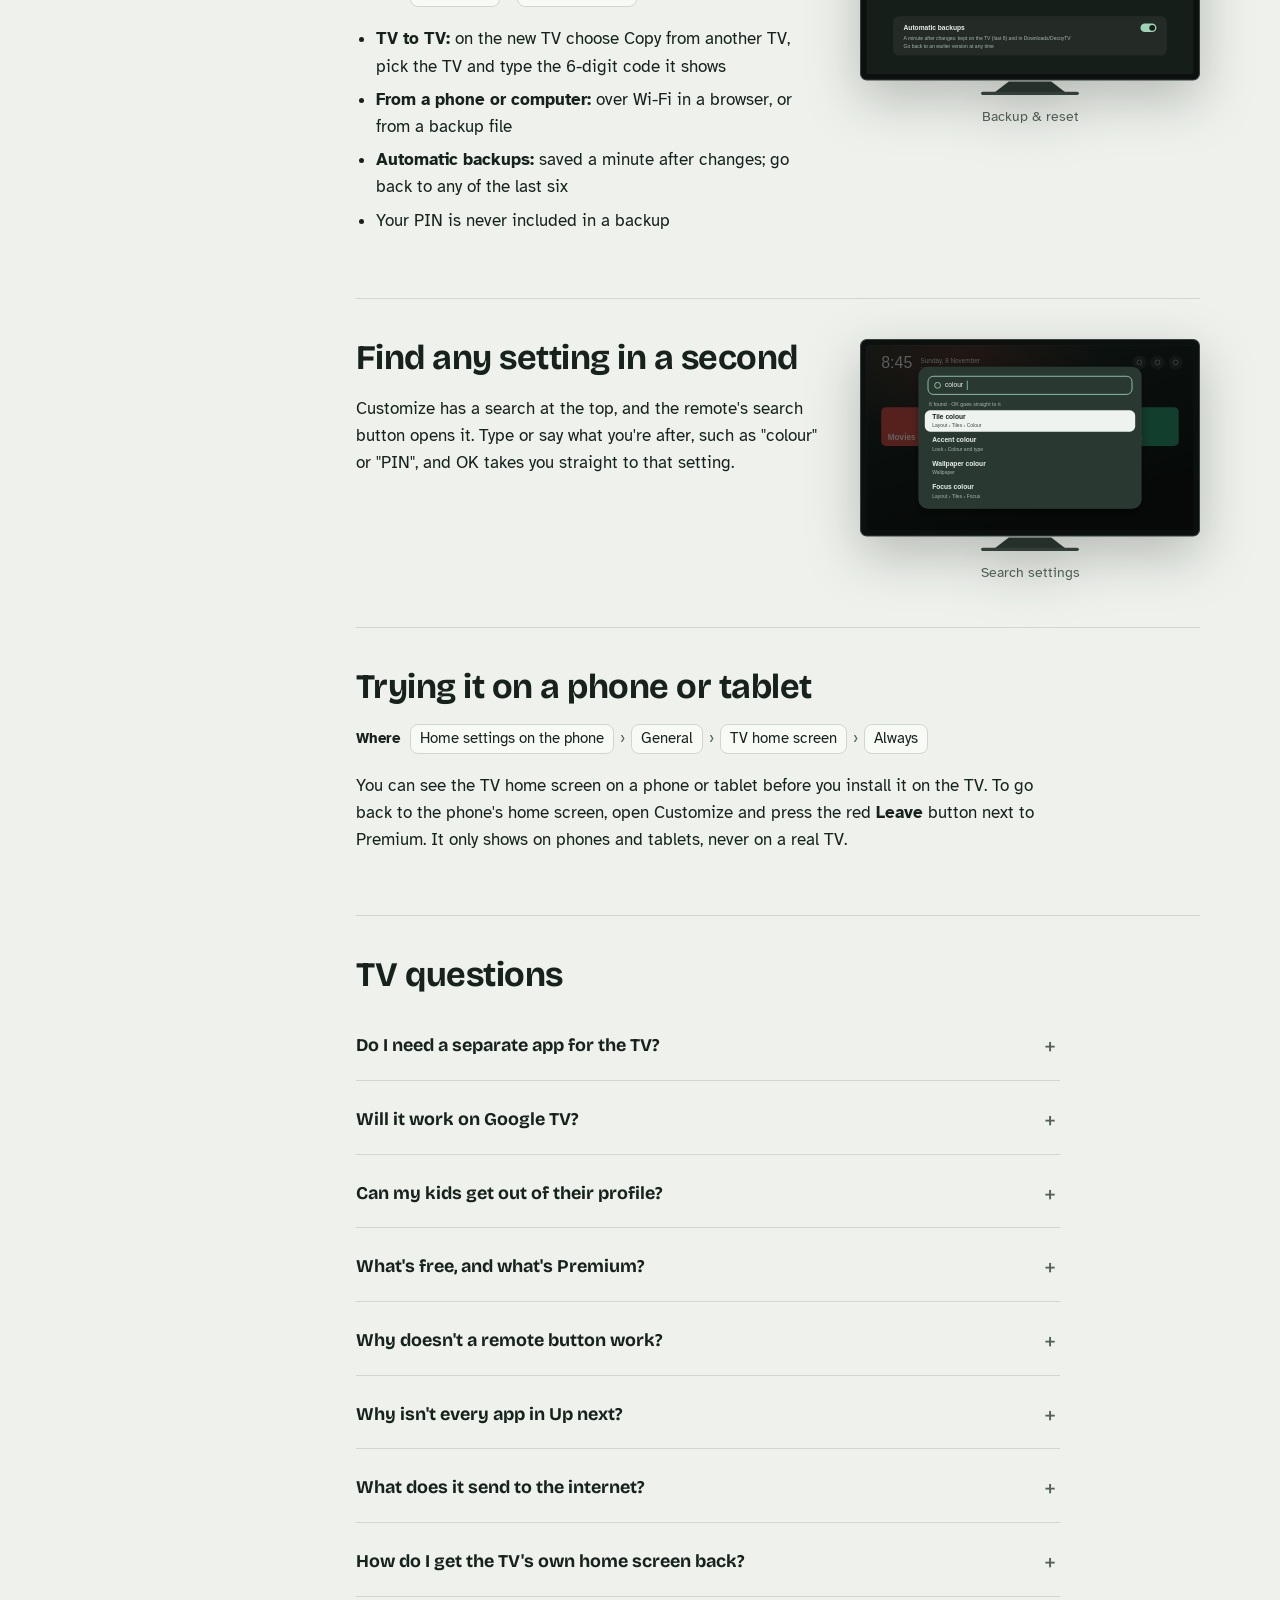
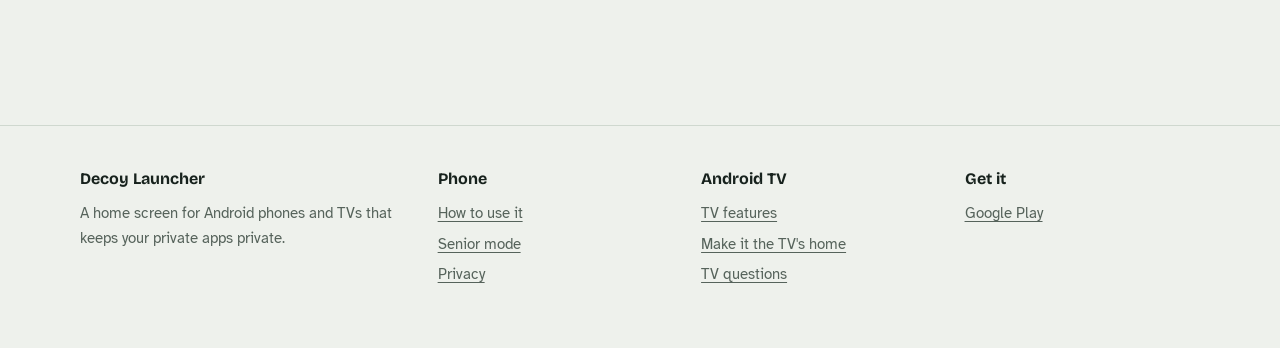
<file: tv.html>
<!doctype html>
<html lang="en">
<head>
<meta charset="utf-8">
<meta name="viewport" content="width=device-width, initial-scale=1">
<title>Decoy on Android TV</title>
<meta name="description" content="Decoy Launcher on Android TV and Google TV: a TV home screen with 56 themes, 33 widgets, app lock, Kids and Guest profiles, remote button shortcuts and TV-to-TV backup.">
<link rel="preconnect" href="https://fonts.googleapis.com">
<link rel="preconnect" href="https://fonts.gstatic.com" crossorigin>
<link href="https://fonts.googleapis.com/css2?family=Atkinson+Hyperlegible:ital,wght@0,400;0,700;1,400&family=Bricolage+Grotesque:opsz,wdth,wght@12..96,75..100,600..800&display=swap" rel="stylesheet">
<link rel="stylesheet" href="assets/css/style.css">
<script src="assets/js/main.js" defer></script>
</head>
<body>
<a class="skip" href="#main">Skip to the content</a>

<header class="site-head">
  <div class="wrap">
    <a class="brand" href="index.html">
      <svg viewBox="0 0 32 32" aria-hidden="true"><rect x="2" y="2" width="28" height="28" rx="9" fill="currentColor"/><path d="M9 16.5 16 10l7 6.5V23H9z" fill="none" stroke="var(--bg)" stroke-width="2.2" stroke-linejoin="round"/><circle cx="22.5" cy="9.5" r="3.5" fill="var(--secret)"/></svg>
      Decoy Launcher
    </a>
    <button class="icon-btn menu-btn" aria-expanded="false" aria-controls="site-nav" aria-label="Menu">
      <svg viewBox="0 0 24 24" aria-hidden="true"><path d="M4 7h16M4 12h16M4 17h16" stroke="currentColor" stroke-width="2" stroke-linecap="round"/></svg>
    </button>
    <nav class="nav" id="site-nav" aria-label="Main">
      <a href="index.html">Home</a>
      <a href="phone.html">On your phone</a>
      <a href="senior.html">Senior mode</a>
      <a href="tv.html" aria-current="page">On your TV</a>
      <a href="#setup">Set it up</a>
      <a href="#faq">Questions</a>
      <button class="icon-btn" data-theme-toggle type="button">
        <svg viewBox="0 0 24 24" aria-hidden="true"><path d="M20 14.5A8 8 0 1 1 9.5 4a6.5 6.5 0 0 0 10.5 10.5z" fill="currentColor"/></svg>
      </button>
    </nav>
  </div>
</header>

<main id="main">

<section class="hero hero-tv">
  <div class="wrap">
    <div>
      <p><span class="tag tag-new">New</span></p>
      <h1>Decoy, now on your TV.</h1>
      <p class="hero-lede">A home screen made for the remote: the look you want, the apps you use up front, and a PIN on the ones that need it.</p>
      <div class="hero-actions">
        <a class="btn btn-primary" href="https://play.google.com/store/apps/details?id=com.jeet_studio.decoy_launcher">Get it on Google Play</a>
        <a class="btn btn-quiet" href="#setup">How to set it up</a>
      </div>
      <p class="hero-note">For Android TV and Google TV. It's the same Decoy app as on your phone; on a TV it opens the TV home screen by itself.</p>
    </div>
    <figure class="tv">
      <img src="assets/img/tv-home.svg" alt="Decoy on a TV: the clock and date, the focused app's name, a dock of four apps and the app grid" width="640" height="400">
    </figure>
  </div>
</section>

<section class="band" aria-label="At a glance">
  <div class="wrap">
    <div class="stats">
      <div><strong>56</strong><span>themes, 14 of them styling the tiles and icons too</span></div>
      <div><strong>33</strong><span>widgets, from weather to Play next</span></div>
      <div><strong>72</strong><span>preset colours, or any colour of your own</span></div>
      <div><strong>0</strong><span>accounts: nothing to sign up for</span></div>
    </div>
  </div>
</section>

<section class="band" aria-labelledby="all-features">
  <div class="wrap">
    <div class="show-row wide flip">
      <figure class="tv"><img src="assets/img/tv-settings.svg" alt="The Customize panel open beside the home screen, on the Layout tab" width="640" height="400"><figcaption>Customize</figcaption></figure>
      <div>
        <h2 id="all-features">Everything it does on a TV</h2>
        <p>All of it is in Customize, the button in the top corner of the home screen. Its tabs go from the TV and the remote, through how the home screen looks, to locks, profiles and backups. And it has its own search, so you don't need to remember where anything is.</p>
      </div>
    </div>
    <div class="index-groups">
      <div class="index-group">
        <h3>Home screen</h3>
        <ul>
          <li><a href="#look"><strong>56 themes</strong><span>Black, dark, colourful, light, Material and code-editor palettes, with your own accent colour and font.</span></a></li>
          <li><a href="#look"><strong>Styled themes</strong><span>14 themes that also change the tiles, icon backgrounds, icon colour, font and focus, like Terminal, Black and gold or Playground.</span><span class="tag tag-premium">Premium</span></a></li>
          <li><a href="#tiles"><strong>Tiles your way</strong><span>Banners, icon cards or round icons; size, shape, colour, outline, names and the focus effect.</span></a></li>
          <li><a href="#look"><strong>Three layouts</strong><span>Dock and grid, rows by category, or minimal. 4 to 7 apps per row.</span></a></li>
          <li><a href="#look"><strong>Clock and corner buttons</strong><span>Greeting, clock and date, plus up to 13 buttons: search, inputs, Bluetooth, volume, sleep and more.</span></a></li>
          <li><a href="#look"><strong>Wallpaper</strong><span>The theme's own, Bing's photo of the day, or a solid colour, with darken, blur and slow zoom.</span></a></li>
          <li><a href="#look"><strong>Search with your voice</strong><span>Find any app by typing or speaking.</span></a></li>
        </ul>
      </div>
      <div class="index-group">
        <h3>Widgets</h3>
        <ul>
          <li><a href="#widgets"><strong>33 widgets</strong><span>Weather, calendar, flip, word, ring, neon and binary clocks, now playing, Play next, photo frame, system details with the TV's IP, and more.</span></a></li>
          <li><a href="#widgets"><strong>Anywhere on the home screen</strong><span>Each widget goes above the favourites, below them or below all apps. Hold OK on one, then Left or Right to move it.</span></a></li>
          <li><a href="#widgets"><strong>Timer and sleep timer</strong><span>A countdown that rings over any app, and a timer that turns the TV off.</span></a></li>
        </ul>
      </div>
      <div class="index-group">
        <h3>What's on <span class="tag tag-new">New</span></h3>
        <ul>
          <li><a href="#cards"><strong>Up next</strong><span>One row of what to watch: shows you've started, next episodes and what your apps feature, opened straight in their app.</span></a></li>
          <li><a href="#cards"><strong>Play next and your apps' picks</strong><span>Continue watching, next and new episodes and your watchlist, and the picks from apps' channels.</span></a></li>
          <li><a href="#cards"><strong>Your choice of what shows</strong><span>Which apps, how many cards from each (two to start with), the order, the size and shape, or a row for each app.</span></a></li>
        </ul>
      </div>
      <div class="index-group">
        <h3>Lock and profiles</h3>
        <ul>
          <li><a href="#lock"><strong>App lock</strong><span>Apps that need your PIN to open, and a PIN on Customize itself.</span><span class="tag tag-secret">PIN</span></a></li>
          <li><a href="#profiles"><strong>Kids and Guest profiles</strong><span>Only the apps you allow, a daily time limit and a bedtime.</span><span class="tag tag-premium">Premium</span></a></li>
          <li><a href="#crash"><strong>Fake crash</strong><span>Chosen apps "stop working" for everyone but you.</span><span class="tag tag-premium">Premium</span></a></li>
          <li><a href="#profiles"><strong>Screen time</strong><span>How long each app was used, per profile.</span></a></li>
        </ul>
      </div>
      <div class="index-group">
        <h3>Remote, backup and setup</h3>
        <ul>
          <li><a href="#remote"><strong>Remote buttons</strong><span>Colour buttons open the apps you pick; held number buttons and extra buttons like Bookmark or Guide come with Premium.</span></a></li>
          <li><a href="#screensaver"><strong>Photo screensaver</strong><span>Photos and a clock, also usable as the TV's own screensaver.</span></a></li>
          <li><a href="#backup"><strong>TV to TV, and automatic backups</strong><span>Copy your setup to another TV with a 6-digit code; earlier versions are kept for you.</span></a></li>
          <li><a href="#search"><strong>Search in settings</strong><span>Type "colour" or "PIN" and go straight to the setting.</span></a></li>
        </ul>
      </div>
    </div>
  </div>
</section>

<div class="wrap guide guide-tv">
  <nav class="toc" aria-label="On this page">
    <p>On this page</p>
    <ol>
      <li><a href="#setup">Make it the TV's home</a></li>
      <li><a href="#customize">Open Customize</a></li>
      <li><a href="#look">Themes and look</a></li>
      <li><a href="#tiles">Tiles</a></li>
      <li><a href="#widgets">Widgets</a></li>
      <li><a href="#cards">Up next cards</a></li>
      <li><a href="#lock">App lock</a></li>
      <li><a href="#profiles">Kids and Guest profiles</a></li>
      <li><a href="#crash">Fake crash</a></li>
      <li><a href="#remote">Remote buttons</a></li>
      <li><a href="#screensaver">Screensaver</a></li>
      <li><a href="#backup">TV to TV and backups</a></li>
      <li><a href="#search">Search settings</a></li>
      <li><a href="#phone-preview">Trying it on a phone</a></li>
      <li><a href="#faq">Questions</a></li>
    </ol>
  </nav>

  <div>

    <section class="topic" id="setup">
      <div class="topic-text">
        <h2>Make Decoy your TV's home screen</h2>
        <p>The first time it opens, Decoy asks a few questions: start fresh, or bring your settings from another TV, a phone or a backup file. Then make it the home screen.</p>
        <h3>On most Android TVs</h3>
        <ol class="steps">
          <li>Install Decoy Launcher from Google Play on the TV.</li>
          <li>Open it and go through the short setup.</li>
          <li>In Customize › Remote &amp; boot, choose <b>Default home app</b> and pick Decoy.</li>
        </ol>
        <h3>On Google TV</h3>
        <p>Google TV doesn't let you choose another home app, so Decoy does it with the accessibility service:</p>
        <ol class="steps">
          <li>In Customize › Remote &amp; boot, turn on the <b>Accessibility service</b>. Decoy explains what it's for first.</li>
          <li>Turn on <b>Replace the TV's home screen</b>. Pressing Home now opens Decoy.</li>
          <li>Optionally, turn on <b>Start on boot</b> so Decoy opens when the TV turns on.</li>
        </ol>
        <p class="note">The accessibility service only checks which app is in front. It doesn't read what's on screen, and nothing is saved or sent anywhere.</p>
        <details class="faq">
          <summary>Prefer a computer? Set it with ADB</summary>
          <div>
            <p>With developer options and ADB debugging on, this makes Decoy the home app on TVs that hide the setting:</p>
            <pre class="cmd">adb shell cmd package set-home-activity com.jeet_studio.decoy_launcher/.screens.MainActivity</pre>
          </div>
        </details>
      </div>
      <figure class="tv"><img src="assets/img/tv-setup.svg" alt="Welcome to Decoy: Start fresh, Copy from another TV, From a phone or computer, From a backup file" width="640" height="400" loading="lazy"><figcaption>First-run setup</figcaption></figure>
    </section>

    <section class="topic" id="customize">
      <div class="topic-text">
        <h2>Open Customize</h2>
        <p class="where"><b>Where</b><span>The Customize button in the top corner of the home screen</span></p>
        <p>Everything is in Customize. Its tabs go from the TV and the remote, through how the home screen looks, to locks, profiles and backups.</p>
        <p>Premium is at the top of Customize: buy it on the TV, or scan its code to buy on your phone.</p>
      </div>
      <figure class="tv"><img src="assets/img/tv-settings.svg" alt="The Customize panel open beside the home screen, on the Layout tab" width="640" height="400" loading="lazy"><figcaption>Customize</figcaption></figure>
    </section>

    <section class="topic" id="look">
      <div class="topic-text">
        <h2>Themes and look</h2>
        <p class="where"><b>Where</b><span>Customize</span><i>›</i><span>Look</span><i>›</i><span>Theme</span></p>
        <p>Pick one of 56 themes, in groups: black, styled, dark, colourful, Material, code-editor palettes and light. The 14 styled themes <span class="tag tag-premium">Premium</span> go further than colour: Terminal turns every icon green on square cards, Playground puts big round icons on their own colours, Black and gold outlines everything in gold. A switch at the top keeps your own tiles if you only want the colours.</p>
        <p>Hold OK on any theme to change everything it sets, from its background colours to the icon backgrounds and font; your version is kept for that theme. Then make it your own:</p>
        <ul class="points">
          <li>An accent colour and font, and themed icons that redraw every icon in one colour</li>
          <li>The clock in a compact row or big and stacked, with a greeting and your name</li>
          <li>Bing's photo of the day as the wallpaper, a solid colour, or the theme's own moving colours</li>
          <li>Corner buttons for the things you reach for: inputs, Bluetooth, volume, notifications, recent apps, the Play Store</li>
          <li>Three layouts: dock and grid, rows by category, or minimal, with 4 to 7 apps per row</li>
        </ul>
      </div>
      <figure class="tv"><img src="assets/img/tv-themes.svg" alt="The theme list: Pure black, Midnight, Aurora, Sunset, Material You, Dracula, Paper, Forest and Neon" width="640" height="400" loading="lazy"><figcaption>Look › Theme</figcaption></figure>
    </section>

    <section class="topic" id="tiles">
      <div class="topic-text">
        <h2>Tiles, down to the last detail</h2>
        <p class="where"><b>Where</b><span>Customize</span><i>›</i><span>Layout</span><i>›</i><span>Tiles</span></p>
        <p>Every app tile follows your choices, with a live preview while you change them.</p>
        <ul class="points">
          <li><b>Size and shape:</b> banners, icon cards or round icons; wide, 4:3, square or tall poster tiles</li>
          <li><b>Colour:</b> 72 preset colours, or make your own with three sliders or a colour code</li>
          <li><b>Outline and shadow,</b> opacity, icon size, and names under the tile or inside it</li>
          <li><b>Focus:</b> gliding glass, lift, glow or outline, in the colour you choose</li>
        </ul>
      </div>
      <figure class="tv"><img src="assets/img/tv-colours.svg" alt="The colour menu with presets in a grid and Make my own colour" width="640" height="400" loading="lazy"><figcaption>Layout › Tiles › Colour</figcaption></figure>
    </section>

    <section class="topic" id="widgets">
      <div class="topic-text">
        <h2>33 widgets, moved with the remote</h2>
        <p class="where"><b>Where</b><span>Customize</span><i>›</i><span>Widgets</span></p>
        <ol class="steps">
          <li>Turn on the widgets you want.</li>
          <li>On the home screen, hold OK on a widget to move it with Left and Right, make it wider or narrower, or change its options.</li>
          <li>Under <b>Where</b>, put it above the favourites, below them or below all apps, mixed with the others there.</li>
        </ol>
        <p>Play next and the picks from your apps, weather and hourly forecast, calendar, world clock, clocks in every style (big digital, analog, flip, in words, rings, neon, binary and day progress), now playing, photo frame, network speed, system details (memory, storage, the TV's IP address, Wi-Fi signal, model, screen and temperature), quick settings, TV inputs, recently used apps, notes, countdowns, quotes, word of the day, exchange rates, crypto prices, a breathing guide, screen time, a timer and a sleep timer.</p>
      </div>
      <figure class="tv"><img src="assets/img/tv-widgets.svg" alt="Weather and calendar widgets above the dock; the calendar is being moved" width="640" height="400" loading="lazy"><figcaption>Moving a widget</figcaption></figure>
    </section>

    <section class="topic" id="cards">
      <div class="topic-text">
        <h2>Up next cards <span class="tag tag-new">New</span></h2>
        <p class="where"><b>Where</b><span>Customize</span><i>›</i><span>Cards</span></p>
        <p>Turn on Cards and the home screen gets a row of what to watch, like the TV's own home screen: shows and films you've started, the next episode, new ones and your watchlist, and what your apps feature on their channels. OK opens it straight in its app, with that app's PIN and time limit still in place.</p>
        <ol class="steps">
          <li>Turn on Cards. If the TV asks, allow Decoy to see what apps share.</li>
          <li>It starts as one row with no more than two cards from any app.</li>
          <li>Choose the apps, how many cards each one gets, the order, the size and shape, and where the row goes, or give every app a row of its own.</li>
        </ol>
        <p>Hidden apps and apps outside the profile in use never show.</p>
      </div>
      <figure class="tv"><img src="assets/img/tv-cards.svg" alt="An Up next row of shows above the favourites, with Continue and Next episode labels and a progress bar" width="640" height="400" loading="lazy"><figcaption>Up next</figcaption></figure>
    </section>

    <section class="topic" id="lock">
      <div class="topic-text">
        <h2>A PIN on the apps that need one</h2>
        <p class="where"><b>Where</b><span>Customize</span><i>›</i><span>Lock &amp; profiles</span><i>›</i><span>App lock</span></p>
        <ul class="points">
          <li>Locked apps ask for your PIN, typed with the number buttons or the arrows</li>
          <li>Lock Customize too, so nobody changes your setup</li>
          <li>Choose how long an app stays unlocked, or ask every time</li>
        </ul>
        <p class="note secret">With the accessibility service on, a locked app also asks for the PIN when it's opened another way, such as from the TV's own menu.</p>
      </div>
      <figure class="tv"><img src="assets/img/tv-lock.svg" alt="A locked app asking for the PIN" width="640" height="400" loading="lazy"><figcaption>App lock</figcaption></figure>
    </section>

    <section class="topic" id="profiles">
      <div class="topic-text">
        <h2>Kids and Guest profiles <span class="tag tag-premium">Premium</span></h2>
        <p class="where"><b>Where</b><span>Customize</span><i>›</i><span>Lock &amp; profiles</span><i>›</i><span>Profiles</span></p>
        <ul class="points">
          <li>Kids, Guest or your own kind of profile, each with only the apps you choose</li>
          <li>A daily time limit and a bedtime, with screen time to see where the hours went</li>
          <li>A PIN to leave, and type your PIN on the number buttons to switch back to your own home screen</li>
          <li>Widgets on or off, and a theme of its own</li>
        </ul>
      </div>
      <figure class="tv"><img src="assets/img/tv-profiles.svg" alt="A Kids profile with three apps and 45 minutes left today" width="640" height="400" loading="lazy"><figcaption>A Kids profile</figcaption></figure>
    </section>

    <section class="topic" id="crash">
      <div class="topic-text">
        <h2>Fake crash <span class="tag tag-premium">Premium</span></h2>
        <p class="where"><b>Where</b><span>Customize</span><i>›</i><span>Lock &amp; profiles</span><i>›</i><span>Fake crash</span></p>
        <p>Choose apps that show a convincing "has stopped" message instead of opening, in one of several styles. You pick the way through: holding a button, your PIN, or a colour button.</p>
      </div>
      <figure class="tv"><img src="assets/img/tv-fake-crash.svg" alt="A message saying Music has stopped" width="640" height="400" loading="lazy"><figcaption>Fake crash</figcaption></figure>
    </section>

    <section class="topic" id="remote">
      <div class="topic-text">
        <h2>Every button on the remote, put to work</h2>
        <p class="where"><b>Where</b><span>Customize</span><i>›</i><span>Remote buttons</span></p>
        <ol class="steps">
          <li>Set the red, green, yellow and blue buttons to open an app or do something: start the screensaver, set a 30-minute sleep timer, play or pause, switch profile, open search.</li>
          <li>With Premium, hold a number button for more shortcuts.</li>
          <li>To add an extra button like Bookmark, Guide or Play/pause, press it on the remote and choose what it does, and what holding it does.</li>
        </ol>
      </div>
      <figure class="tv"><img src="assets/img/tv-remote.svg" alt="A remote with its colour, number and bookmark buttons each opening something" width="640" height="400" loading="lazy"><figcaption>Remote buttons</figcaption></figure>
    </section>

    <section class="topic" id="screensaver">
      <div class="topic-text">
        <h2>A screensaver worth looking at</h2>
        <p class="where"><b>Where</b><span>Customize</span><i>›</i><span>Screensaver</span></p>
        <p>Photos with a slow pan and zoom, a clock, or both. Use it as the TV's own screensaver, or start it with a corner button or a remote button.</p>
      </div>
      <figure class="tv"><img src="assets/img/tv-screensaver.svg" alt="A landscape photo with a large clock and the date" width="640" height="400" loading="lazy"><figcaption>Screensaver</figcaption></figure>
    </section>

    <section class="topic" id="backup">
      <div class="topic-text">
        <h2>Set it up once, use it on every TV</h2>
        <p class="where"><b>Where</b><span>Customize</span><i>›</i><span>Backup &amp; reset</span></p>
        <ul class="points">
          <li><b>TV to TV:</b> on the new TV choose Copy from another TV, pick the TV and type the 6-digit code it shows</li>
          <li><b>From a phone or computer:</b> over Wi-Fi in a browser, or from a backup file</li>
          <li><b>Automatic backups:</b> saved a minute after changes; go back to any of the last six</li>
          <li>Your PIN is never included in a backup</li>
        </ul>
      </div>
      <figure class="tv"><img src="assets/img/tv-backup.svg" alt="Copying settings from the living room TV to the bedroom TV with a 6-digit code" width="640" height="400" loading="lazy"><figcaption>Backup &amp; reset</figcaption></figure>
    </section>

    <section class="topic" id="search">
      <div class="topic-text">
        <h2>Find any setting in a second</h2>
        <p>Customize has a search at the top, and the remote's search button opens it. Type or say what you're after, such as "colour" or "PIN", and OK takes you straight to that setting.</p>
      </div>
      <figure class="tv"><img src="assets/img/tv-search.svg" alt="Searching the settings for colour, with four results" width="640" height="400" loading="lazy"><figcaption>Search settings</figcaption></figure>
    </section>

    <section class="topic no-pic" id="phone-preview">
      <div class="topic-text">
        <h2>Trying it on a phone or tablet</h2>
        <p class="where"><b>Where</b><span>Home settings on the phone</span><i>›</i><span>General</span><i>›</i><span>TV home screen</span><i>›</i><span>Always</span></p>
        <p>You can see the TV home screen on a phone or tablet before you install it on the TV. To go back to the phone's home screen, open Customize and press the red <b>Leave</b> button next to Premium. It only shows on phones and tablets, never on a real TV.</p>
      </div>
    </section>

    <section class="topic no-pic" id="faq">
      <div class="topic-text">
        <h2>TV questions</h2>
        <details class="faq">
          <summary>Do I need a separate app for the TV?</summary>
          <div><p>No. Install Decoy Launcher from Google Play on the TV. It's the same app as on your phone and opens the TV home screen by itself.</p></div>
        </details>
        <details class="faq">
          <summary>Will it work on Google TV?</summary>
          <div><p>Yes. Google TV has no home app setting, so turn on the accessibility service and "Replace the TV's home screen" in Customize › Remote &amp; boot. See <a href="#setup">setting it up</a>.</p></div>
        </details>
        <details class="faq">
          <summary>Can my kids get out of their profile?</summary>
          <div><p>Each profile can need your PIN to leave, and apps outside the profile stay locked. With the accessibility service on, that holds even for apps opened from the TV's own menus.</p></div>
        </details>
        <details class="faq">
          <summary>What's free, and what's Premium?</summary>
          <div><p>Most of Decoy is free: app lock and PIN, hidden apps, 42 themes, tiles, widgets, search, folders, the screensaver, backups and TV-to-TV copy. Premium is one payment, with no subscription, and adds the 14 styled themes, changing any theme, your own colours, Kids and Guest profiles, fake crash, and number and extra remote buttons. Press Premium at the top of Customize to buy it on the TV, or scan its code to buy on your phone. One purchase covers every phone and TV on the same Google account.</p></div>
        </details>
        <details class="faq">
          <summary>Why doesn't a remote button work?</summary>
          <div><p>Some buttons are kept by the TV itself, such as Netflix or YouTube buttons on many remotes, volume and power. Those can't be changed. Colour, number and most other buttons can.</p></div>
        </details>
        <details class="faq">
          <summary>Why isn't every app in Up next?</summary>
          <div><p>Up next shows what apps add to the TV's Play next list and their channels. Some apps only share with the TV's own home screen, and the TV asks you once before another home screen may see them: allow it from the Cards tab or the card itself.</p></div>
        </details>
        <details class="faq">
          <summary>What does it send to the internet?</summary>
          <div><p>Nothing about you or your apps. Some widgets fetch public information, such as the weather for the city you chose or exchange rates, and the wallpaper can be Bing's photo of the day. Pictures on Up next cards come from the apps that added them. Backups only go where you send them.</p></div>
        </details>
        <details class="faq">
          <summary>How do I get the TV's own home screen back?</summary>
          <div><p>Turn off "Replace the TV's home screen" in Customize › Remote &amp; boot, or pick the TV's home app again under Default home app.</p></div>
        </details>
  
      </div>
    </section>

  </div>
</div>

</main>

<footer class="site-foot">
  <div class="wrap">
    <div>
      <h4>Decoy Launcher</h4>
      <p>A home screen for Android phones and TVs that keeps your private apps private.</p>
    </div>
    <div>
      <h4>Phone</h4>
      <ul><li><a href="phone.html">How to use it</a></li><li><a href="senior.html">Senior mode</a></li><li><a href="index.html#privacy">Privacy</a></li></ul>
    </div>
    <div>
      <h4>Android TV</h4>
      <ul><li><a href="#all-features">TV features</a></li><li><a href="#setup">Make it the TV's home</a></li><li><a href="#faq">TV questions</a></li></ul>
    </div>
    <div>
      <h4>Get it</h4>
      <ul><li><a href="https://play.google.com/store/apps/details?id=com.jeet_studio.decoy_launcher">Google Play</a></li></ul>
    </div>
  </div>
</footer>
</body>
</html>
</file>
<file: assets/css/style.css>
/* Decoy Launcher website
   One colour has a job of its own: violet marks only what is hidden or
   secret (hidden apps, codes, vaults). Gold marks only Premium. */

:root {
  --bg: #eef1ec;
  --surface: #f8faf6;
  --ink: #17221d;
  --muted: #56635b;
  --line: #cfd8cf;
  --moss: #2f5a46;
  --moss-soft: #dde8e0;
  --secret: #6547e0;
  --secret-soft: #e9e4ff;
  --gold: #8f6a14;
  --gold-soft: #f4ead2;
  --shadow: 0 1px 0 rgba(23, 34, 29, 0.06), 0 12px 32px -18px rgba(23, 34, 29, 0.35);
  --display: "Bricolage Grotesque", "Segoe UI", system-ui, sans-serif;
  --body: "Atkinson Hyperlegible", "Segoe UI", system-ui, sans-serif;
  --radius-s: 8px;
  --radius-m: 14px;
  --radius-l: 28px;
  color-scheme: light;
}

@media (prefers-color-scheme: dark) {
  :root:not([data-theme="light"]) {
    --bg: #111814;
    --surface: #18211c;
    --ink: #e4ebe5;
    --muted: #9eaba3;
    --line: #2c3832;
    --moss: #8fcfae;
    --moss-soft: #1f3129;
    --secret: #ab95ff;
    --secret-soft: #26213f;
    --gold: #e6c36a;
    --gold-soft: #2e2715;
    --shadow: 0 1px 0 rgba(0, 0, 0, 0.3), 0 16px 36px -20px rgba(0, 0, 0, 0.8);
    color-scheme: dark;
  }
}

:root[data-theme="dark"] {
  --bg: #111814;
  --surface: #18211c;
  --ink: #e4ebe5;
  --muted: #9eaba3;
  --line: #2c3832;
  --moss: #8fcfae;
  --moss-soft: #1f3129;
  --secret: #ab95ff;
  --secret-soft: #26213f;
  --gold: #e6c36a;
  --gold-soft: #2e2715;
  --shadow: 0 1px 0 rgba(0, 0, 0, 0.3), 0 16px 36px -20px rgba(0, 0, 0, 0.8);
  color-scheme: dark;
}

*, *::before, *::after { box-sizing: border-box; }

html { -webkit-text-size-adjust: 100%; scroll-padding-top: 88px; }

body {
  margin: 0;
  background: var(--bg);
  color: var(--ink);
  font-family: var(--body);
  font-size: 1.0625rem;
  line-height: 1.6;
}

img { max-width: 100%; height: auto; display: block; }

a { color: var(--moss); text-decoration-thickness: 1px; text-underline-offset: 3px; }
a:hover { text-decoration-thickness: 2px; }

:focus-visible { outline: 3px solid var(--secret); outline-offset: 3px; border-radius: 4px; }

h1, h2, h3 {
  font-family: var(--display);
  line-height: 1.12;
  letter-spacing: -0.015em;
  margin: 0 0 0.5em;
  font-weight: 700;
}
h1 { font-size: clamp(2.3rem, 5.6vw, 4.1rem); font-variation-settings: "wdth" 85; letter-spacing: -0.03em; }
h2 { font-size: clamp(1.6rem, 3vw, 2.15rem); }
h3 { font-size: 1.22rem; letter-spacing: -0.005em; }
p { margin: 0 0 1em; }

.wrap { width: min(1120px, 100% - 32px); margin-inline: auto; }

.skip {
  position: absolute; left: 16px; top: -60px; z-index: 30;
  background: var(--ink); color: var(--bg); padding: 10px 14px; border-radius: var(--radius-s);
}
.skip:focus { top: 12px; }

/* ---------- Header ---------- */

.site-head {
  position: sticky; top: 0; z-index: 20;
  background: color-mix(in srgb, var(--bg) 88%, transparent);
  backdrop-filter: blur(10px);
  border-bottom: 1px solid var(--line);
}
.site-head .wrap { display: flex; align-items: center; gap: 24px; min-height: 64px; }

.brand {
  display: flex; align-items: center; gap: 10px;
  color: var(--ink); text-decoration: none;
  font-family: var(--display); font-weight: 700; font-size: 1.15rem;
}
.brand svg { width: 30px; height: 30px; flex: none; }

.nav { display: flex; gap: 4px; margin-left: auto; align-items: center; }
.nav a {
  color: var(--ink); text-decoration: none; padding: 8px 12px; border-radius: 999px; font-size: 0.97rem;
}
.nav a:hover { background: var(--moss-soft); }
.nav a[aria-current="page"] { background: var(--moss-soft); color: var(--moss); font-weight: 700; }

.icon-btn {
  border: 1px solid var(--line); background: var(--surface); color: var(--ink);
  width: 40px; height: 40px; border-radius: 999px; display: grid; place-items: center; cursor: pointer;
}
.icon-btn svg { width: 20px; height: 20px; }
.menu-btn { display: none; }

@media (max-width: 820px) {
  .menu-btn { display: grid; margin-left: auto; }
  .nav {
    display: none; position: absolute; left: 0; right: 0; top: 64px;
    flex-direction: column; align-items: stretch; gap: 0;
    background: var(--surface); border-bottom: 1px solid var(--line); padding: 8px 16px 16px;
  }
  .nav.open { display: flex; }
  .nav a { padding: 12px; border-radius: var(--radius-s); }
  .nav .icon-btn { margin-top: 8px; }
}

/* ---------- Buttons ---------- */

.btn {
  display: inline-flex; align-items: center; gap: 8px;
  font: 700 1rem/1 var(--body);
  padding: 14px 22px; border-radius: 999px; text-decoration: none; cursor: pointer;
  border: 1.5px solid transparent;
}
.btn-primary { background: var(--ink); color: var(--bg); }
.btn-primary:hover { background: var(--moss); color: var(--bg); text-decoration: none; }
.btn-quiet { border-color: var(--line); color: var(--ink); background: transparent; }
.btn-quiet:hover { border-color: var(--ink); }
.btn-secret { background: var(--secret); color: #fff; }
.btn-secret[aria-pressed="true"] { background: transparent; color: var(--secret); border-color: var(--secret); }

/* ---------- Hero ---------- */

.hero { padding: clamp(40px, 7vw, 88px) 0 clamp(40px, 6vw, 72px); }
.hero .wrap {
  display: grid; grid-template-columns: minmax(0, 1.15fr) minmax(0, 0.85fr); gap: clamp(28px, 5vw, 72px); align-items: center;
}
.hero-lede { font-size: 1.22rem; color: var(--muted); max-width: 34ch; }
.hero-actions { display: flex; flex-wrap: wrap; gap: 12px; margin-top: 28px; }
.hero-note { margin-top: 18px; font-size: 0.92rem; color: var(--muted); }

.reveal-stage { justify-self: center; width: min(320px, 100%); text-align: center; }
.reveal-phone { position: relative; filter: drop-shadow(0 30px 40px rgba(17, 24, 20, 0.28)); }
.reveal-phone .face-hidden {
  position: absolute; inset: 0;
  clip-path: circle(0% at 70% 12%);
  transition: clip-path 0.9s cubic-bezier(.7, 0, .2, 1);
}
.reveal-phone.revealed .face-hidden { clip-path: circle(150% at 70% 12%); }
.reveal-stage .btn { margin-top: 22px; }
.reveal-caption { font-size: 0.92rem; color: var(--muted); margin-top: 12px; min-height: 3em; }

@media (max-width: 820px) {
  .hero .wrap { grid-template-columns: 1fr; }
  .reveal-stage { width: min(280px, 100%); }
}

/* ---------- Sections on the landing page ---------- */

.band { padding: clamp(48px, 7vw, 96px) 0; border-top: 1px solid var(--line); }
.band-intro { max-width: 60ch; margin-bottom: 36px; }
.band-intro p { color: var(--muted); }

/* The feature index: a plain two-column list, grouped. */
.index-groups { display: grid; grid-template-columns: repeat(2, minmax(0, 1fr)); gap: 40px 56px; }
.index-group h3 { padding-bottom: 10px; border-bottom: 2px solid var(--ink); margin-bottom: 4px; }
.index-group ul { list-style: none; padding: 0; margin: 0; }
.index-group li { border-bottom: 1px solid var(--line); }
.index-group li a {
  display: grid; grid-template-columns: 1fr auto; gap: 2px 16px; padding: 14px 2px;
  color: var(--ink); text-decoration: none;
}
.index-group li a:hover strong { text-decoration: underline; text-underline-offset: 3px; }
.index-group li a span { grid-column: 1; color: var(--muted); font-size: 0.95rem; }
.index-group li a .tag { grid-column: 2; grid-row: 1; }
@media (max-width: 760px) { .index-groups { grid-template-columns: 1fr; } }

.tag {
  display: inline-flex; align-items: center; gap: 4px; align-self: start;
  font-size: 0.78rem; font-weight: 700; padding: 3px 9px; border-radius: 999px; white-space: nowrap;
}
.tag-premium { background: var(--gold-soft); color: var(--gold); }
.tag-secret { background: var(--secret-soft); color: var(--secret); }

/* Showcase rows: picture beside the explanation, alternating. */
.show-row {
  display: grid; grid-template-columns: 260px minmax(0, 1fr); gap: clamp(28px, 6vw, 80px);
  align-items: center; padding: 36px 0;
}
.show-row + .show-row { border-top: 1px dashed var(--line); }
.show-row.flip { grid-template-columns: minmax(0, 1fr) 260px; }
.show-row.flip figure { order: 2; }
.show-row p { color: var(--muted); max-width: 52ch; }
@media (max-width: 760px) {
  .show-row, .show-row.flip { grid-template-columns: 1fr; }
  .show-row.flip figure { order: 0; }
  .show-row figure { width: min(240px, 80%); margin-inline: auto; }
}

.plans { display: grid; grid-template-columns: repeat(2, minmax(0, 1fr)); gap: 24px; }
.plan { background: var(--surface); border: 1px solid var(--line); border-radius: var(--radius-l); padding: 28px; }
.plan.premium { border: 2px solid var(--gold); }
.plan h3 { display: flex; align-items: baseline; justify-content: space-between; gap: 12px; }
.plan .price { font-family: var(--body); font-size: 0.95rem; font-weight: 400; color: var(--muted); }
.plan ul { padding-left: 1.1em; margin: 0; }
.plan li { margin: 6px 0; }
@media (max-width: 760px) { .plans { grid-template-columns: 1fr; } }

.promise { display: grid; grid-template-columns: repeat(3, minmax(0, 1fr)); gap: 28px; }
.promise div { border-top: 2px solid var(--moss); padding-top: 14px; }
.promise p { color: var(--muted); font-size: 0.98rem; }
@media (max-width: 760px) { .promise { grid-template-columns: 1fr; } }

/* ---------- Guide pages ---------- */

.page-head { padding: 48px 0 28px; border-bottom: 1px solid var(--line); }
.page-head p { color: var(--muted); font-size: 1.15rem; max-width: 60ch; margin: 0; }
.crumbs { font-size: 0.92rem; margin-bottom: 14px; color: var(--muted); }
.crumbs a { color: var(--muted); }

.guide { display: grid; grid-template-columns: 220px minmax(0, 1fr); gap: 56px; padding: 40px 0 80px; }
.toc { position: sticky; top: 96px; align-self: start; font-size: 0.95rem; }
.toc p { font-weight: 700; margin-bottom: 8px; }
.toc ol { list-style: none; padding: 0; margin: 0; border-left: 2px solid var(--line); }
.toc a { display: block; padding: 6px 12px; color: var(--muted); text-decoration: none; margin-left: -2px; border-left: 2px solid transparent; }
.toc a:hover { color: var(--ink); }
.toc a.active { color: var(--ink); border-left-color: var(--ink); font-weight: 700; }
@media (max-width: 900px) {
  .guide { grid-template-columns: 1fr; gap: 24px; }
  .toc { position: static; }
  .toc ol { display: flex; flex-wrap: wrap; gap: 6px; border: 0; }
  .toc a { border: 1px solid var(--line); border-radius: 999px; padding: 4px 12px; margin: 0; }
}

.topic { display: grid; grid-template-columns: minmax(0, 1fr) 230px; gap: 40px; padding: 8px 0 44px; }
.topic + .topic { border-top: 1px solid var(--line); padding-top: 40px; }
.topic.no-pic { grid-template-columns: minmax(0, 1fr); }
.topic-text { max-width: 64ch; }
.topic h2 { display: flex; flex-wrap: wrap; align-items: center; gap: 10px; }
.topic h2 .tag { font-family: var(--body); letter-spacing: 0; }
.topic figure { margin: 0; position: sticky; top: 100px; align-self: start; }
@media (max-width: 760px) {
  .topic { grid-template-columns: 1fr; }
  .topic figure { position: static; width: min(230px, 75%); margin-inline: auto; order: -1; }
}

figure.phone img { filter: drop-shadow(0 18px 24px rgba(17, 24, 20, 0.22)); }
figure.phone figcaption { font-size: 0.85rem; color: var(--muted); text-align: center; margin-top: 10px; }

.where {
  display: flex; flex-wrap: wrap; gap: 6px; align-items: center;
  font-size: 0.93rem; margin: 0 0 18px; color: var(--muted);
}
.where b { color: var(--ink); font-weight: 700; margin-right: 4px; }
.where span {
  background: var(--surface); border: 1px solid var(--line); border-radius: var(--radius-s);
  padding: 2px 9px; color: var(--ink);
}
.where i { font-style: normal; color: var(--muted); }

ol.steps { list-style: none; counter-reset: step; padding: 0; margin: 0 0 1.2em; }
ol.steps > li {
  counter-increment: step; position: relative; padding: 0 0 14px 44px;
}
ol.steps > li::before {
  content: counter(step);
  position: absolute; left: 0; top: 0;
  width: 28px; height: 28px; border-radius: 50%;
  display: grid; place-items: center;
  background: var(--ink); color: var(--bg); font-weight: 700; font-size: 0.85rem;
}
ol.steps > li:not(:last-child)::after {
  content: ""; position: absolute; left: 13px; top: 32px; bottom: 4px; width: 2px; background: var(--line);
}

ul.points { padding-left: 1.15em; margin: 0 0 1.2em; }
ul.points li { margin: 6px 0; }

.note {
  border-left: 3px solid var(--moss); background: var(--moss-soft);
  padding: 12px 16px; border-radius: 0 var(--radius-s) var(--radius-s) 0; margin: 0 0 1.2em; font-size: 0.98rem;
}
.note.secret { border-left-color: var(--secret); background: var(--secret-soft); }
.note.warn { border-left-color: var(--gold); background: var(--gold-soft); }
.note p:last-child { margin: 0; }

kbd {
  font: 600 0.88em var(--body); background: var(--surface); border: 1px solid var(--line);
  border-bottom-width: 2px; border-radius: 6px; padding: 1px 6px;
}

table.compare { width: 100%; border-collapse: collapse; font-size: 0.97rem; margin-bottom: 1.4em; }
table.compare th, table.compare td { text-align: left; padding: 10px 12px; border-bottom: 1px solid var(--line); vertical-align: top; }
table.compare th { font-family: var(--display); font-size: 1rem; }
.table-scroll { overflow-x: auto; }

.pager { display: flex; justify-content: space-between; gap: 16px; border-top: 1px solid var(--line); padding-top: 24px; margin-top: 8px; }
.pager a { text-decoration: none; display: flex; flex-direction: column; color: var(--ink); max-width: 48%; }
.pager a small { color: var(--muted); }
.pager a.next { text-align: right; margin-left: auto; }

/* Features hub: guides as a list with their picture. */
.hub { display: grid; grid-template-columns: repeat(auto-fill, minmax(min(100%, 330px), 1fr)); gap: 18px; padding: 40px 0 80px; }
.hub a {
  display: grid; grid-template-columns: 78px 1fr; gap: 16px; align-items: center;
  padding: 14px; border-radius: var(--radius-m); color: var(--ink); text-decoration: none;
  border: 1px solid var(--line); background: var(--surface);
}
.hub a:hover { border-color: var(--ink); }
.hub img { width: 78px; }
.hub strong { font-family: var(--display); font-size: 1.1rem; display: block; }
.hub span { color: var(--muted); font-size: 0.94rem; }

details.faq { border-bottom: 1px solid var(--line); padding: 4px 0; }
details.faq summary {
  cursor: pointer; list-style: none; padding: 16px 32px 16px 0; position: relative;
  font-family: var(--display); font-weight: 700; font-size: 1.12rem;
}
details.faq summary::-webkit-details-marker { display: none; }
details.faq summary::after {
  content: "+"; position: absolute; right: 4px; top: 12px; font-size: 1.5rem; font-weight: 400; color: var(--muted);
}
details.faq[open] summary::after { content: "–"; }
details.faq > div { padding: 0 0 18px; color: var(--muted); max-width: 66ch; }

/* ---------- Footer ---------- */

.site-foot { border-top: 1px solid var(--line); padding: 40px 0 56px; font-size: 0.95rem; color: var(--muted); }
.site-foot .wrap { display: grid; grid-template-columns: 1.4fr repeat(3, 1fr); gap: 28px; }
.site-foot h4 { font-family: var(--display); color: var(--ink); margin: 0 0 10px; font-size: 1rem; }
.site-foot ul { list-style: none; padding: 0; margin: 0; }
.site-foot li { margin: 6px 0; }
.site-foot a { color: var(--muted); }
@media (max-width: 760px) { .site-foot .wrap { grid-template-columns: 1fr 1fr; } }

@media (prefers-reduced-motion: reduce) {
  .reveal-phone .face-hidden { transition: none; }
  html { scroll-behavior: auto; }
}

/* ---------- Android TV (tv.html, and the TV parts of index.html) ---------- */

/* The "new" strip above the header on the home page. */
.news-strip {
  background: var(--ink); color: var(--bg); font-size: 0.95rem;
}
.news-strip .wrap { display: flex; flex-wrap: wrap; gap: 6px 14px; align-items: center; justify-content: center; padding: 10px 0; text-align: center; }
.news-strip a { color: var(--bg); font-weight: 700; }
.news-strip .tag-new { background: var(--moss); color: var(--bg); }

.tag-new { background: var(--moss-soft); color: var(--moss); }

/* TV pictures are wide: they get more room than the phones. */
figure.tv { margin: 0; }
figure.tv img { width: 100%; filter: drop-shadow(0 18px 26px rgba(17, 24, 20, 0.25)); }
figure.tv figcaption { font-size: 0.85rem; color: var(--muted); text-align: center; margin-top: 10px; }

.hero-tv .wrap { grid-template-columns: minmax(0, 0.9fr) minmax(0, 1.1fr); }
.hero-tv figure { justify-self: stretch; }
@media (max-width: 820px) { .hero-tv .wrap { grid-template-columns: 1fr; } }

.show-row.wide { grid-template-columns: minmax(0, 1.05fr) minmax(0, 1fr); }
.show-row.wide.flip { grid-template-columns: minmax(0, 1fr) minmax(0, 1.05fr); }
@media (max-width: 760px) {
  .show-row.wide, .show-row.wide.flip { grid-template-columns: 1fr; }
  .show-row.wide figure { width: 100%; }
}
.show-row ul.points { color: var(--muted); max-width: 52ch; }

/* Phone or TV: the two ways to use Decoy, side by side. */
.platforms { display: grid; grid-template-columns: minmax(0, 0.8fr) minmax(0, 1.2fr); gap: 24px; }
.platform {
  background: var(--surface); border: 1px solid var(--line); border-radius: var(--radius-l);
  padding: 28px; display: grid; grid-template-rows: auto auto 1fr auto; gap: 14px;
}
.platform .pic { display: grid; place-items: center; min-height: 230px; }
.platform .pic img { max-height: 260px; width: auto; }
.platform.tv .pic img { width: 100%; max-height: none; }
.platform h3 { display: flex; align-items: center; gap: 10px; flex-wrap: wrap; margin: 0; }
.platform ul { margin: 0; padding-left: 1.1em; color: var(--muted); }
.platform li { margin: 4px 0; }
@media (max-width: 820px) { .platforms { grid-template-columns: 1fr; } }

/* Feature index items that aren't links. */
.index-group li > div {
  display: grid; grid-template-columns: 1fr auto; gap: 2px 16px; padding: 14px 2px;
}
.index-group li > div span { grid-column: 1; color: var(--muted); font-size: 0.95rem; }
.index-group li > div .tag { grid-column: 2; grid-row: 1; }

/* Big numbers under the TV hero. */
.stats { display: grid; grid-template-columns: repeat(4, minmax(0, 1fr)); gap: 20px; }
.stats div { border-top: 2px solid var(--ink); padding-top: 12px; }
.stats strong { display: block; font-family: var(--display); font-size: clamp(1.7rem, 3.4vw, 2.4rem); line-height: 1.1; }
.stats span { color: var(--muted); font-size: 0.95rem; }
@media (max-width: 760px) { .stats { grid-template-columns: repeat(2, minmax(0, 1fr)); } }

/* A shell command people may copy. */
pre.cmd {
  background: var(--ink); color: var(--bg); border-radius: var(--radius-m); padding: 14px 16px;
  overflow-x: auto; font-size: 0.9rem; margin: 0 0 1.2em; white-space: pre;
}

/* TV guide: the pictures are landscape, so they get a wider column. */
.guide-tv .topic { grid-template-columns: minmax(0, 1fr) 340px; }
.guide-tv .topic.no-pic { grid-template-columns: minmax(0, 1fr); }
@media (max-width: 1100px) { .guide-tv .topic { grid-template-columns: minmax(0, 1fr) 280px; } }
@media (max-width: 760px) {
  .guide-tv .topic { grid-template-columns: 1fr; }
  .guide-tv .topic figure { width: 100%; }
}
/* The guide's FAQ sits inside a topic. */
.topic-text details.faq { margin-bottom: 4px; }
</file>
